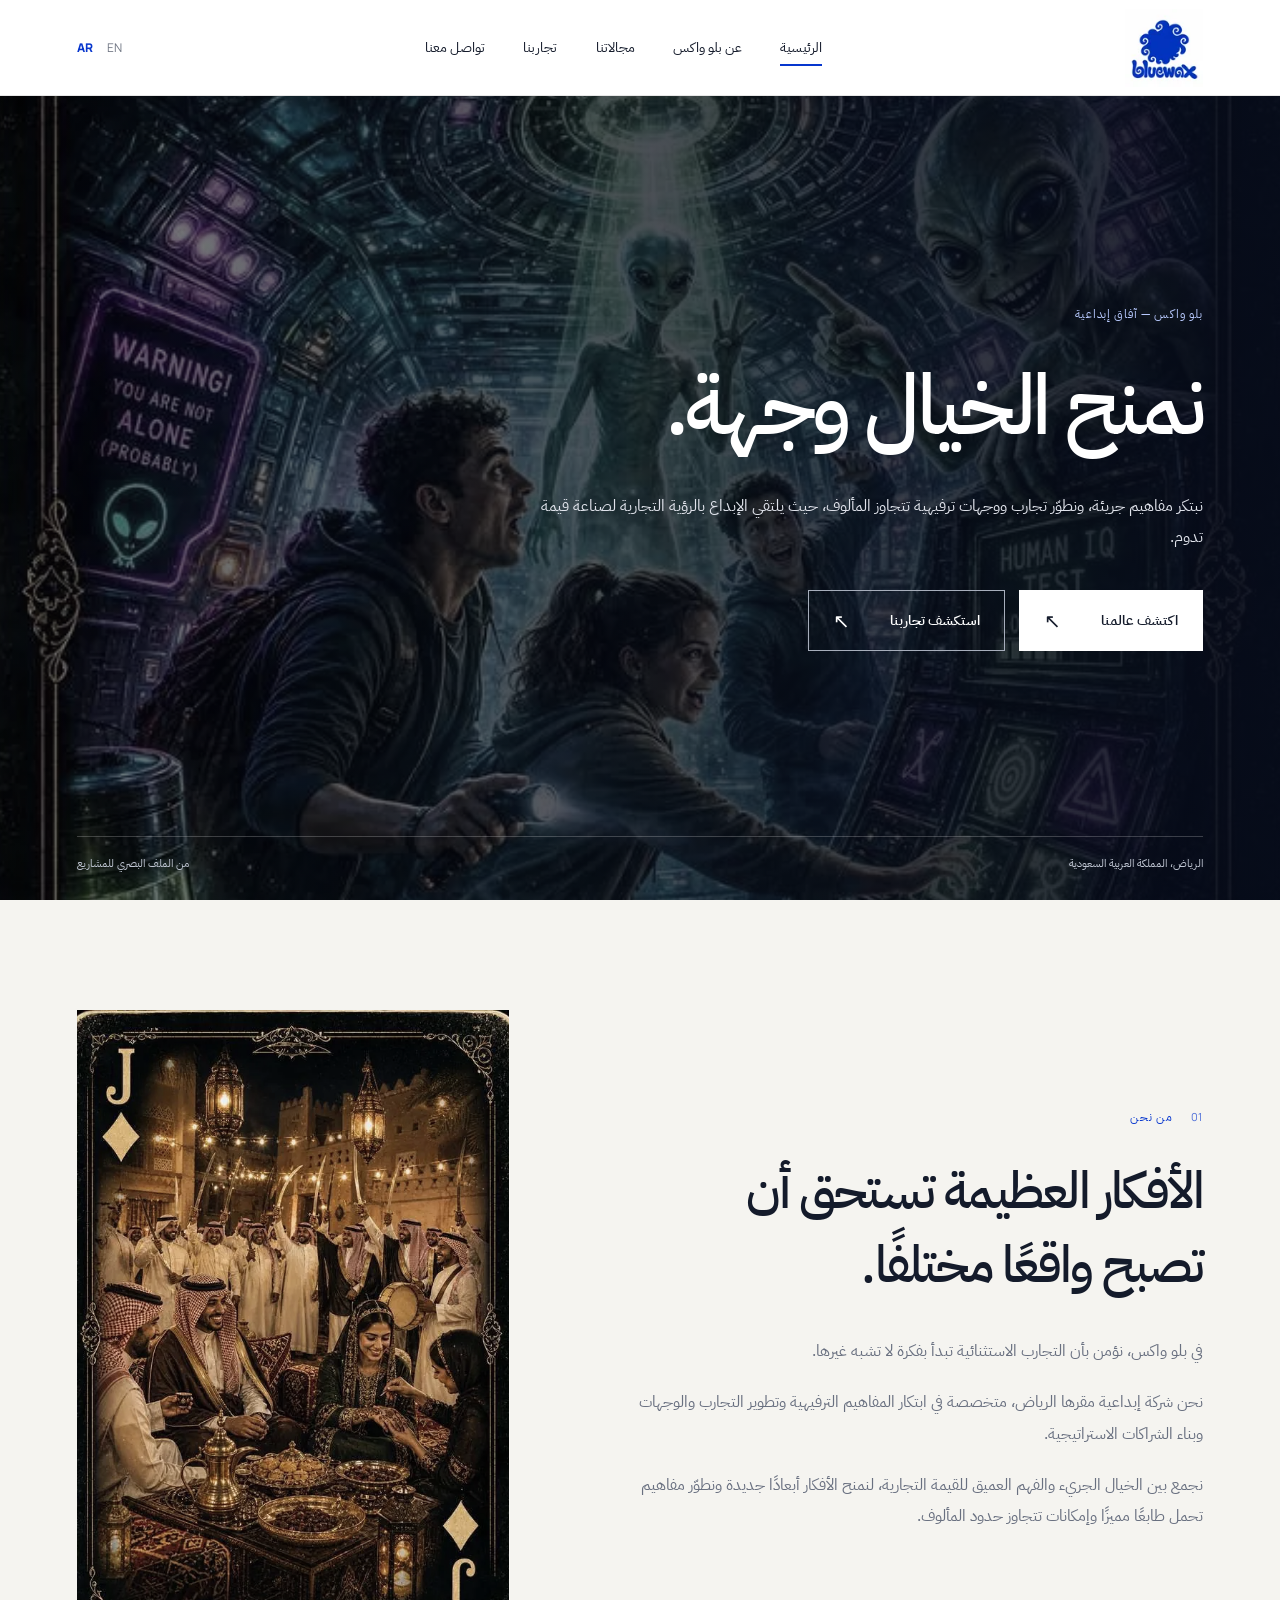
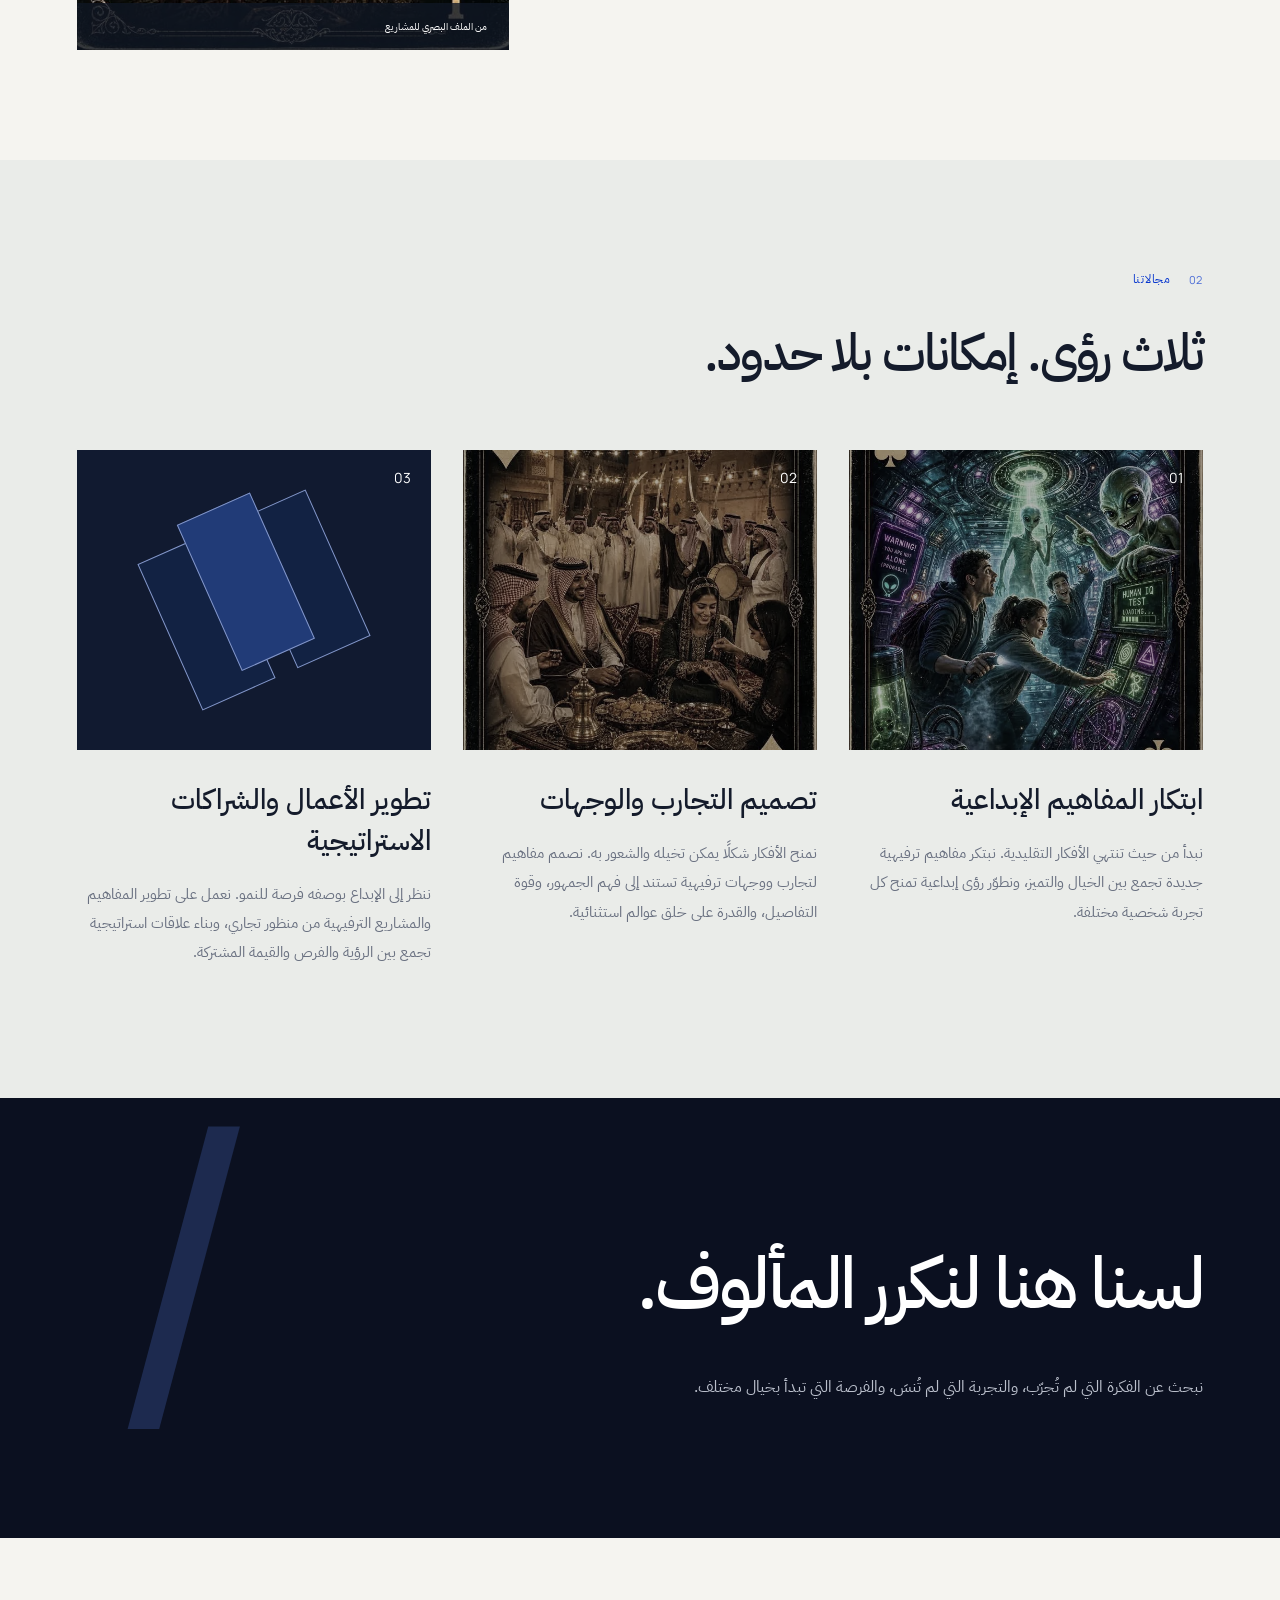
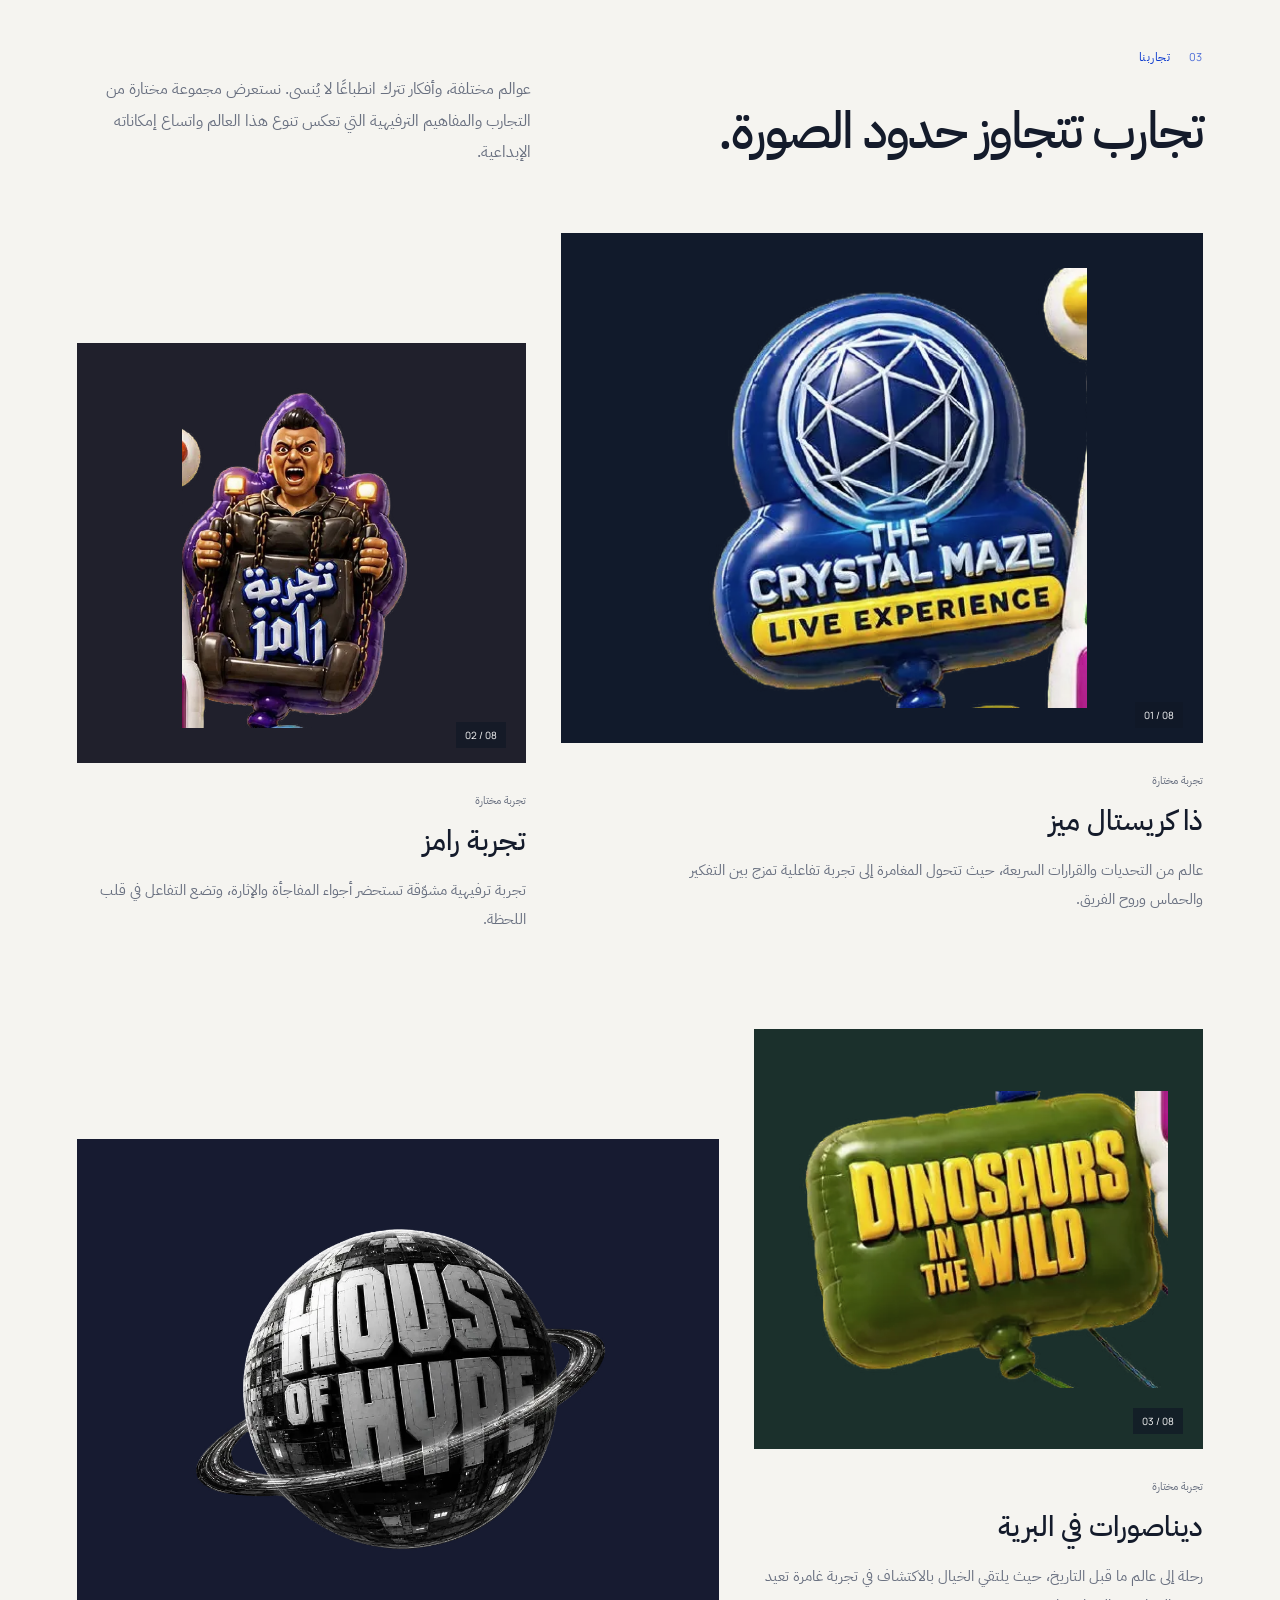
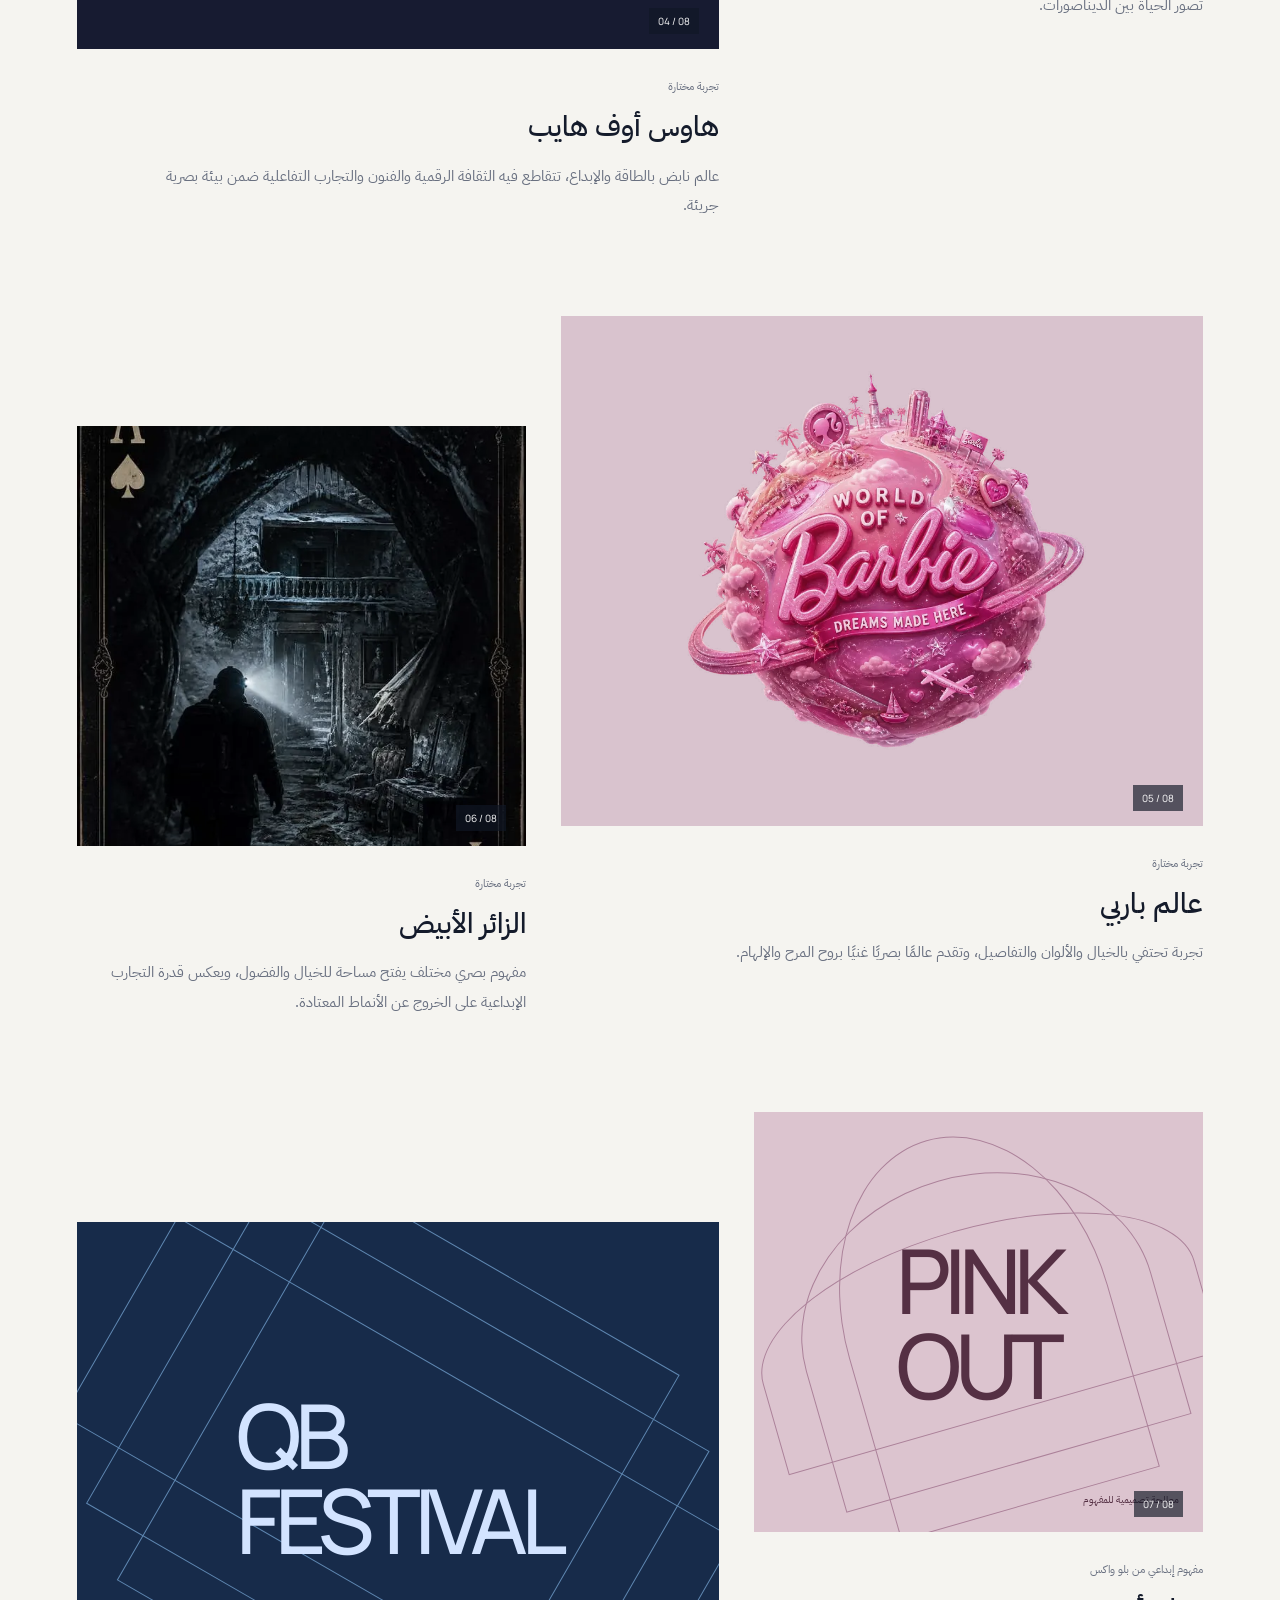
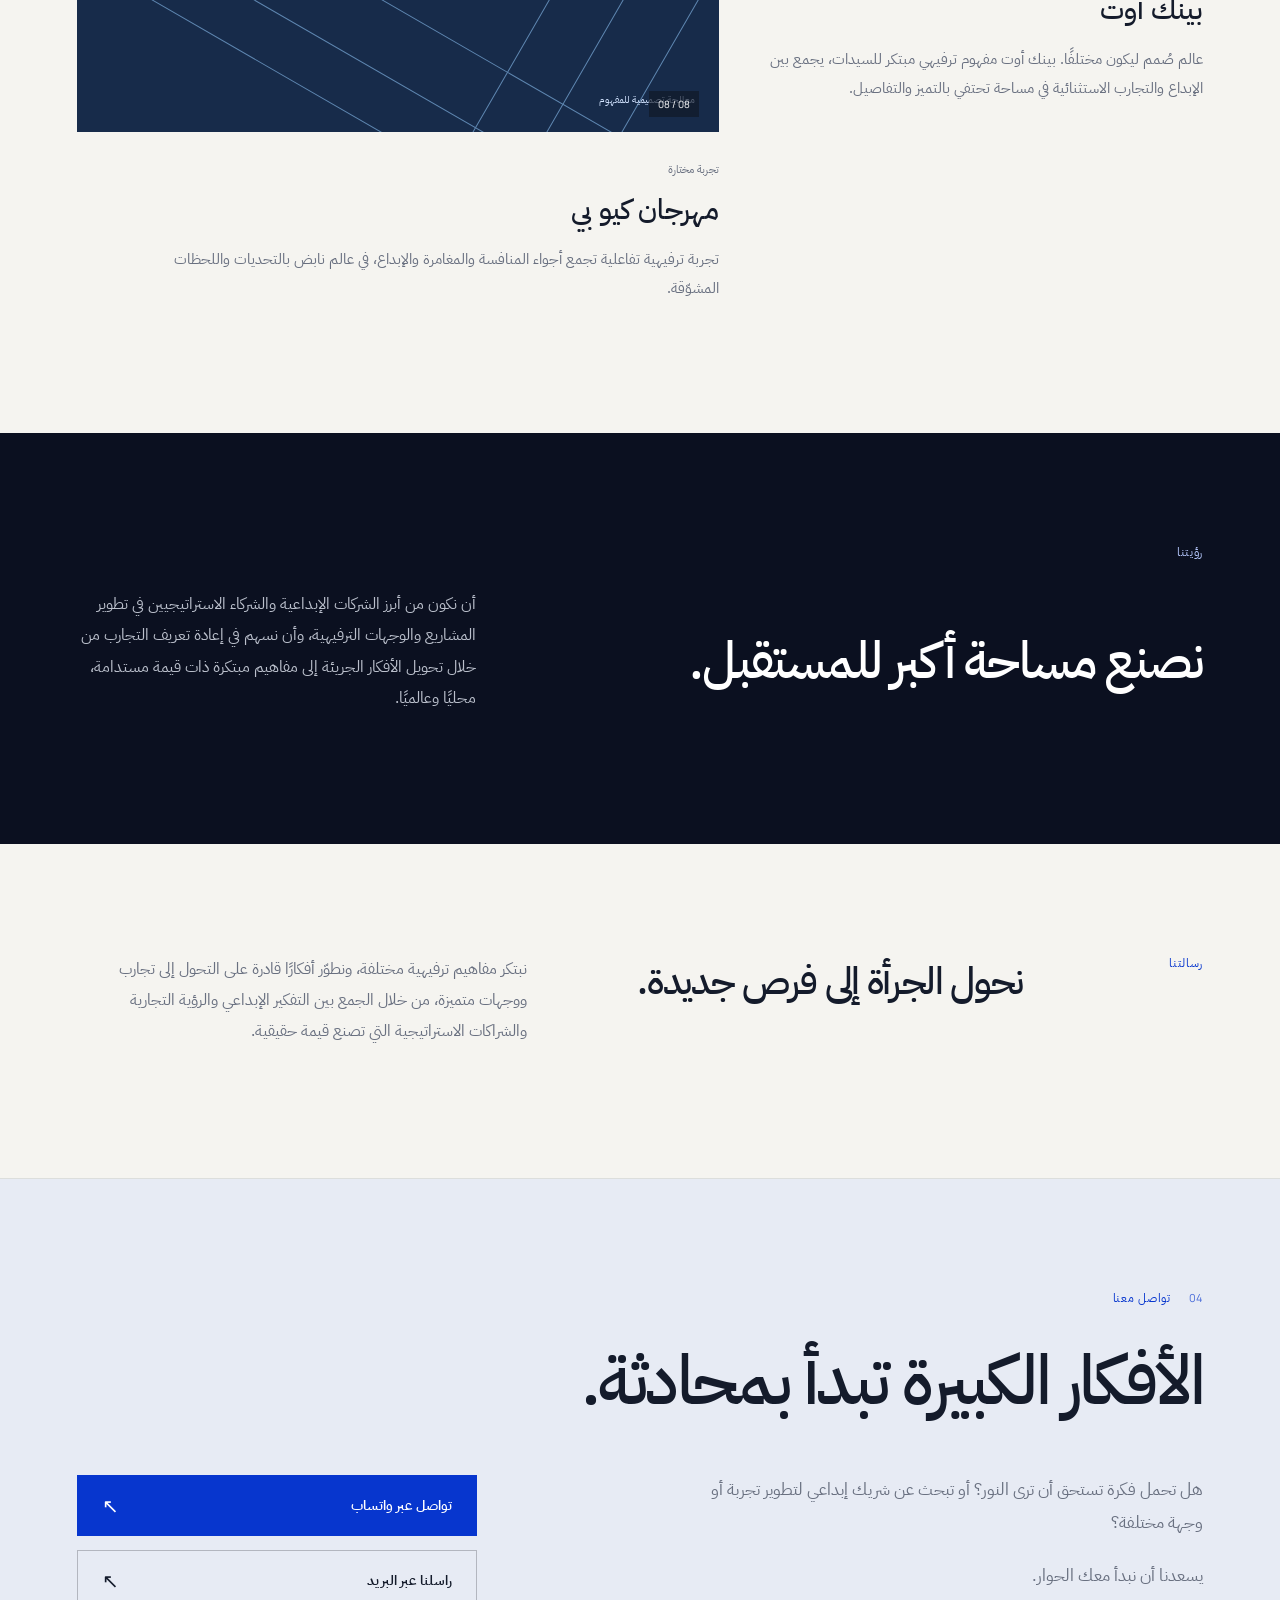
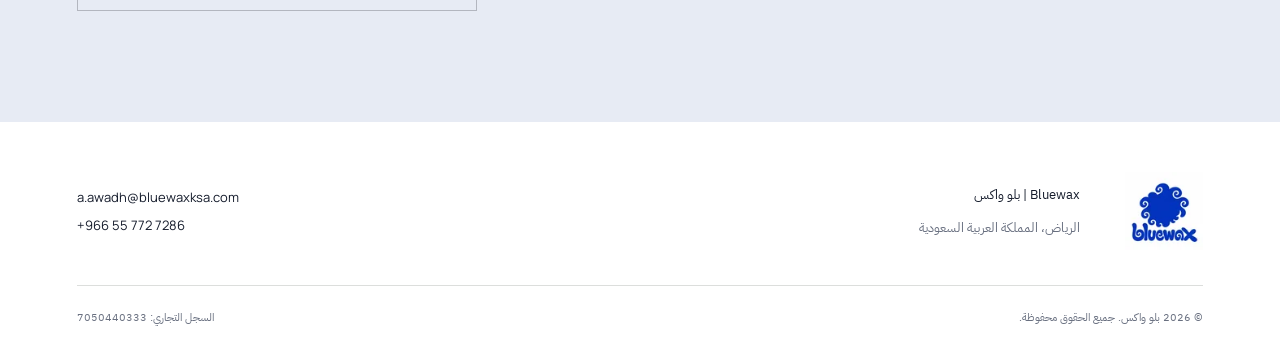
<file: index.html>
<!doctype html><html lang="ar" dir="rtl"><head><meta charset="utf-8"><meta name="viewport" content="width=device-width, initial-scale=1"><title>بلو واكس | ابتكار التجارب والوجهات الترفيهية</title><meta name="description" content="بلو واكس شركة إبداعية في الرياض تبتكر المفاهيم والتجارب الترفيهية وتطوّر الوجهات والشراكات الاستراتيجية. استكشف عالمنا وتواصل معنا لمشروعك القادم."><meta name="theme-color" content="#0b1020"><link rel="canonical" href="https://bluewaxksa.com/"><link rel="alternate" hreflang="ar" href="https://bluewaxksa.com/"><link rel="alternate" hreflang="en" href="https://bluewaxksa.com/en/"><link rel="alternate" hreflang="x-default" href="https://bluewaxksa.com/"><meta property="og:type" content="website"><meta property="og:site_name" content="Bluewax"><meta property="og:title" content="بلو واكس | ابتكار التجارب والوجهات الترفيهية"><meta property="og:description" content="بلو واكس شركة إبداعية في الرياض تبتكر المفاهيم والتجارب الترفيهية وتطوّر الوجهات والشراكات الاستراتيجية. استكشف عالمنا وتواصل معنا لمشروعك القادم."><meta property="og:url" content="https://bluewaxksa.com/"><meta property="og:image" content="https://bluewaxksa.com/assets/logo.png"><meta property="og:image:alt" content="Bluewax | بلو واكس"><meta property="og:locale" content="ar_SA"><meta property="og:locale:alternate" content="en_US"><meta name="twitter:card" content="summary"><meta name="twitter:title" content="بلو واكس | ابتكار التجارب والوجهات الترفيهية"><meta name="twitter:description" content="بلو واكس شركة إبداعية في الرياض تبتكر المفاهيم والتجارب الترفيهية وتطوّر الوجهات والشراكات الاستراتيجية. استكشف عالمنا وتواصل معنا لمشروعك القادم."><meta name="twitter:image" content="https://bluewaxksa.com/assets/logo.png"><link rel="icon" type="image/png" href="/assets/favicon.png"><link rel="stylesheet" href="/assets/static/fonts-ar-62089e9844.css"><link rel="stylesheet" href="/assets/static/site-a84a179111.css"><script src="/assets/static/site-0bbefd2f40.js" defer></script><script type="application/ld+json">{"@context": "https://schema.org", "@graph": [{"@type": "Organization", "@id": "https://bluewaxksa.com/#organization", "name": "Bluewax", "alternateName": "بلو واكس", "url": "https://bluewaxksa.com/", "logo": "https://bluewaxksa.com/assets/logo.png", "email": "a.awadh@bluewaxksa.com", "telephone": "+966557727286", "address": {"@type": "PostalAddress", "addressLocality": "Riyadh", "addressCountry": "SA"}}, {"@type": "WebSite", "@id": "https://bluewaxksa.com/#website", "url": "https://bluewaxksa.com/", "name": "Bluewax", "inLanguage": ["ar", "en"], "publisher": {"@id": "https://bluewaxksa.com/#organization"}}, {"@type": "WebPage", "@id": "https://bluewaxksa.com/#webpage", "url": "https://bluewaxksa.com/", "name": "بلو واكس | ابتكار التجارب والوجهات الترفيهية", "description": "بلو واكس شركة إبداعية في الرياض تبتكر المفاهيم والتجارب الترفيهية وتطوّر الوجهات والشراكات الاستراتيجية. استكشف عالمنا وتواصل معنا لمشروعك القادم.", "inLanguage": "ar", "isPartOf": {"@id": "https://bluewaxksa.com/#website"}}]}</script></head><body class="page-home"><a class="skip" href="#main">انتقل إلى المحتوى</a><header class="site-header"><a class="brand" href="/" aria-label="Bluewax"><img src="/assets/optimized/logo-192-8eaaf62738.webp" srcset="/assets/optimized/logo-96-35b06030b7.webp 96w, /assets/optimized/logo-192-8eaaf62738.webp 192w" sizes="96px" width="192" height="192" alt="Bluewax" class="" loading="eager" decoding="async"></a><nav id="main-nav" aria-label="التنقل الرئيسي"><a href="/" aria-current="page">الرئيسية</a><a href="/about/">عن بلو واكس</a><a href="/services/">مجالاتنا</a><a href="/work/">تجاربنا</a><a href="/contact/">تواصل معنا</a></nav><div class="header-tools"><div class="language"><a lang="ar" hreflang="ar" href="/" aria-current="true">AR</a><a lang="en" hreflang="en" href="/en/">EN</a></div><button class="menu-toggle" aria-expanded="false" aria-controls="main-nav" aria-label="القائمة"><span></span><span></span></button></div></header><main id="main"><section class="hero dark"><div class="hero-media"><img src="/assets/optimized/ufo-678-8fb86d11fd.webp" srcset="/assets/optimized/ufo-400-3b8ba41caa.webp 400w, /assets/optimized/ufo-678-8fb86d11fd.webp 678w" sizes="100vw" width="678" height="960" alt="تصوّر بصري لعالم ترفيهي من ملف المشاريع" class="" loading="eager" decoding="async" fetchpriority="high"></div><div class="hero-overlay"></div><div class="hero-content"><div class="eyebrow"><span></span>بلو واكس — آفاق إبداعية</div><h1>نمنح الخيال وجهة.</h1><p>نبتكر مفاهيم جريئة، ونطوّر تجارب ووجهات ترفيهية تتجاوز المألوف، حيث يلتقي الإبداع بالرؤية التجارية لصناعة قيمة تدوم.</p><div class="hero-actions"><a href="#about" class="button white">اكتشف عالمنا<span aria-hidden="true">↖</span></a><a href="#projects" class="button ghost">استكشف تجاربنا<span aria-hidden="true">↖</span></a></div></div><div class="hero-caption"><span>الرياض، المملكة العربية السعودية</span><span>من الملف البصري للمشاريع</span></div></section><section class="section about" id="about"><div><div class="eyebrow"><span>01</span>من نحن</div><h2>الأفكار العظيمة تستحق أن تصبح واقعًا مختلفًا.</h2><p>في بلو واكس، نؤمن بأن التجارب الاستثنائية تبدأ بفكرة لا تشبه غيرها.</p><p>نحن شركة إبداعية مقرها الرياض، متخصصة في ابتكار المفاهيم الترفيهية وتطوير التجارب والوجهات وبناء الشراكات الاستراتيجية.</p><p>نجمع بين الخيال الجريء والفهم العميق للقيمة التجارية، لنمنح الأفكار أبعادًا جديدة ونطوّر مفاهيم تحمل طابعًا مميزًا وإمكانات تتجاوز حدود المألوف.</p></div><figure class="about-art"><img src="/assets/optimized/qiran-633-f0d0f04a34.webp" srcset="/assets/optimized/qiran-400-b31636b08f.webp 400w, /assets/optimized/qiran-633-f0d0f04a34.webp 633w" sizes="(max-width: 760px) 90vw, (max-width: 1050px) 46vw, 55vw" width="633" height="895" alt="تصوّر بصري لعالم ترفيهي من ملف المشاريع" class="" loading="lazy" decoding="async"><figcaption>من الملف البصري للمشاريع</figcaption></figure></section><section class="section expertise" id="expertise"><div class="eyebrow"><span>02</span>مجالاتنا</div><h2>ثلاث رؤى. إمكانات بلا حدود.</h2><div class="disciplines"><article class="discipline"><div class="discipline-art"><img src="/assets/optimized/ufo-678-8fb86d11fd.webp" srcset="/assets/optimized/ufo-400-3b8ba41caa.webp 400w, /assets/optimized/ufo-678-8fb86d11fd.webp 678w" sizes="(max-width: 760px) 90vw, (max-width: 1050px) 46vw, 55vw" width="678" height="960" alt="تصوّر بصري لعالم ترفيهي من ملف المشاريع" class="" loading="lazy" decoding="async"><span class="discipline-no">01</span></div><h3>ابتكار المفاهيم الإبداعية</h3><p>نبدأ من حيث تنتهي الأفكار التقليدية. نبتكر مفاهيم ترفيهية جديدة تجمع بين الخيال والتميز، ونطوّر رؤى إبداعية تمنح كل تجربة شخصية مختلفة.</p></article><article class="discipline"><div class="discipline-art"><img src="/assets/optimized/qiran-633-f0d0f04a34.webp" srcset="/assets/optimized/qiran-400-b31636b08f.webp 400w, /assets/optimized/qiran-633-f0d0f04a34.webp 633w" sizes="(max-width: 760px) 90vw, (max-width: 1050px) 46vw, 55vw" width="633" height="895" alt="تصوّر بصري لعالم ترفيهي من ملف المشاريع" class="" loading="lazy" decoding="async"><span class="discipline-no">02</span></div><h3>تصميم التجارب والوجهات</h3><p>نمنح الأفكار شكلًا يمكن تخيله والشعور به. نصمم مفاهيم لتجارب ووجهات ترفيهية تستند إلى فهم الجمهور، وقوة التفاصيل، والقدرة على خلق عوالم استثنائية.</p></article><article class="discipline"><div class="discipline-art"><div class="discipline-lines" aria-hidden="true"><i></i><i></i><i></i></div><span class="discipline-no">03</span></div><h3>تطوير الأعمال والشراكات الاستراتيجية</h3><p>ننظر إلى الإبداع بوصفه فرصة للنمو. نعمل على تطوير المفاهيم والمشاريع الترفيهية من منظور تجاري، وبناء علاقات استراتيجية تجمع بين الرؤية والفرص والقيمة المشتركة.</p></article></div></section><section class="section statement dark"><span class="statement-mark" aria-hidden="true">/</span><h2>لسنا هنا لنكرر المألوف.</h2><p>نبحث عن الفكرة التي لم تُجرّب، والتجربة التي لم تُنسَ، والفرصة التي تبدأ بخيال مختلف.</p></section><section class="section works" id="projects"><div class="section-top"><div><div class="eyebrow"><span>03</span>تجاربنا</div><h2>تجارب تتجاوز حدود الصورة.</h2></div><p>عوالم مختلفة، وأفكار تترك انطباعًا لا يُنسى. نستعرض مجموعة مختارة من التجارب والمفاهيم الترفيهية التي تعكس تنوع هذا العالم واتساع إمكاناته الإبداعية.</p></div><div class="project-grid"><article class="project"><div class="project-visual crystal-maze"><img src="/assets/optimized/crystal-maze-400-21b413662b.webp" srcset="/assets/optimized/crystal-maze-400-21b413662b.webp 400w" sizes="(max-width: 760px) 90vw, (max-width: 1050px) 46vw, 55vw" width="400" height="430" alt="ذا كريستال ميز" class="project-image" loading="lazy" decoding="async"><span class="project-index">01 / 08</span></div><div class="project-info"><span class="project-type">تجربة مختارة</span><h3>ذا كريستال ميز</h3><p>عالم من التحديات والقرارات السريعة، حيث تتحول المغامرة إلى تجربة تفاعلية تمزج بين التفكير والحماس وروح الفريق.</p></div></article><article class="project"><div class="project-visual ramez"><img src="/assets/optimized/ramez-370-63bfb93ff7.webp" srcset="/assets/optimized/ramez-370-63bfb93ff7.webp 370w" sizes="(max-width: 760px) 90vw, (max-width: 1050px) 46vw, 55vw" width="370" height="545" alt="تجربة رامز" class="project-image" loading="lazy" decoding="async"><span class="project-index">02 / 08</span></div><div class="project-info"><span class="project-type">تجربة مختارة</span><h3>تجربة رامز</h3><p>تجربة ترفيهية مشوّقة تستحضر أجواء المفاجأة والإثارة، وتضع التفاعل في قلب اللحظة.</p></div></article><article class="project"><div class="project-visual dinosaurs"><img src="/assets/optimized/dinosaurs-402-341b845d27.webp" srcset="/assets/optimized/dinosaurs-399-fc91d9b604.webp 399w, /assets/optimized/dinosaurs-402-341b845d27.webp 402w" sizes="(max-width: 760px) 90vw, (max-width: 1050px) 46vw, 55vw" width="402" height="315" alt="ديناصورات في البرية" class="project-image" loading="lazy" decoding="async"><span class="project-index">03 / 08</span></div><div class="project-info"><span class="project-type">تجربة مختارة</span><h3>ديناصورات في البرية</h3><p>رحلة إلى عالم ما قبل التاريخ، حيث يلتقي الخيال بالاكتشاف في تجربة غامرة تعيد تصور الحياة بين الديناصورات.</p></div></article><article class="project"><div class="project-visual house-of-hype"><img src="/assets/optimized/house-of-hype-944-a5fc1f3b4a.webp" srcset="/assets/optimized/house-of-hype-400-117787aab7.webp 400w, /assets/optimized/house-of-hype-800-7aeb91d2c5.webp 800w, /assets/optimized/house-of-hype-944-a5fc1f3b4a.webp 944w" sizes="(max-width: 760px) 90vw, (max-width: 1050px) 46vw, 55vw" width="944" height="944" alt="هاوس أوف هايب" class="project-image" loading="lazy" decoding="async"><span class="project-index">04 / 08</span></div><div class="project-info"><span class="project-type">تجربة مختارة</span><h3>هاوس أوف هايب</h3><p>عالم نابض بالطاقة والإبداع، تتقاطع فيه الثقافة الرقمية والفنون والتجارب التفاعلية ضمن بيئة بصرية جريئة.</p></div></article><article class="project"><div class="project-visual barbie"><img src="/assets/optimized/barbie-1200-5688af4b80.webp" srcset="/assets/optimized/barbie-400-c804e54d91.webp 400w, /assets/optimized/barbie-800-56c0afb0ef.webp 800w, /assets/optimized/barbie-1200-5688af4b80.webp 1200w" sizes="(max-width: 760px) 90vw, (max-width: 1050px) 46vw, 55vw" width="1200" height="1200" alt="عالم باربي" class="project-image" loading="lazy" decoding="async"><span class="project-index">05 / 08</span></div><div class="project-info"><span class="project-type">تجربة مختارة</span><h3>عالم باربي</h3><p>تجربة تحتفي بالخيال والألوان والتفاصيل، وتقدم عالمًا بصريًا غنيًا بروح المرح والإلهام.</p></div></article><article class="project"><div class="project-visual white-visitor"><img src="/assets/optimized/white-visitor-633-2cfa0e68c7.webp" srcset="/assets/optimized/white-visitor-400-d8e1af3166.webp 400w, /assets/optimized/white-visitor-633-2cfa0e68c7.webp 633w" sizes="(max-width: 760px) 90vw, (max-width: 1050px) 46vw, 55vw" width="633" height="895" alt="الزائر الأبيض" class="project-image" loading="lazy" decoding="async"><span class="project-index">06 / 08</span></div><div class="project-info"><span class="project-type">تجربة مختارة</span><h3>الزائر الأبيض</h3><p>مفهوم بصري مختلف يفتح مساحة للخيال والفضول، ويعكس قدرة التجارب الإبداعية على الخروج عن الأنماط المعتادة.</p></div></article><article class="project"><div class="project-visual pinkout"><div class="concept-art"><div class="concept-geometry" aria-hidden="true"><i></i><i></i><i></i></div><strong dir="ltr">PINK<br>OUT</strong><small>معالجة تصميمية للمفهوم</small></div><span class="project-index">07 / 08</span></div><div class="project-info"><span class="project-type">مفهوم إبداعي من بلو واكس</span><h3>بينك أوت</h3><p>عالم صُمم ليكون مختلفًا. بينك أوت مفهوم ترفيهي مبتكر للسيدات، يجمع بين الإبداع والتجارب الاستثنائية في مساحة تحتفي بالتميز والتفاصيل.</p></div></article><article class="project"><div class="project-visual qbfestival"><div class="concept-art"><div class="concept-geometry" aria-hidden="true"><i></i><i></i><i></i></div><strong dir="ltr">QB<br>FESTIVAL</strong><small>معالجة تصميمية للمفهوم</small></div><span class="project-index">08 / 08</span></div><div class="project-info"><span class="project-type">تجربة مختارة</span><h3>مهرجان كيو بي</h3><p>تجربة ترفيهية تفاعلية تجمع أجواء المنافسة والمغامرة والإبداع، في عالم نابض بالتحديات واللحظات المشوّقة.</p></div></article></div></section><section class="section vision dark"><div class="eyebrow"><span></span>رؤيتنا</div><div class="vision-layout"><h2>نصنع مساحة أكبر للمستقبل.</h2><p>أن نكون من أبرز الشركات الإبداعية والشركاء الاستراتيجيين في تطوير المشاريع والوجهات الترفيهية، وأن نسهم في إعادة تعريف التجارب من خلال تحويل الأفكار الجريئة إلى مفاهيم مبتكرة ذات قيمة مستدامة، محليًا وعالميًا.</p></div></section><section class="section mission"><div class="eyebrow"><span></span>رسالتنا</div><h2>نحول الجرأة إلى فرص جديدة.</h2><p>نبتكر مفاهيم ترفيهية مختلفة، ونطوّر أفكارًا قادرة على التحول إلى تجارب ووجهات متميزة، من خلال الجمع بين التفكير الإبداعي والرؤية التجارية والشراكات الاستراتيجية التي تصنع قيمة حقيقية.</p></section><section class="section contact" id="contact"><div class="eyebrow"><span>04</span>تواصل معنا</div><h2>الأفكار الكبيرة تبدأ بمحادثة.</h2><div class="contact-bottom"><div><p>هل تحمل فكرة تستحق أن ترى النور؟ أو تبحث عن شريك إبداعي لتطوير تجربة أو وجهة مختلفة؟</p><p>يسعدنا أن نبدأ معك الحوار.</p></div><div class="contact-actions"><a href="https://wa.me/966557727286?text=%D9%85%D8%B1%D8%AD%D8%A8%D9%8B%D8%A7%20%D9%81%D8%B1%D9%8A%D9%82%20%D8%A8%D9%84%D9%88%20%D9%88%D8%A7%D9%83%D8%B3%D8%8C%20%D8%A3%D8%B1%D8%BA%D8%A8%20%D9%81%D9%8A%20%D8%A7%D9%84%D8%AA%D9%88%D8%A7%D8%B5%D9%84%20%D9%85%D8%B9%D9%83%D9%85%20%D8%A8%D8%B4%D8%A3%D9%86%20%D9%81%D8%B1%D8%B5%D8%A9%20%D8%AA%D8%B9%D8%A7%D9%88%D9%86%20%D8%A3%D9%88%20%D9%85%D8%B4%D8%B1%D9%88%D8%B9%20%D8%AC%D8%AF%D9%8A%D8%AF." class="button" target="_blank" rel="noopener noreferrer">تواصل عبر واتساب<span aria-hidden="true">↖</span></a><a href="mailto:a.awadh@bluewaxksa.com" class="button secondary">راسلنا عبر البريد<span aria-hidden="true">↖</span></a></div></div></section></main><footer><div class="footer-top"><a href="/" class="brand"><img src="/assets/optimized/logo-192-8eaaf62738.webp" srcset="/assets/optimized/logo-96-35b06030b7.webp 96w, /assets/optimized/logo-192-8eaaf62738.webp 192w" sizes="96px" width="192" height="192" alt="Bluewax" class="" loading="eager" decoding="async"></a><div><p class="company-name">Bluewax | بلو واكس</p><p>الرياض، المملكة العربية السعودية</p></div><div class="footer-contacts"><a href="mailto:a.awadh@bluewaxksa.com">a.awadh@bluewaxksa.com</a><a dir="ltr" href="https://wa.me/966557727286" target="_blank" rel="noopener noreferrer">+966 55 772 7286</a></div></div><div class="footer-bottom"><span>© <span data-year>2026</span> بلو واكس. جميع الحقوق محفوظة.</span><span>السجل التجاري: <bdi>7050440333</bdi></span></div></footer></body></html>
</file>
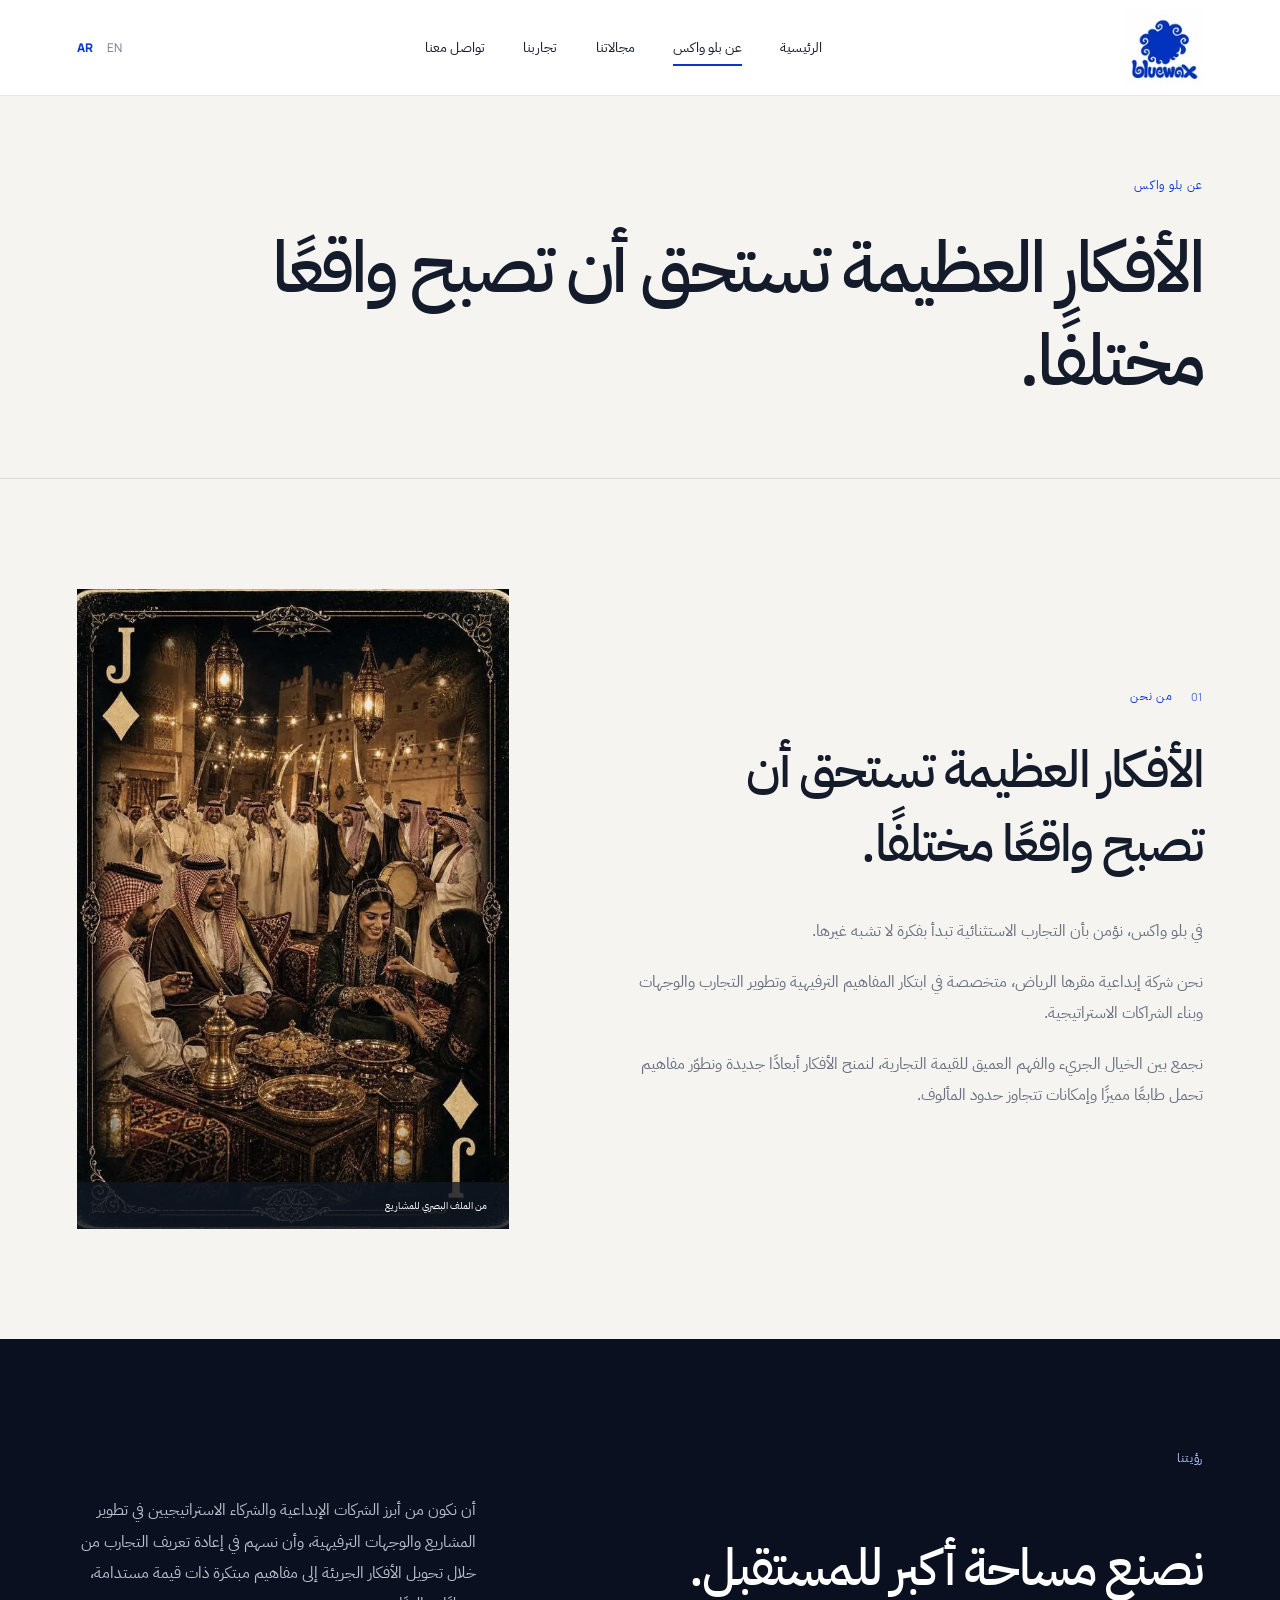
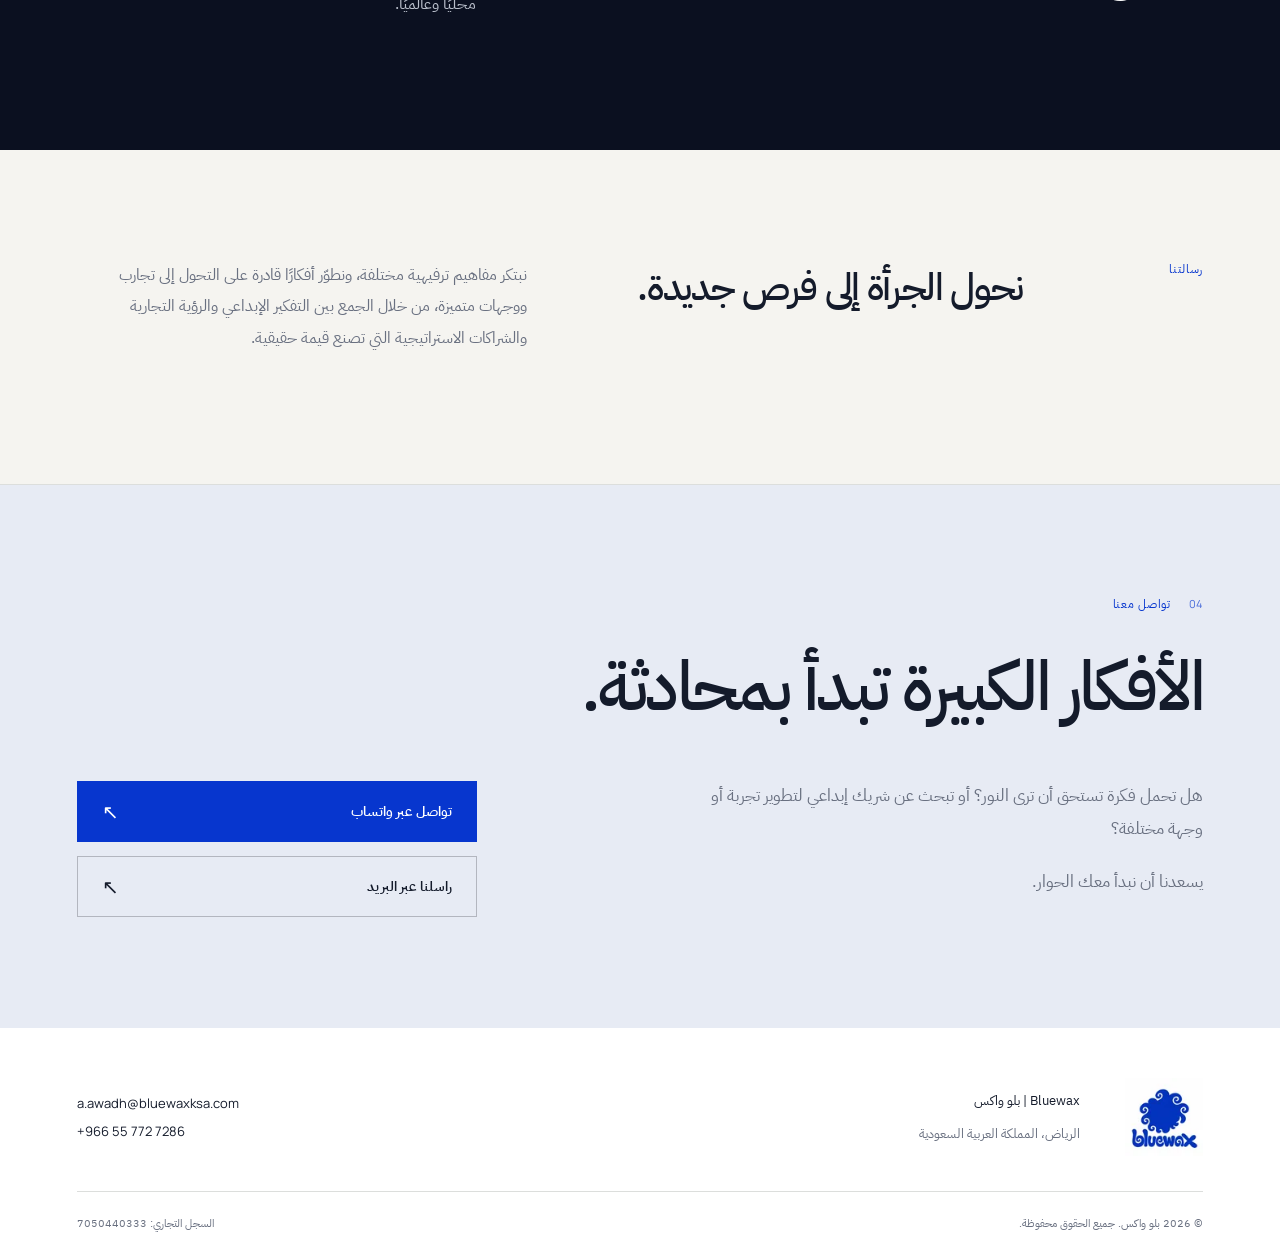
<file: about/index.html>
<!doctype html><html lang="ar" dir="rtl"><head><meta charset="utf-8"><meta name="viewport" content="width=device-width, initial-scale=1"><title>عن بلو واكس | رؤيتنا ورسالتنا</title><meta name="description" content="تعرّف على بلو واكس ورؤيتنا ورسالتنا في ابتكار تجارب ترفيهية مؤثرة وتطوير وجهات تجمع الإبداع والتصميم والشراكات الاستراتيجية."><meta name="theme-color" content="#0b1020"><link rel="canonical" href="https://bluewaxksa.com/about/"><link rel="alternate" hreflang="ar" href="https://bluewaxksa.com/about/"><link rel="alternate" hreflang="en" href="https://bluewaxksa.com/en/about/"><link rel="alternate" hreflang="x-default" href="https://bluewaxksa.com/about/"><meta property="og:type" content="website"><meta property="og:site_name" content="Bluewax"><meta property="og:title" content="عن بلو واكس | رؤيتنا ورسالتنا"><meta property="og:description" content="تعرّف على بلو واكس ورؤيتنا ورسالتنا في ابتكار تجارب ترفيهية مؤثرة وتطوير وجهات تجمع الإبداع والتصميم والشراكات الاستراتيجية."><meta property="og:url" content="https://bluewaxksa.com/about/"><meta property="og:image" content="https://bluewaxksa.com/assets/logo.png"><meta property="og:image:alt" content="Bluewax | بلو واكس"><meta property="og:locale" content="ar_SA"><meta property="og:locale:alternate" content="en_US"><meta name="twitter:card" content="summary"><meta name="twitter:title" content="عن بلو واكس | رؤيتنا ورسالتنا"><meta name="twitter:description" content="تعرّف على بلو واكس ورؤيتنا ورسالتنا في ابتكار تجارب ترفيهية مؤثرة وتطوير وجهات تجمع الإبداع والتصميم والشراكات الاستراتيجية."><meta name="twitter:image" content="https://bluewaxksa.com/assets/logo.png"><link rel="icon" type="image/png" href="/assets/favicon.png"><link rel="stylesheet" href="/assets/static/fonts-ar-62089e9844.css"><link rel="stylesheet" href="/assets/static/site-a84a179111.css"><script src="/assets/static/site-0bbefd2f40.js" defer></script><script type="application/ld+json">{"@context": "https://schema.org", "@graph": [{"@type": "Organization", "@id": "https://bluewaxksa.com/#organization", "name": "Bluewax", "alternateName": "بلو واكس", "url": "https://bluewaxksa.com/", "logo": "https://bluewaxksa.com/assets/logo.png", "email": "a.awadh@bluewaxksa.com", "telephone": "+966557727286", "address": {"@type": "PostalAddress", "addressLocality": "Riyadh", "addressCountry": "SA"}}, {"@type": "WebSite", "@id": "https://bluewaxksa.com/#website", "url": "https://bluewaxksa.com/", "name": "Bluewax", "inLanguage": ["ar", "en"], "publisher": {"@id": "https://bluewaxksa.com/#organization"}}, {"@type": "WebPage", "@id": "https://bluewaxksa.com/about/#webpage", "url": "https://bluewaxksa.com/about/", "name": "عن بلو واكس | رؤيتنا ورسالتنا", "description": "تعرّف على بلو واكس ورؤيتنا ورسالتنا في ابتكار تجارب ترفيهية مؤثرة وتطوير وجهات تجمع الإبداع والتصميم والشراكات الاستراتيجية.", "inLanguage": "ar", "isPartOf": {"@id": "https://bluewaxksa.com/#website"}}, {"@type": "BreadcrumbList", "itemListElement": [{"@type": "ListItem", "position": 1, "name": "الرئيسية", "item": "https://bluewaxksa.com/"}, {"@type": "ListItem", "position": 2, "name": "عن بلو واكس", "item": "https://bluewaxksa.com/about/"}]}]}</script></head><body class="page-about"><a class="skip" href="#main">انتقل إلى المحتوى</a><header class="site-header"><a class="brand" href="/" aria-label="Bluewax"><img src="/assets/optimized/logo-192-8eaaf62738.webp" srcset="/assets/optimized/logo-96-35b06030b7.webp 96w, /assets/optimized/logo-192-8eaaf62738.webp 192w" sizes="96px" width="192" height="192" alt="Bluewax" class="" loading="eager" decoding="async"></a><nav id="main-nav" aria-label="التنقل الرئيسي"><a href="/">الرئيسية</a><a href="/about/" aria-current="page">عن بلو واكس</a><a href="/services/">مجالاتنا</a><a href="/work/">تجاربنا</a><a href="/contact/">تواصل معنا</a></nav><div class="header-tools"><div class="language"><a lang="ar" hreflang="ar" href="/about/" aria-current="true">AR</a><a lang="en" hreflang="en" href="/en/about/">EN</a></div><button class="menu-toggle" aria-expanded="false" aria-controls="main-nav" aria-label="القائمة"><span></span><span></span></button></div></header><main id="main"><section class="section page-title"><div class="eyebrow"><span></span>عن بلو واكس</div><h1>الأفكار العظيمة تستحق أن تصبح واقعًا مختلفًا.</h1></section><section class="section about" id="about"><div><div class="eyebrow"><span>01</span>من نحن</div><h2>الأفكار العظيمة تستحق أن تصبح واقعًا مختلفًا.</h2><p>في بلو واكس، نؤمن بأن التجارب الاستثنائية تبدأ بفكرة لا تشبه غيرها.</p><p>نحن شركة إبداعية مقرها الرياض، متخصصة في ابتكار المفاهيم الترفيهية وتطوير التجارب والوجهات وبناء الشراكات الاستراتيجية.</p><p>نجمع بين الخيال الجريء والفهم العميق للقيمة التجارية، لنمنح الأفكار أبعادًا جديدة ونطوّر مفاهيم تحمل طابعًا مميزًا وإمكانات تتجاوز حدود المألوف.</p></div><figure class="about-art"><img src="/assets/optimized/qiran-633-f0d0f04a34.webp" srcset="/assets/optimized/qiran-400-b31636b08f.webp 400w, /assets/optimized/qiran-633-f0d0f04a34.webp 633w" sizes="(max-width: 760px) 90vw, (max-width: 1050px) 46vw, 55vw" width="633" height="895" alt="تصوّر بصري لعالم ترفيهي من ملف المشاريع" class="" loading="lazy" decoding="async"><figcaption>من الملف البصري للمشاريع</figcaption></figure></section><section class="section vision dark"><div class="eyebrow"><span></span>رؤيتنا</div><div class="vision-layout"><h2>نصنع مساحة أكبر للمستقبل.</h2><p>أن نكون من أبرز الشركات الإبداعية والشركاء الاستراتيجيين في تطوير المشاريع والوجهات الترفيهية، وأن نسهم في إعادة تعريف التجارب من خلال تحويل الأفكار الجريئة إلى مفاهيم مبتكرة ذات قيمة مستدامة، محليًا وعالميًا.</p></div></section><section class="section mission"><div class="eyebrow"><span></span>رسالتنا</div><h2>نحول الجرأة إلى فرص جديدة.</h2><p>نبتكر مفاهيم ترفيهية مختلفة، ونطوّر أفكارًا قادرة على التحول إلى تجارب ووجهات متميزة، من خلال الجمع بين التفكير الإبداعي والرؤية التجارية والشراكات الاستراتيجية التي تصنع قيمة حقيقية.</p></section><section class="section contact" id="contact"><div class="eyebrow"><span>04</span>تواصل معنا</div><h2>الأفكار الكبيرة تبدأ بمحادثة.</h2><div class="contact-bottom"><div><p>هل تحمل فكرة تستحق أن ترى النور؟ أو تبحث عن شريك إبداعي لتطوير تجربة أو وجهة مختلفة؟</p><p>يسعدنا أن نبدأ معك الحوار.</p></div><div class="contact-actions"><a href="https://wa.me/966557727286?text=%D9%85%D8%B1%D8%AD%D8%A8%D9%8B%D8%A7%20%D9%81%D8%B1%D9%8A%D9%82%20%D8%A8%D9%84%D9%88%20%D9%88%D8%A7%D9%83%D8%B3%D8%8C%20%D8%A3%D8%B1%D8%BA%D8%A8%20%D9%81%D9%8A%20%D8%A7%D9%84%D8%AA%D9%88%D8%A7%D8%B5%D9%84%20%D9%85%D8%B9%D9%83%D9%85%20%D8%A8%D8%B4%D8%A3%D9%86%20%D9%81%D8%B1%D8%B5%D8%A9%20%D8%AA%D8%B9%D8%A7%D9%88%D9%86%20%D8%A3%D9%88%20%D9%85%D8%B4%D8%B1%D9%88%D8%B9%20%D8%AC%D8%AF%D9%8A%D8%AF." class="button" target="_blank" rel="noopener noreferrer">تواصل عبر واتساب<span aria-hidden="true">↖</span></a><a href="mailto:a.awadh@bluewaxksa.com" class="button secondary">راسلنا عبر البريد<span aria-hidden="true">↖</span></a></div></div></section></main><footer><div class="footer-top"><a href="/" class="brand"><img src="/assets/optimized/logo-192-8eaaf62738.webp" srcset="/assets/optimized/logo-96-35b06030b7.webp 96w, /assets/optimized/logo-192-8eaaf62738.webp 192w" sizes="96px" width="192" height="192" alt="Bluewax" class="" loading="eager" decoding="async"></a><div><p class="company-name">Bluewax | بلو واكس</p><p>الرياض، المملكة العربية السعودية</p></div><div class="footer-contacts"><a href="mailto:a.awadh@bluewaxksa.com">a.awadh@bluewaxksa.com</a><a dir="ltr" href="https://wa.me/966557727286" target="_blank" rel="noopener noreferrer">+966 55 772 7286</a></div></div><div class="footer-bottom"><span>© <span data-year>2026</span> بلو واكس. جميع الحقوق محفوظة.</span><span>السجل التجاري: <bdi>7050440333</bdi></span></div></footer></body></html>
</file>
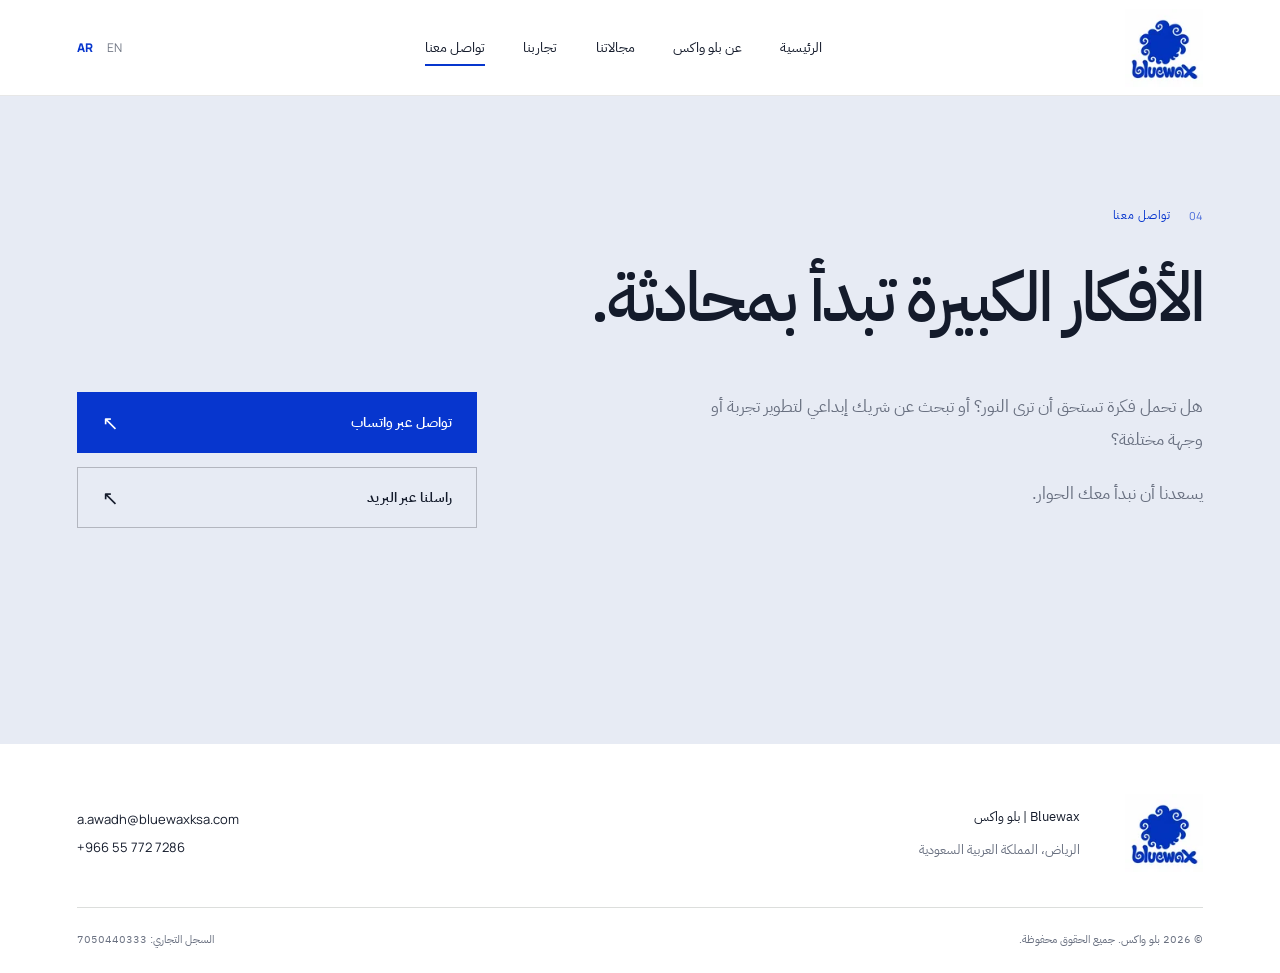
<file: contact/index.html>
<!doctype html><html lang="ar" dir="rtl"><head><meta charset="utf-8"><meta name="viewport" content="width=device-width, initial-scale=1"><title>تواصل مع بلو واكس | لنبتكر تجربتك القادمة</title><meta name="description" content="لديك فكرة أو فرصة تعاون؟ تواصل مع فريق بلو واكس في الرياض عبر واتساب أو البريد الإلكتروني لمناقشة تجربتك أو مشروعك القادم."><meta name="theme-color" content="#0b1020"><link rel="canonical" href="https://bluewaxksa.com/contact/"><link rel="alternate" hreflang="ar" href="https://bluewaxksa.com/contact/"><link rel="alternate" hreflang="en" href="https://bluewaxksa.com/en/contact/"><link rel="alternate" hreflang="x-default" href="https://bluewaxksa.com/contact/"><meta property="og:type" content="website"><meta property="og:site_name" content="Bluewax"><meta property="og:title" content="تواصل مع بلو واكس | لنبتكر تجربتك القادمة"><meta property="og:description" content="لديك فكرة أو فرصة تعاون؟ تواصل مع فريق بلو واكس في الرياض عبر واتساب أو البريد الإلكتروني لمناقشة تجربتك أو مشروعك القادم."><meta property="og:url" content="https://bluewaxksa.com/contact/"><meta property="og:image" content="https://bluewaxksa.com/assets/logo.png"><meta property="og:image:alt" content="Bluewax | بلو واكس"><meta property="og:locale" content="ar_SA"><meta property="og:locale:alternate" content="en_US"><meta name="twitter:card" content="summary"><meta name="twitter:title" content="تواصل مع بلو واكس | لنبتكر تجربتك القادمة"><meta name="twitter:description" content="لديك فكرة أو فرصة تعاون؟ تواصل مع فريق بلو واكس في الرياض عبر واتساب أو البريد الإلكتروني لمناقشة تجربتك أو مشروعك القادم."><meta name="twitter:image" content="https://bluewaxksa.com/assets/logo.png"><link rel="icon" type="image/png" href="/assets/favicon.png"><link rel="stylesheet" href="/assets/static/fonts-ar-62089e9844.css"><link rel="stylesheet" href="/assets/static/site-a84a179111.css"><script src="/assets/static/site-0bbefd2f40.js" defer></script><script type="application/ld+json">{"@context": "https://schema.org", "@graph": [{"@type": "Organization", "@id": "https://bluewaxksa.com/#organization", "name": "Bluewax", "alternateName": "بلو واكس", "url": "https://bluewaxksa.com/", "logo": "https://bluewaxksa.com/assets/logo.png", "email": "a.awadh@bluewaxksa.com", "telephone": "+966557727286", "address": {"@type": "PostalAddress", "addressLocality": "Riyadh", "addressCountry": "SA"}}, {"@type": "WebSite", "@id": "https://bluewaxksa.com/#website", "url": "https://bluewaxksa.com/", "name": "Bluewax", "inLanguage": ["ar", "en"], "publisher": {"@id": "https://bluewaxksa.com/#organization"}}, {"@type": "WebPage", "@id": "https://bluewaxksa.com/contact/#webpage", "url": "https://bluewaxksa.com/contact/", "name": "تواصل مع بلو واكس | لنبتكر تجربتك القادمة", "description": "لديك فكرة أو فرصة تعاون؟ تواصل مع فريق بلو واكس في الرياض عبر واتساب أو البريد الإلكتروني لمناقشة تجربتك أو مشروعك القادم.", "inLanguage": "ar", "isPartOf": {"@id": "https://bluewaxksa.com/#website"}}, {"@type": "BreadcrumbList", "itemListElement": [{"@type": "ListItem", "position": 1, "name": "الرئيسية", "item": "https://bluewaxksa.com/"}, {"@type": "ListItem", "position": 2, "name": "تواصل معنا", "item": "https://bluewaxksa.com/contact/"}]}]}</script></head><body class="page-contact"><a class="skip" href="#main">انتقل إلى المحتوى</a><header class="site-header"><a class="brand" href="/" aria-label="Bluewax"><img src="/assets/optimized/logo-192-8eaaf62738.webp" srcset="/assets/optimized/logo-96-35b06030b7.webp 96w, /assets/optimized/logo-192-8eaaf62738.webp 192w" sizes="96px" width="192" height="192" alt="Bluewax" class="" loading="eager" decoding="async"></a><nav id="main-nav" aria-label="التنقل الرئيسي"><a href="/">الرئيسية</a><a href="/about/">عن بلو واكس</a><a href="/services/">مجالاتنا</a><a href="/work/">تجاربنا</a><a href="/contact/" aria-current="page">تواصل معنا</a></nav><div class="header-tools"><div class="language"><a lang="ar" hreflang="ar" href="/contact/" aria-current="true">AR</a><a lang="en" hreflang="en" href="/en/contact/">EN</a></div><button class="menu-toggle" aria-expanded="false" aria-controls="main-nav" aria-label="القائمة"><span></span><span></span></button></div></header><main id="main"><section class="section contact contact-page" id="contact"><div class="eyebrow"><span>04</span>تواصل معنا</div><h1>الأفكار الكبيرة تبدأ بمحادثة.</h1><div class="contact-bottom"><div><p>هل تحمل فكرة تستحق أن ترى النور؟ أو تبحث عن شريك إبداعي لتطوير تجربة أو وجهة مختلفة؟</p><p>يسعدنا أن نبدأ معك الحوار.</p></div><div class="contact-actions"><a href="https://wa.me/966557727286?text=%D9%85%D8%B1%D8%AD%D8%A8%D9%8B%D8%A7%20%D9%81%D8%B1%D9%8A%D9%82%20%D8%A8%D9%84%D9%88%20%D9%88%D8%A7%D9%83%D8%B3%D8%8C%20%D8%A3%D8%B1%D8%BA%D8%A8%20%D9%81%D9%8A%20%D8%A7%D9%84%D8%AA%D9%88%D8%A7%D8%B5%D9%84%20%D9%85%D8%B9%D9%83%D9%85%20%D8%A8%D8%B4%D8%A3%D9%86%20%D9%81%D8%B1%D8%B5%D8%A9%20%D8%AA%D8%B9%D8%A7%D9%88%D9%86%20%D8%A3%D9%88%20%D9%85%D8%B4%D8%B1%D9%88%D8%B9%20%D8%AC%D8%AF%D9%8A%D8%AF." class="button" target="_blank" rel="noopener noreferrer">تواصل عبر واتساب<span aria-hidden="true">↖</span></a><a href="mailto:a.awadh@bluewaxksa.com" class="button secondary">راسلنا عبر البريد<span aria-hidden="true">↖</span></a></div></div></section></main><footer><div class="footer-top"><a href="/" class="brand"><img src="/assets/optimized/logo-192-8eaaf62738.webp" srcset="/assets/optimized/logo-96-35b06030b7.webp 96w, /assets/optimized/logo-192-8eaaf62738.webp 192w" sizes="96px" width="192" height="192" alt="Bluewax" class="" loading="eager" decoding="async"></a><div><p class="company-name">Bluewax | بلو واكس</p><p>الرياض، المملكة العربية السعودية</p></div><div class="footer-contacts"><a href="mailto:a.awadh@bluewaxksa.com">a.awadh@bluewaxksa.com</a><a dir="ltr" href="https://wa.me/966557727286" target="_blank" rel="noopener noreferrer">+966 55 772 7286</a></div></div><div class="footer-bottom"><span>© <span data-year>2026</span> بلو واكس. جميع الحقوق محفوظة.</span><span>السجل التجاري: <bdi>7050440333</bdi></span></div></footer></body></html>
</file>
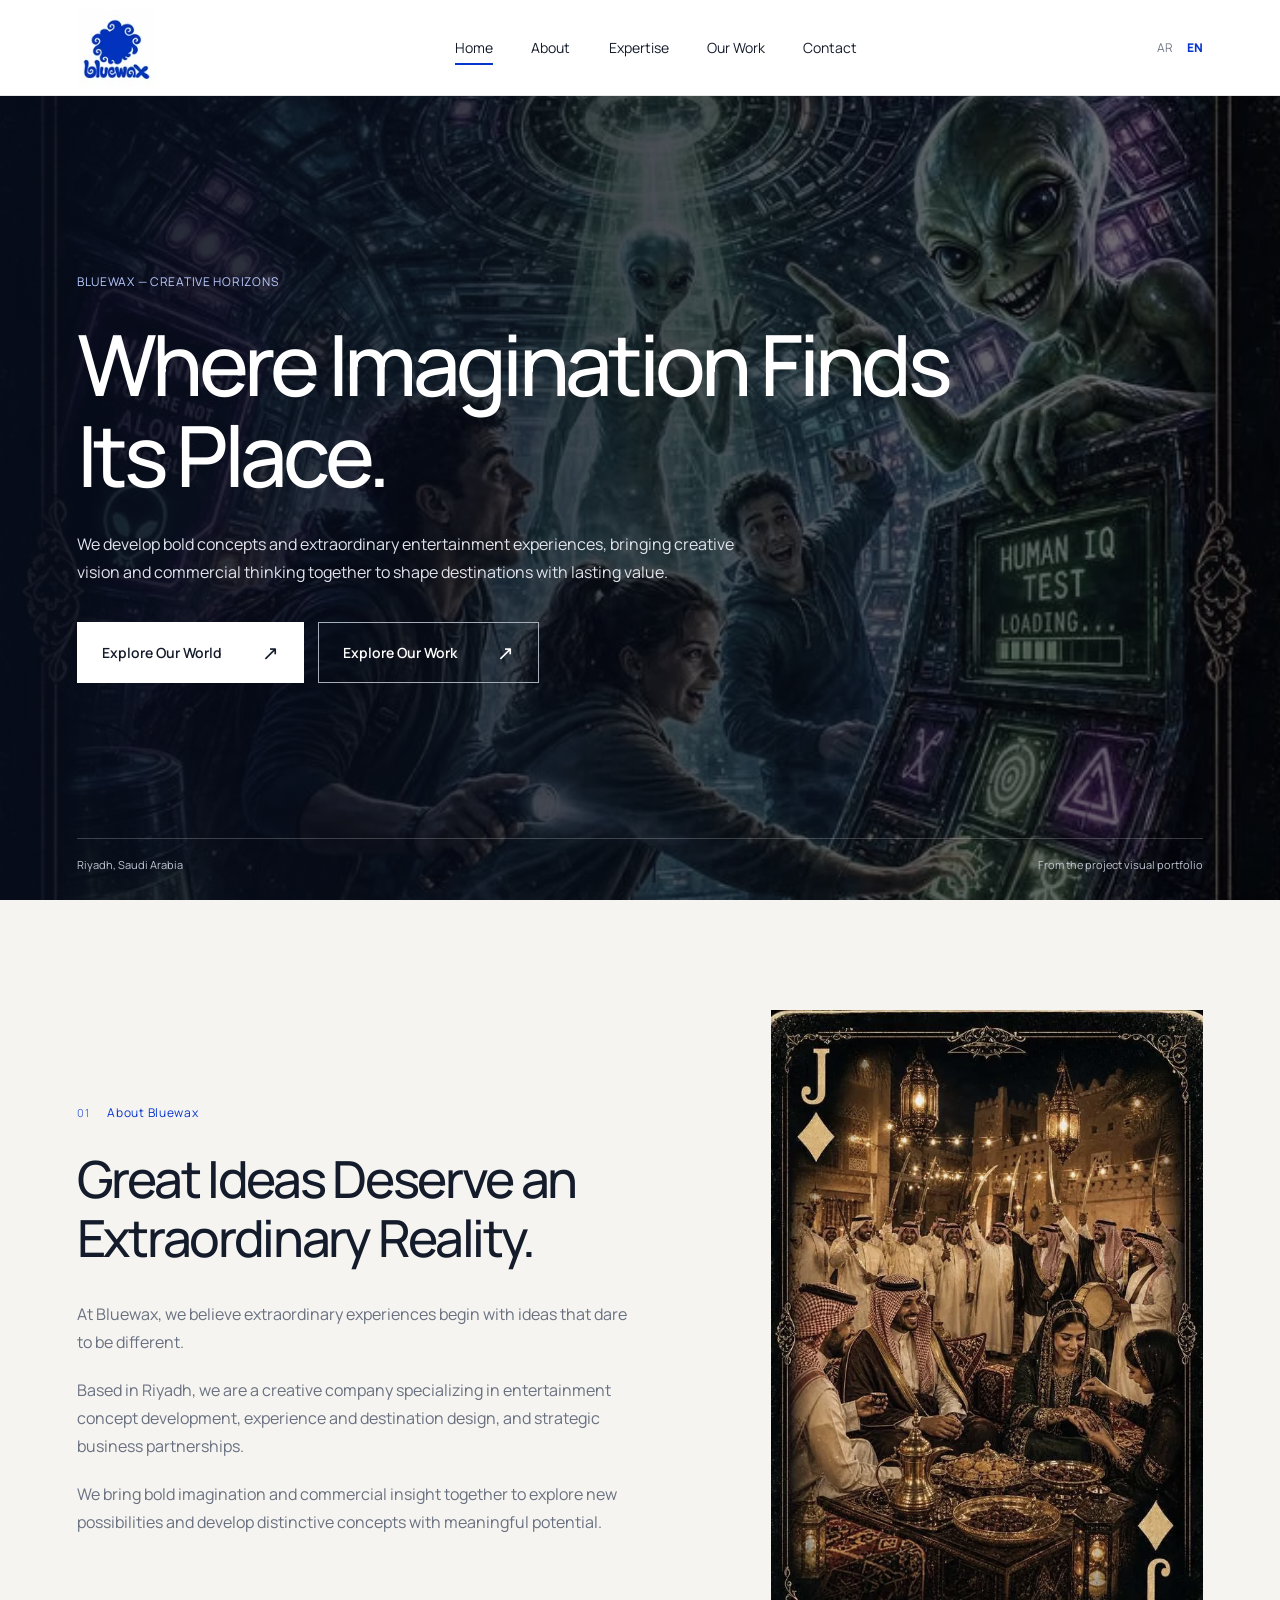
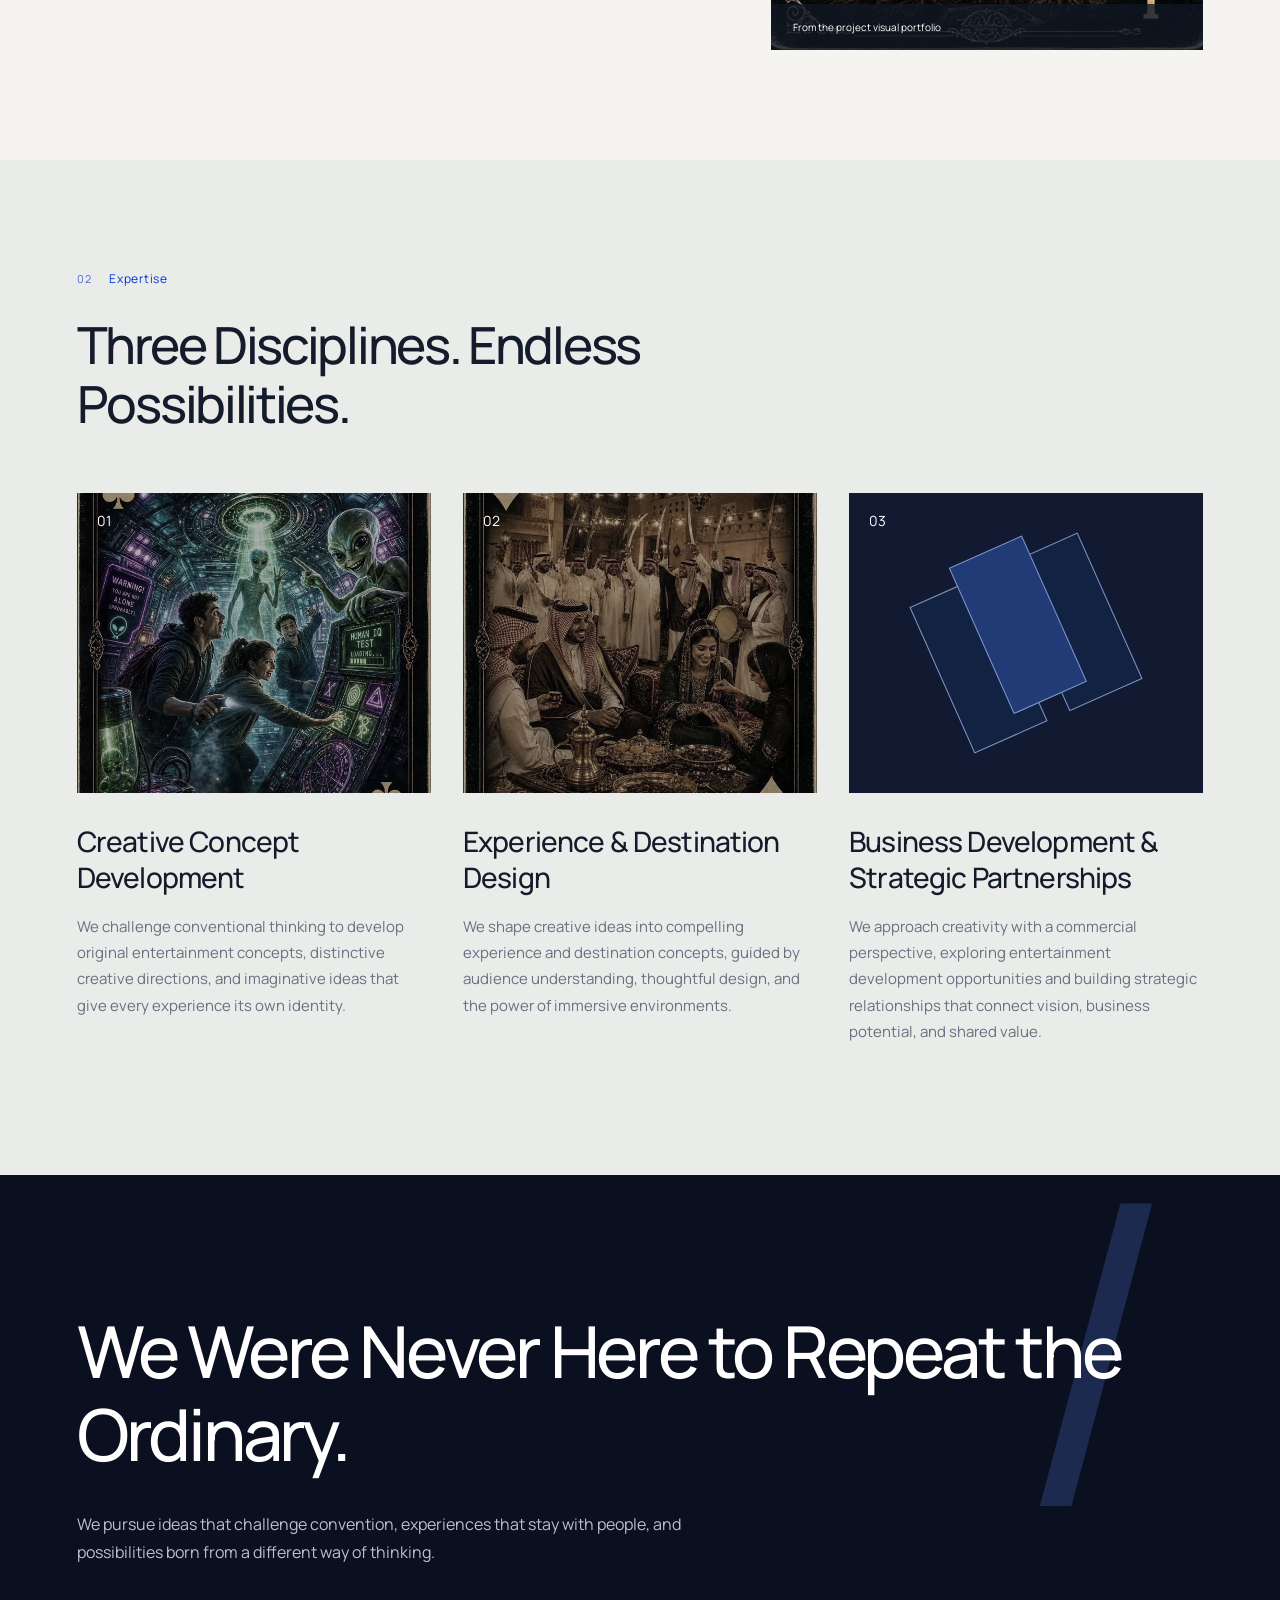
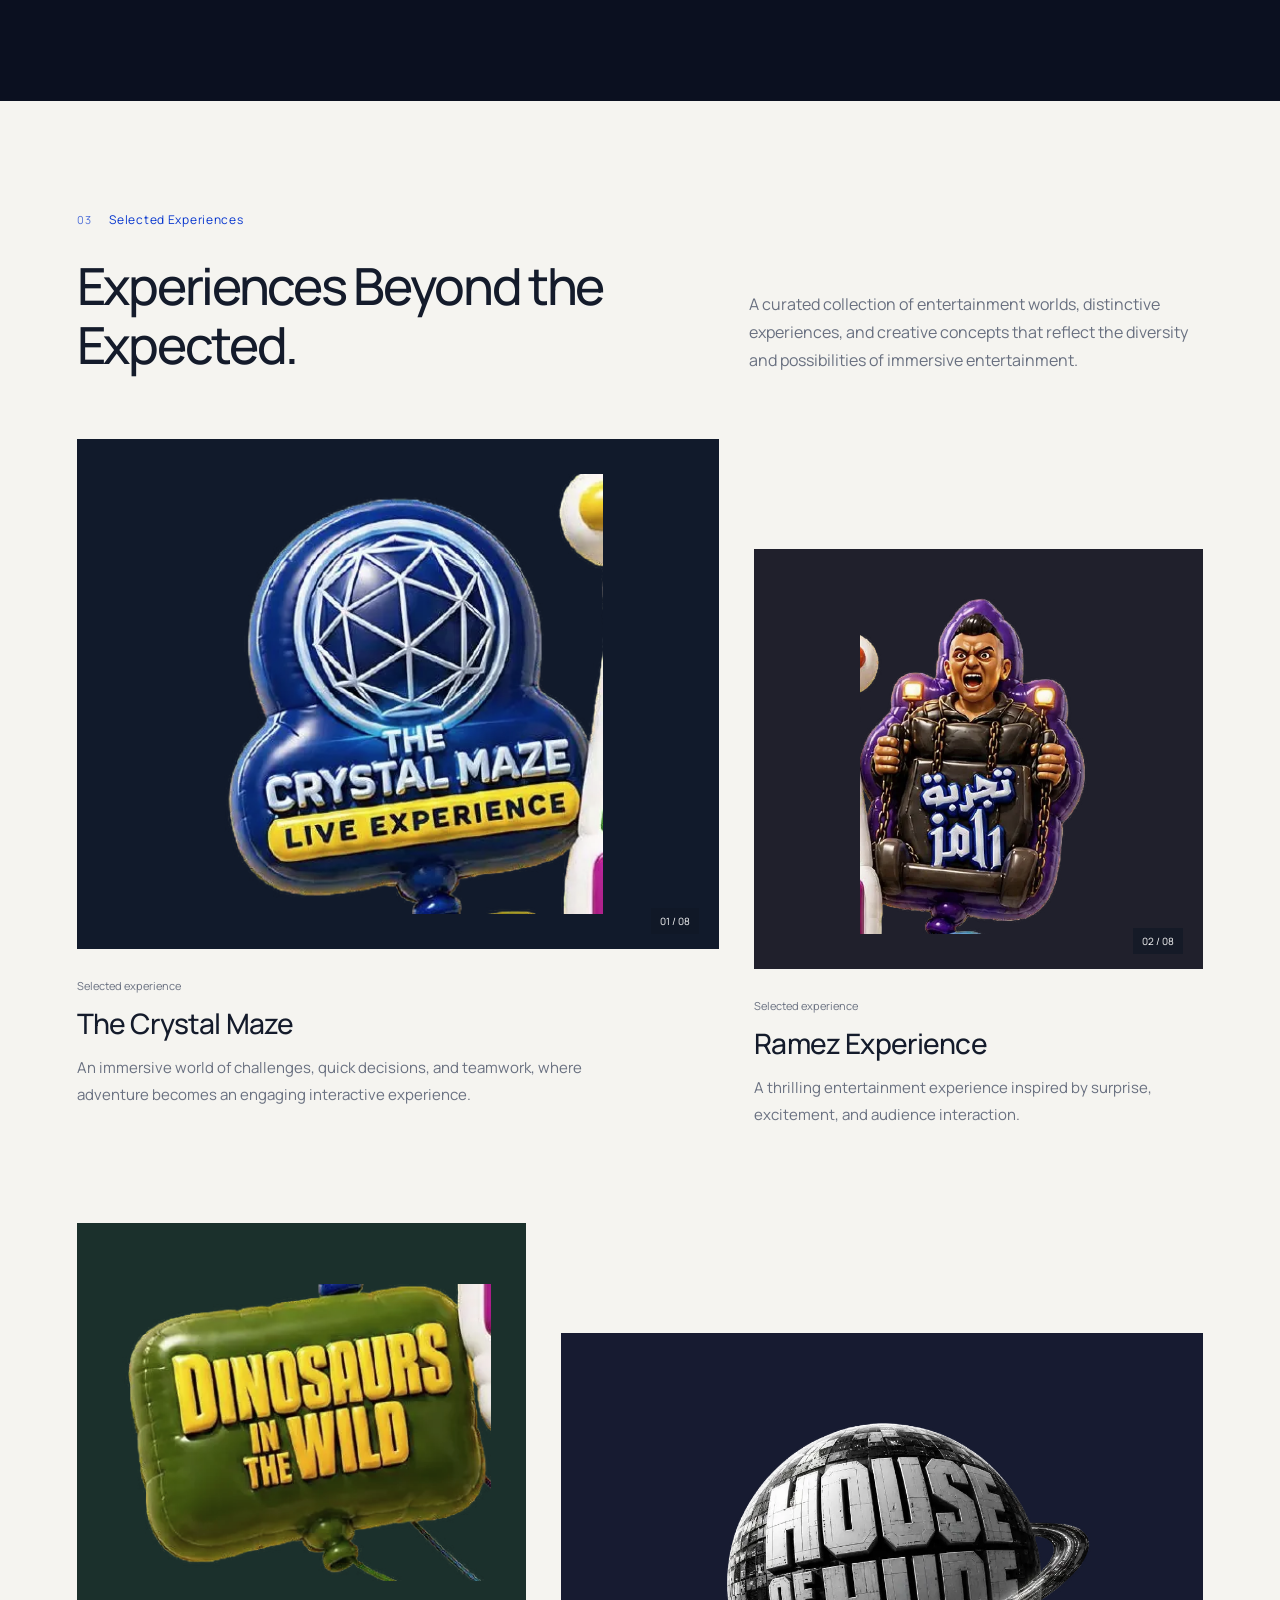
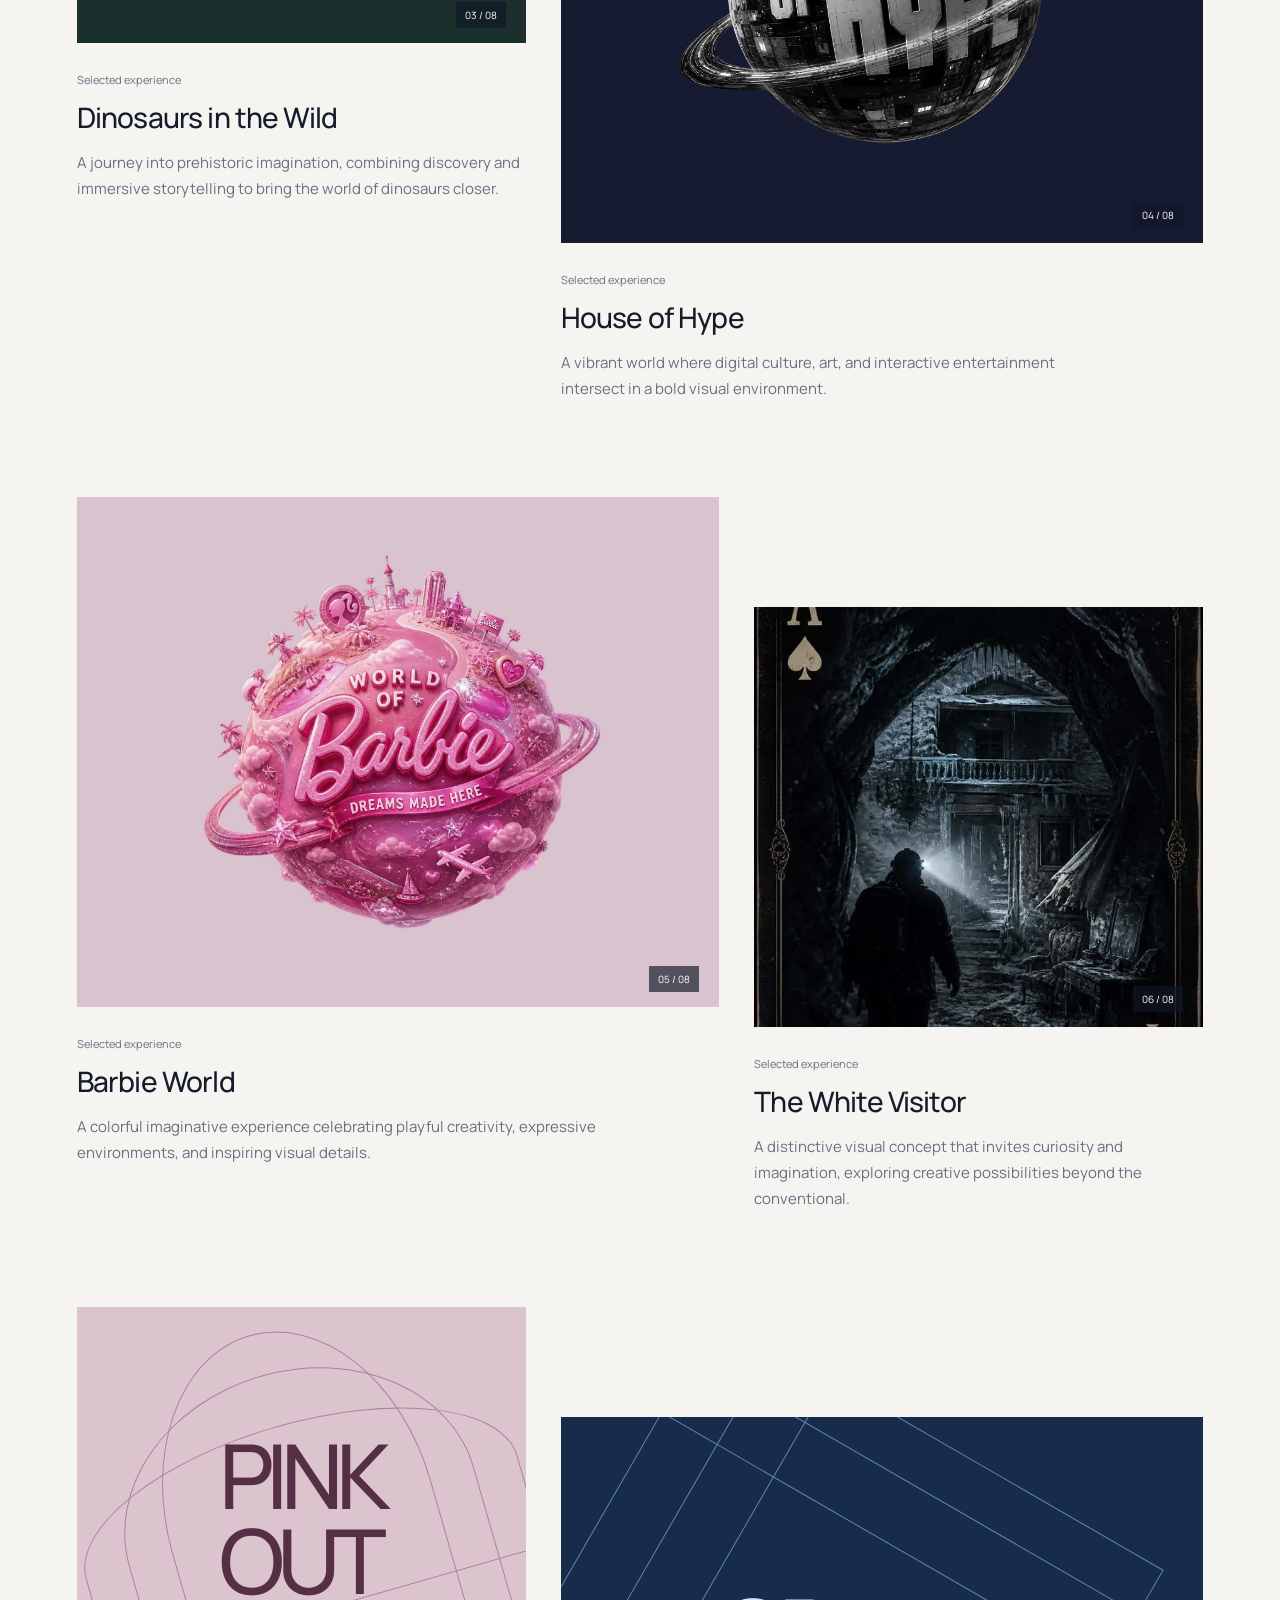
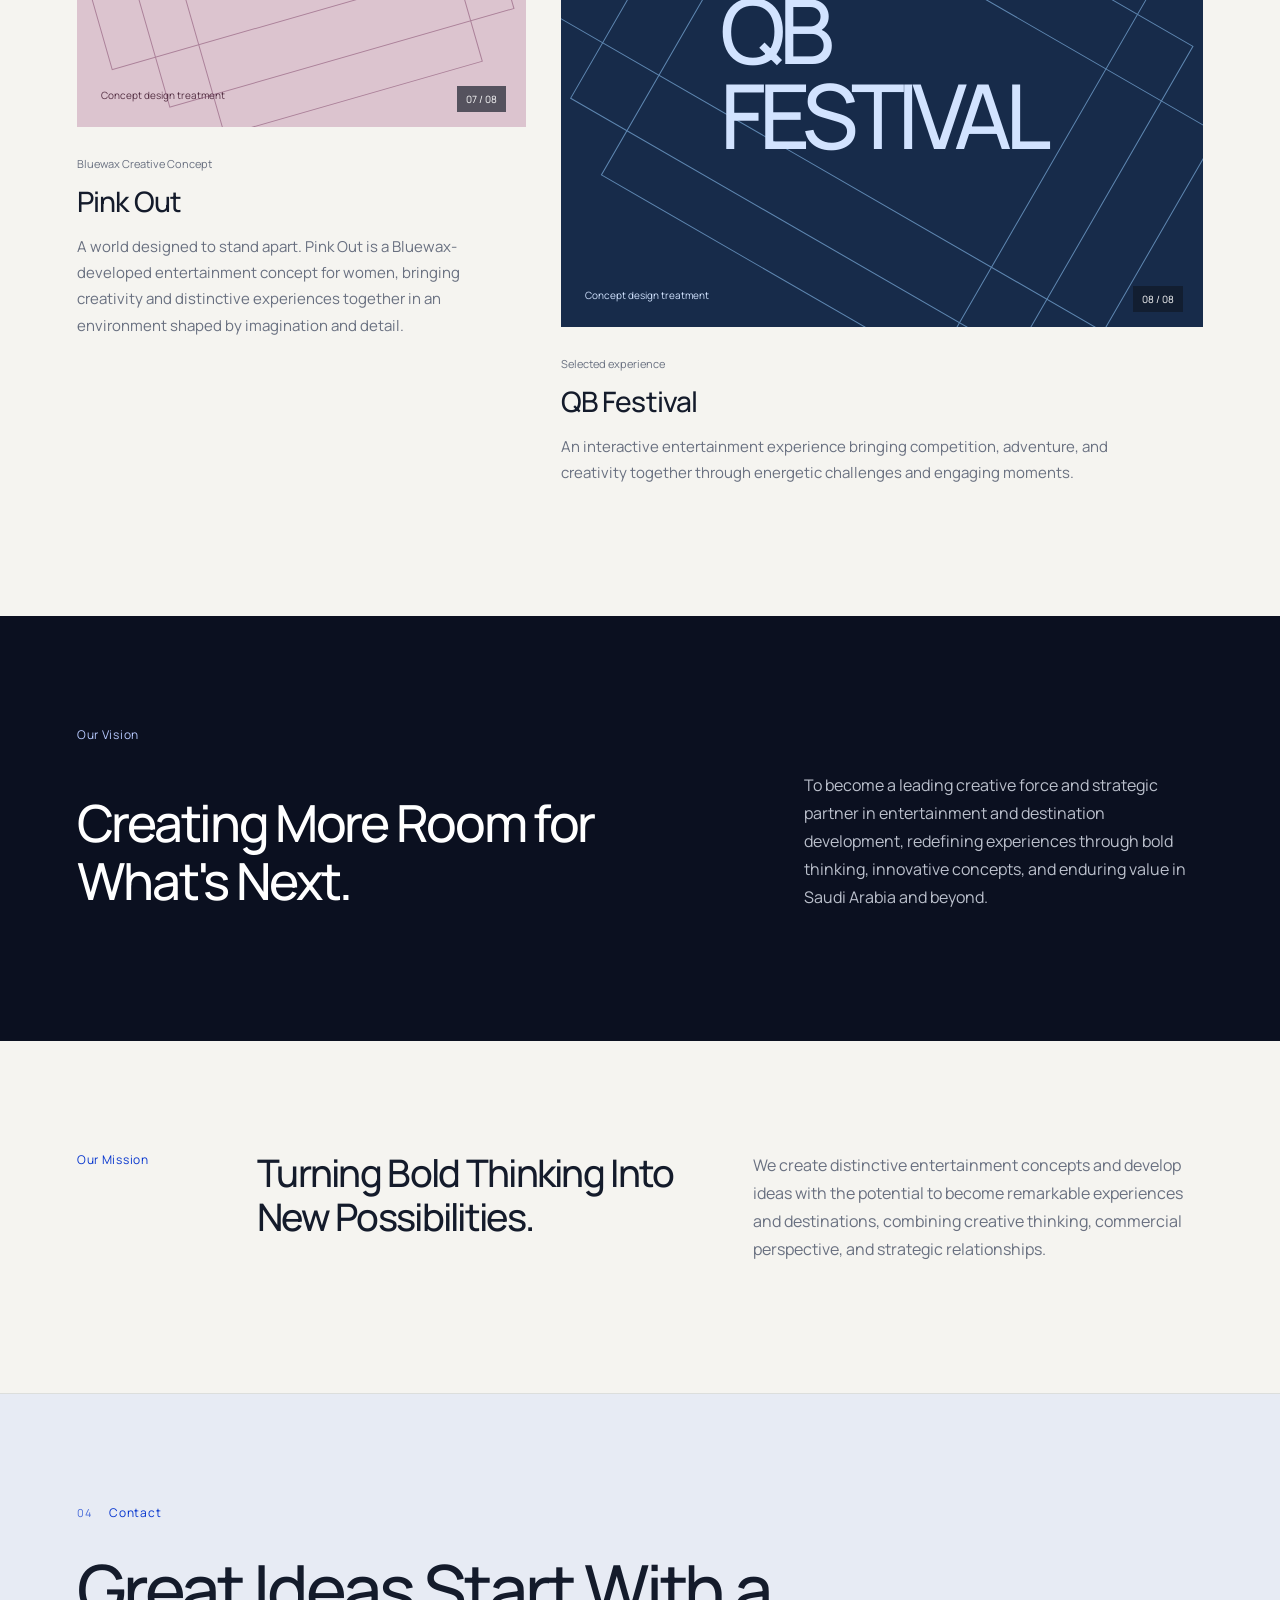
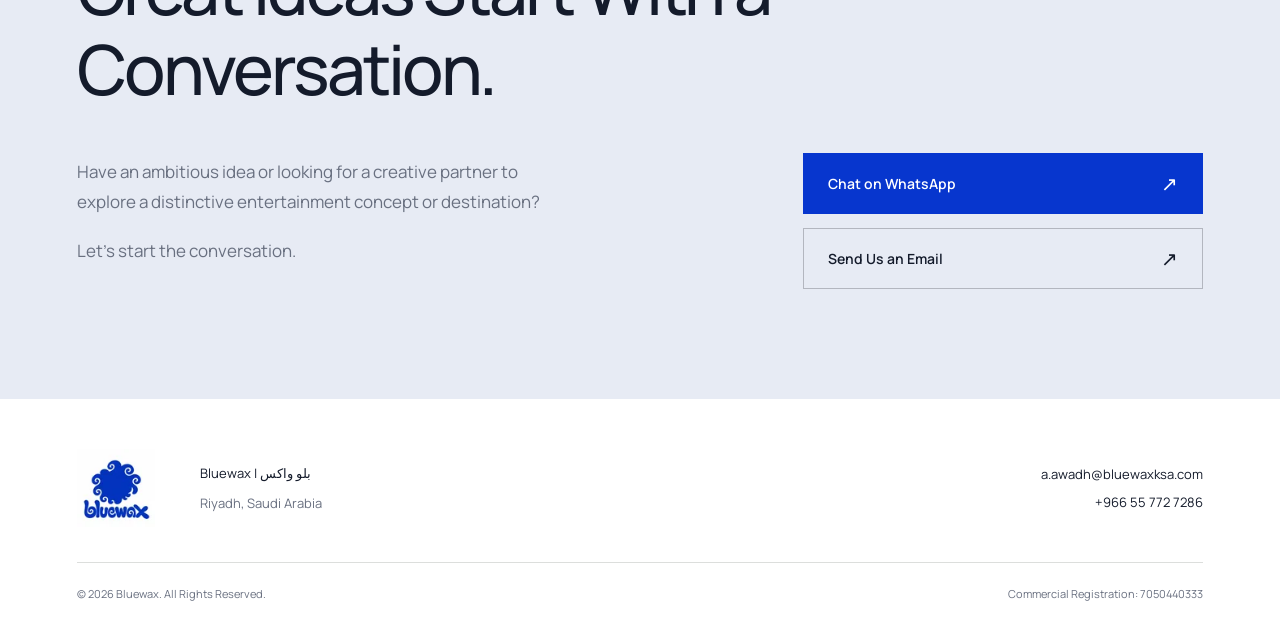
<file: en/index.html>
<!doctype html><html lang="en" dir="ltr"><head><meta charset="utf-8"><meta name="viewport" content="width=device-width, initial-scale=1"><title>Bluewax | Creative Experiences &amp; Entertainment Destinations</title><meta name="description" content="Bluewax is a creative company in Riyadh shaping entertainment concepts, experiences, destinations and strategic partnerships. Explore our work and connect."><meta name="theme-color" content="#0b1020"><link rel="canonical" href="https://bluewaxksa.com/en/"><link rel="alternate" hreflang="ar" href="https://bluewaxksa.com/"><link rel="alternate" hreflang="en" href="https://bluewaxksa.com/en/"><link rel="alternate" hreflang="x-default" href="https://bluewaxksa.com/"><meta property="og:type" content="website"><meta property="og:site_name" content="Bluewax"><meta property="og:title" content="Bluewax | Creative Experiences &amp; Entertainment Destinations"><meta property="og:description" content="Bluewax is a creative company in Riyadh shaping entertainment concepts, experiences, destinations and strategic partnerships. Explore our work and connect."><meta property="og:url" content="https://bluewaxksa.com/en/"><meta property="og:image" content="https://bluewaxksa.com/assets/logo.png"><meta property="og:image:alt" content="Bluewax | بلو واكس"><meta property="og:locale" content="en_US"><meta property="og:locale:alternate" content="ar_SA"><meta name="twitter:card" content="summary"><meta name="twitter:title" content="Bluewax | Creative Experiences &amp; Entertainment Destinations"><meta name="twitter:description" content="Bluewax is a creative company in Riyadh shaping entertainment concepts, experiences, destinations and strategic partnerships. Explore our work and connect."><meta name="twitter:image" content="https://bluewaxksa.com/assets/logo.png"><link rel="icon" type="image/png" href="/assets/favicon.png"><link rel="stylesheet" href="/assets/static/fonts-en-fb7f181bab.css"><link rel="stylesheet" href="/assets/static/site-a84a179111.css"><script src="/assets/static/site-0bbefd2f40.js" defer></script><script type="application/ld+json">{"@context": "https://schema.org", "@graph": [{"@type": "Organization", "@id": "https://bluewaxksa.com/#organization", "name": "Bluewax", "alternateName": "بلو واكس", "url": "https://bluewaxksa.com/", "logo": "https://bluewaxksa.com/assets/logo.png", "email": "a.awadh@bluewaxksa.com", "telephone": "+966557727286", "address": {"@type": "PostalAddress", "addressLocality": "Riyadh", "addressCountry": "SA"}}, {"@type": "WebSite", "@id": "https://bluewaxksa.com/#website", "url": "https://bluewaxksa.com/", "name": "Bluewax", "inLanguage": ["ar", "en"], "publisher": {"@id": "https://bluewaxksa.com/#organization"}}, {"@type": "WebPage", "@id": "https://bluewaxksa.com/en/#webpage", "url": "https://bluewaxksa.com/en/", "name": "Bluewax | Creative Experiences & Entertainment Destinations", "description": "Bluewax is a creative company in Riyadh shaping entertainment concepts, experiences, destinations and strategic partnerships. Explore our work and connect.", "inLanguage": "en", "isPartOf": {"@id": "https://bluewaxksa.com/#website"}}]}</script></head><body class="page-home"><a class="skip" href="#main">Skip to content</a><header class="site-header"><a class="brand" href="/en/" aria-label="Bluewax"><img src="/assets/optimized/logo-192-8eaaf62738.webp" srcset="/assets/optimized/logo-96-35b06030b7.webp 96w, /assets/optimized/logo-192-8eaaf62738.webp 192w" sizes="96px" width="192" height="192" alt="Bluewax" class="" loading="eager" decoding="async"></a><nav id="main-nav" aria-label="Main navigation"><a href="/en/" aria-current="page">Home</a><a href="/en/about/">About</a><a href="/en/services/">Expertise</a><a href="/en/work/">Our Work</a><a href="/en/contact/">Contact</a></nav><div class="header-tools"><div class="language"><a lang="ar" hreflang="ar" href="/">AR</a><a lang="en" hreflang="en" href="/en/" aria-current="true">EN</a></div><button class="menu-toggle" aria-expanded="false" aria-controls="main-nav" aria-label="Menu"><span></span><span></span></button></div></header><main id="main"><section class="hero dark"><div class="hero-media"><img src="/assets/optimized/ufo-678-8fb86d11fd.webp" srcset="/assets/optimized/ufo-400-3b8ba41caa.webp 400w, /assets/optimized/ufo-678-8fb86d11fd.webp 678w" sizes="100vw" width="678" height="960" alt="Entertainment concept artwork from the project portfolio" class="" loading="eager" decoding="async" fetchpriority="high"></div><div class="hero-overlay"></div><div class="hero-content"><div class="eyebrow"><span></span>BLUEWAX — CREATIVE HORIZONS</div><h1>Where Imagination Finds Its Place.</h1><p>We develop bold concepts and extraordinary entertainment experiences, bringing creative vision and commercial thinking together to shape destinations with lasting value.</p><div class="hero-actions"><a href="#about" class="button white">Explore Our World<span aria-hidden="true">↗</span></a><a href="#projects" class="button ghost">Explore Our Work<span aria-hidden="true">↗</span></a></div></div><div class="hero-caption"><span>Riyadh, Saudi Arabia</span><span>From the project visual portfolio</span></div></section><section class="section about" id="about"><div><div class="eyebrow"><span>01</span>About Bluewax</div><h2>Great Ideas Deserve an Extraordinary Reality.</h2><p>At Bluewax, we believe extraordinary experiences begin with ideas that dare to be different.</p><p>Based in Riyadh, we are a creative company specializing in entertainment concept development, experience and destination design, and strategic business partnerships.</p><p>We bring bold imagination and commercial insight together to explore new possibilities and develop distinctive concepts with meaningful potential.</p></div><figure class="about-art"><img src="/assets/optimized/qiran-633-f0d0f04a34.webp" srcset="/assets/optimized/qiran-400-b31636b08f.webp 400w, /assets/optimized/qiran-633-f0d0f04a34.webp 633w" sizes="(max-width: 760px) 90vw, (max-width: 1050px) 46vw, 55vw" width="633" height="895" alt="Entertainment concept artwork from the project portfolio" class="" loading="lazy" decoding="async"><figcaption>From the project visual portfolio</figcaption></figure></section><section class="section expertise" id="expertise"><div class="eyebrow"><span>02</span>Expertise</div><h2>Three Disciplines. Endless Possibilities.</h2><div class="disciplines"><article class="discipline"><div class="discipline-art"><img src="/assets/optimized/ufo-678-8fb86d11fd.webp" srcset="/assets/optimized/ufo-400-3b8ba41caa.webp 400w, /assets/optimized/ufo-678-8fb86d11fd.webp 678w" sizes="(max-width: 760px) 90vw, (max-width: 1050px) 46vw, 55vw" width="678" height="960" alt="Entertainment concept artwork from the project portfolio" class="" loading="lazy" decoding="async"><span class="discipline-no">01</span></div><h3>Creative Concept Development</h3><p>We challenge conventional thinking to develop original entertainment concepts, distinctive creative directions, and imaginative ideas that give every experience its own identity.</p></article><article class="discipline"><div class="discipline-art"><img src="/assets/optimized/qiran-633-f0d0f04a34.webp" srcset="/assets/optimized/qiran-400-b31636b08f.webp 400w, /assets/optimized/qiran-633-f0d0f04a34.webp 633w" sizes="(max-width: 760px) 90vw, (max-width: 1050px) 46vw, 55vw" width="633" height="895" alt="Entertainment concept artwork from the project portfolio" class="" loading="lazy" decoding="async"><span class="discipline-no">02</span></div><h3>Experience & Destination Design</h3><p>We shape creative ideas into compelling experience and destination concepts, guided by audience understanding, thoughtful design, and the power of immersive environments.</p></article><article class="discipline"><div class="discipline-art"><div class="discipline-lines" aria-hidden="true"><i></i><i></i><i></i></div><span class="discipline-no">03</span></div><h3>Business Development & Strategic Partnerships</h3><p>We approach creativity with a commercial perspective, exploring entertainment development opportunities and building strategic relationships that connect vision, business potential, and shared value.</p></article></div></section><section class="section statement dark"><span class="statement-mark" aria-hidden="true">/</span><h2>We Were Never Here to Repeat the Ordinary.</h2><p>We pursue ideas that challenge convention, experiences that stay with people, and possibilities born from a different way of thinking.</p></section><section class="section works" id="projects"><div class="section-top"><div><div class="eyebrow"><span>03</span>Selected Experiences</div><h2>Experiences Beyond the Expected.</h2></div><p>A curated collection of entertainment worlds, distinctive experiences, and creative concepts that reflect the diversity and possibilities of immersive entertainment.</p></div><div class="project-grid"><article class="project"><div class="project-visual crystal-maze"><img src="/assets/optimized/crystal-maze-400-21b413662b.webp" srcset="/assets/optimized/crystal-maze-400-21b413662b.webp 400w" sizes="(max-width: 760px) 90vw, (max-width: 1050px) 46vw, 55vw" width="400" height="430" alt="The Crystal Maze" class="project-image" loading="lazy" decoding="async"><span class="project-index">01 / 08</span></div><div class="project-info"><span class="project-type">Selected experience</span><h3>The Crystal Maze</h3><p>An immersive world of challenges, quick decisions, and teamwork, where adventure becomes an engaging interactive experience.</p></div></article><article class="project"><div class="project-visual ramez"><img src="/assets/optimized/ramez-370-63bfb93ff7.webp" srcset="/assets/optimized/ramez-370-63bfb93ff7.webp 370w" sizes="(max-width: 760px) 90vw, (max-width: 1050px) 46vw, 55vw" width="370" height="545" alt="Ramez Experience" class="project-image" loading="lazy" decoding="async"><span class="project-index">02 / 08</span></div><div class="project-info"><span class="project-type">Selected experience</span><h3>Ramez Experience</h3><p>A thrilling entertainment experience inspired by surprise, excitement, and audience interaction.</p></div></article><article class="project"><div class="project-visual dinosaurs"><img src="/assets/optimized/dinosaurs-402-341b845d27.webp" srcset="/assets/optimized/dinosaurs-399-fc91d9b604.webp 399w, /assets/optimized/dinosaurs-402-341b845d27.webp 402w" sizes="(max-width: 760px) 90vw, (max-width: 1050px) 46vw, 55vw" width="402" height="315" alt="Dinosaurs in the Wild" class="project-image" loading="lazy" decoding="async"><span class="project-index">03 / 08</span></div><div class="project-info"><span class="project-type">Selected experience</span><h3>Dinosaurs in the Wild</h3><p>A journey into prehistoric imagination, combining discovery and immersive storytelling to bring the world of dinosaurs closer.</p></div></article><article class="project"><div class="project-visual house-of-hype"><img src="/assets/optimized/house-of-hype-944-a5fc1f3b4a.webp" srcset="/assets/optimized/house-of-hype-400-117787aab7.webp 400w, /assets/optimized/house-of-hype-800-7aeb91d2c5.webp 800w, /assets/optimized/house-of-hype-944-a5fc1f3b4a.webp 944w" sizes="(max-width: 760px) 90vw, (max-width: 1050px) 46vw, 55vw" width="944" height="944" alt="House of Hype" class="project-image" loading="lazy" decoding="async"><span class="project-index">04 / 08</span></div><div class="project-info"><span class="project-type">Selected experience</span><h3>House of Hype</h3><p>A vibrant world where digital culture, art, and interactive entertainment intersect in a bold visual environment.</p></div></article><article class="project"><div class="project-visual barbie"><img src="/assets/optimized/barbie-1200-5688af4b80.webp" srcset="/assets/optimized/barbie-400-c804e54d91.webp 400w, /assets/optimized/barbie-800-56c0afb0ef.webp 800w, /assets/optimized/barbie-1200-5688af4b80.webp 1200w" sizes="(max-width: 760px) 90vw, (max-width: 1050px) 46vw, 55vw" width="1200" height="1200" alt="Barbie World" class="project-image" loading="lazy" decoding="async"><span class="project-index">05 / 08</span></div><div class="project-info"><span class="project-type">Selected experience</span><h3>Barbie World</h3><p>A colorful imaginative experience celebrating playful creativity, expressive environments, and inspiring visual details.</p></div></article><article class="project"><div class="project-visual white-visitor"><img src="/assets/optimized/white-visitor-633-2cfa0e68c7.webp" srcset="/assets/optimized/white-visitor-400-d8e1af3166.webp 400w, /assets/optimized/white-visitor-633-2cfa0e68c7.webp 633w" sizes="(max-width: 760px) 90vw, (max-width: 1050px) 46vw, 55vw" width="633" height="895" alt="The White Visitor" class="project-image" loading="lazy" decoding="async"><span class="project-index">06 / 08</span></div><div class="project-info"><span class="project-type">Selected experience</span><h3>The White Visitor</h3><p>A distinctive visual concept that invites curiosity and imagination, exploring creative possibilities beyond the conventional.</p></div></article><article class="project"><div class="project-visual pinkout"><div class="concept-art"><div class="concept-geometry" aria-hidden="true"><i></i><i></i><i></i></div><strong dir="ltr">PINK<br>OUT</strong><small>Concept design treatment</small></div><span class="project-index">07 / 08</span></div><div class="project-info"><span class="project-type">Bluewax Creative Concept</span><h3>Pink Out</h3><p>A world designed to stand apart. Pink Out is a Bluewax-developed entertainment concept for women, bringing creativity and distinctive experiences together in an environment shaped by imagination and detail.</p></div></article><article class="project"><div class="project-visual qbfestival"><div class="concept-art"><div class="concept-geometry" aria-hidden="true"><i></i><i></i><i></i></div><strong dir="ltr">QB<br>FESTIVAL</strong><small>Concept design treatment</small></div><span class="project-index">08 / 08</span></div><div class="project-info"><span class="project-type">Selected experience</span><h3>QB Festival</h3><p>An interactive entertainment experience bringing competition, adventure, and creativity together through energetic challenges and engaging moments.</p></div></article></div></section><section class="section vision dark"><div class="eyebrow"><span></span>Our Vision</div><div class="vision-layout"><h2>Creating More Room for What's Next.</h2><p>To become a leading creative force and strategic partner in entertainment and destination development, redefining experiences through bold thinking, innovative concepts, and enduring value in Saudi Arabia and beyond.</p></div></section><section class="section mission"><div class="eyebrow"><span></span>Our Mission</div><h2>Turning Bold Thinking Into New Possibilities.</h2><p>We create distinctive entertainment concepts and develop ideas with the potential to become remarkable experiences and destinations, combining creative thinking, commercial perspective, and strategic relationships.</p></section><section class="section contact" id="contact"><div class="eyebrow"><span>04</span>Contact</div><h2>Great Ideas Start With a Conversation.</h2><div class="contact-bottom"><div><p>Have an ambitious idea or looking for a creative partner to explore a distinctive entertainment concept or destination?</p><p>Let&#x27;s start the conversation.</p></div><div class="contact-actions"><a href="https://wa.me/966557727286?text=Hello%20Bluewax%20team%2C%20I%20would%20like%20to%20discuss%20a%20potential%20collaboration%20or%20new%20project." class="button" target="_blank" rel="noopener noreferrer">Chat on WhatsApp<span aria-hidden="true">↗</span></a><a href="mailto:a.awadh@bluewaxksa.com" class="button secondary">Send Us an Email<span aria-hidden="true">↗</span></a></div></div></section></main><footer><div class="footer-top"><a href="/en/" class="brand"><img src="/assets/optimized/logo-192-8eaaf62738.webp" srcset="/assets/optimized/logo-96-35b06030b7.webp 96w, /assets/optimized/logo-192-8eaaf62738.webp 192w" sizes="96px" width="192" height="192" alt="Bluewax" class="" loading="eager" decoding="async"></a><div><p class="company-name">Bluewax | بلو واكس</p><p>Riyadh, Saudi Arabia</p></div><div class="footer-contacts"><a href="mailto:a.awadh@bluewaxksa.com">a.awadh@bluewaxksa.com</a><a dir="ltr" href="https://wa.me/966557727286" target="_blank" rel="noopener noreferrer">+966 55 772 7286</a></div></div><div class="footer-bottom"><span>© <span data-year>2026</span> Bluewax. All Rights Reserved.</span><span>Commercial Registration: <bdi>7050440333</bdi></span></div></footer></body></html>
</file>
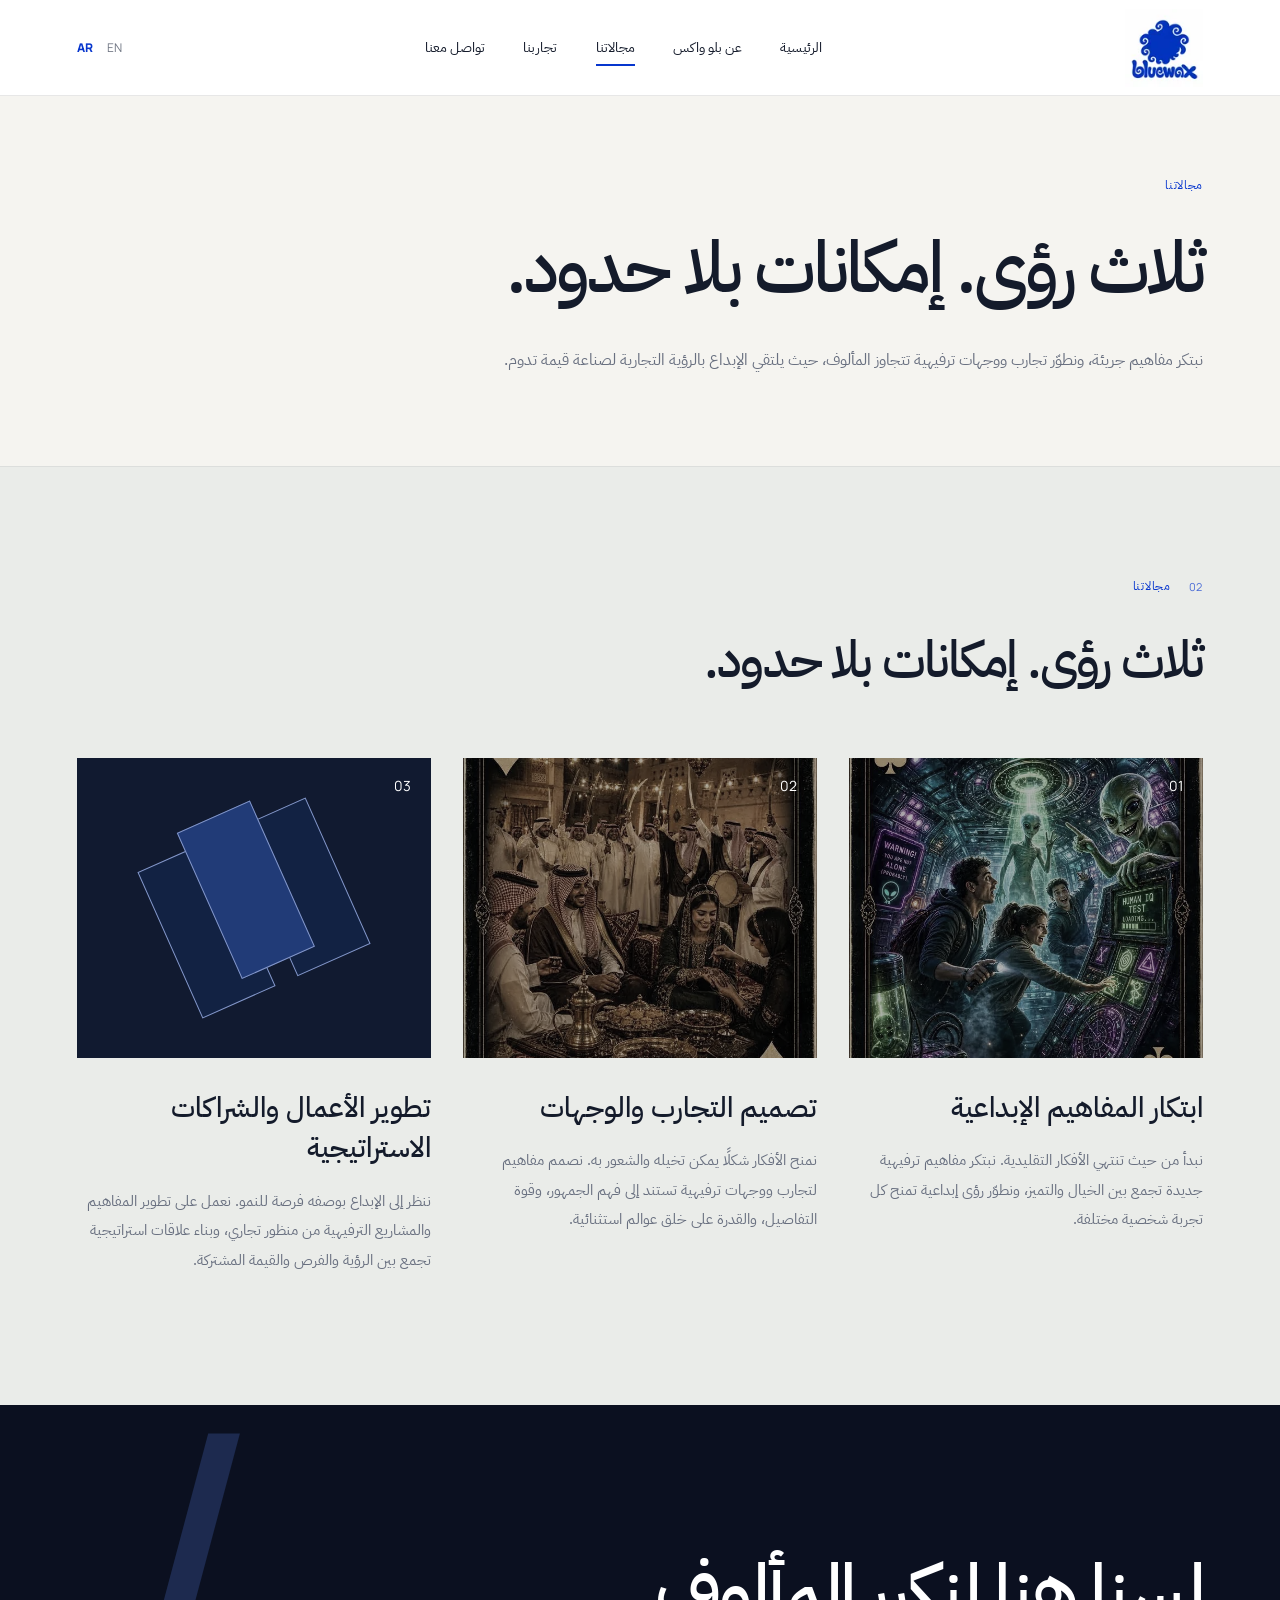
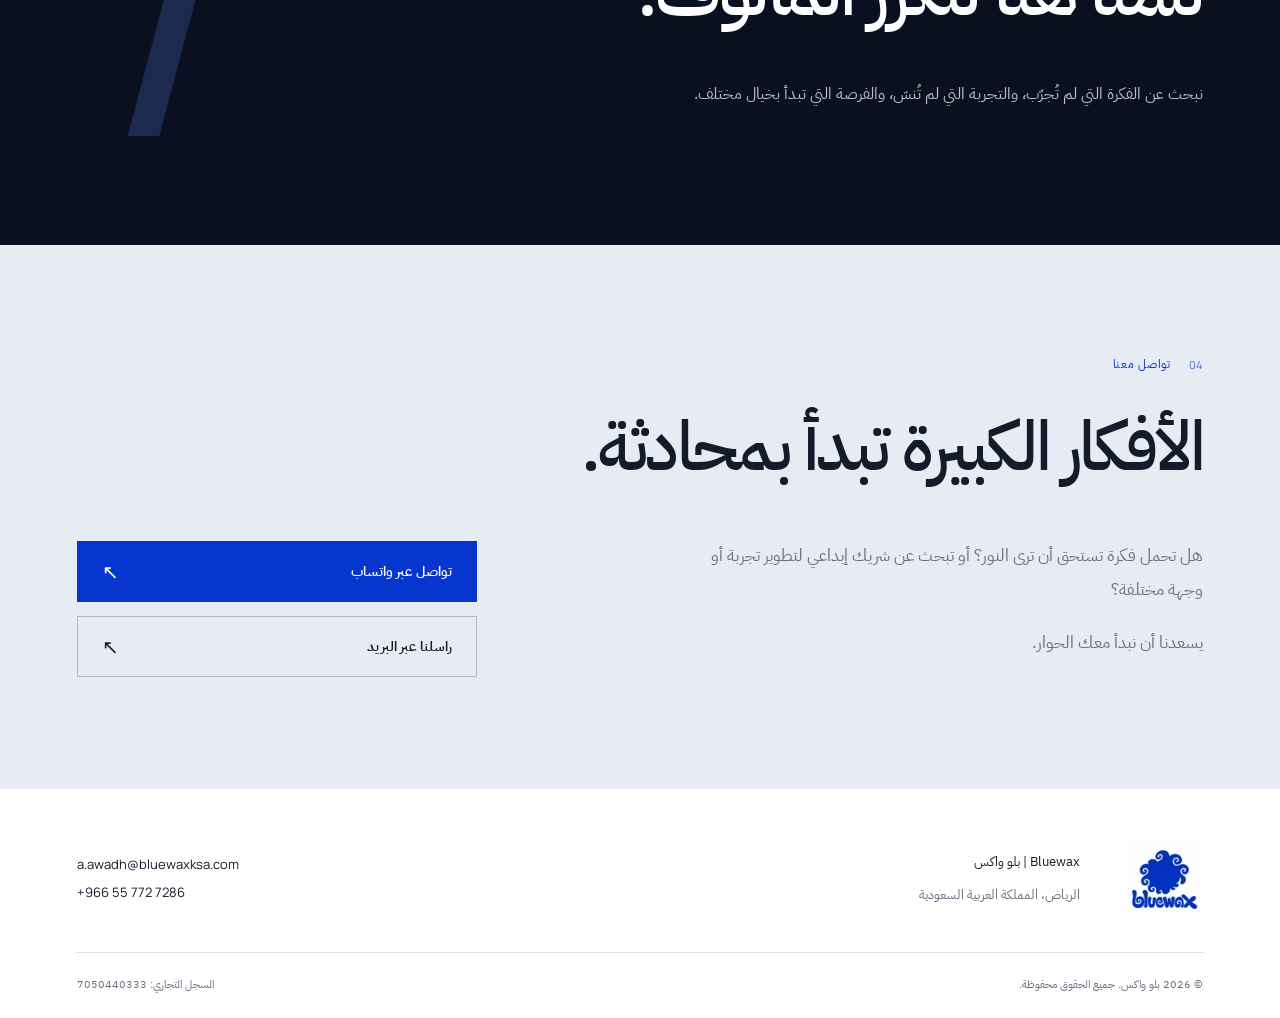
<file: services/index.html>
<!doctype html><html lang="ar" dir="rtl"><head><meta charset="utf-8"><meta name="viewport" content="width=device-width, initial-scale=1"><title>مجالات بلو واكس | المفاهيم والتجارب والشراكات</title><meta name="description" content="استكشف مجالات بلو واكس: ابتكار المفاهيم، تصميم التجارب وتطوير الوجهات الترفيهية، وتطوير الأعمال والشراكات الاستراتيجية."><meta name="theme-color" content="#0b1020"><link rel="canonical" href="https://bluewaxksa.com/services/"><link rel="alternate" hreflang="ar" href="https://bluewaxksa.com/services/"><link rel="alternate" hreflang="en" href="https://bluewaxksa.com/en/services/"><link rel="alternate" hreflang="x-default" href="https://bluewaxksa.com/services/"><meta property="og:type" content="website"><meta property="og:site_name" content="Bluewax"><meta property="og:title" content="مجالات بلو واكس | المفاهيم والتجارب والشراكات"><meta property="og:description" content="استكشف مجالات بلو واكس: ابتكار المفاهيم، تصميم التجارب وتطوير الوجهات الترفيهية، وتطوير الأعمال والشراكات الاستراتيجية."><meta property="og:url" content="https://bluewaxksa.com/services/"><meta property="og:image" content="https://bluewaxksa.com/assets/logo.png"><meta property="og:image:alt" content="Bluewax | بلو واكس"><meta property="og:locale" content="ar_SA"><meta property="og:locale:alternate" content="en_US"><meta name="twitter:card" content="summary"><meta name="twitter:title" content="مجالات بلو واكس | المفاهيم والتجارب والشراكات"><meta name="twitter:description" content="استكشف مجالات بلو واكس: ابتكار المفاهيم، تصميم التجارب وتطوير الوجهات الترفيهية، وتطوير الأعمال والشراكات الاستراتيجية."><meta name="twitter:image" content="https://bluewaxksa.com/assets/logo.png"><link rel="icon" type="image/png" href="/assets/favicon.png"><link rel="stylesheet" href="/assets/static/fonts-ar-62089e9844.css"><link rel="stylesheet" href="/assets/static/site-a84a179111.css"><script src="/assets/static/site-0bbefd2f40.js" defer></script><script type="application/ld+json">{"@context": "https://schema.org", "@graph": [{"@type": "Organization", "@id": "https://bluewaxksa.com/#organization", "name": "Bluewax", "alternateName": "بلو واكس", "url": "https://bluewaxksa.com/", "logo": "https://bluewaxksa.com/assets/logo.png", "email": "a.awadh@bluewaxksa.com", "telephone": "+966557727286", "address": {"@type": "PostalAddress", "addressLocality": "Riyadh", "addressCountry": "SA"}}, {"@type": "WebSite", "@id": "https://bluewaxksa.com/#website", "url": "https://bluewaxksa.com/", "name": "Bluewax", "inLanguage": ["ar", "en"], "publisher": {"@id": "https://bluewaxksa.com/#organization"}}, {"@type": "WebPage", "@id": "https://bluewaxksa.com/services/#webpage", "url": "https://bluewaxksa.com/services/", "name": "مجالات بلو واكس | المفاهيم والتجارب والشراكات", "description": "استكشف مجالات بلو واكس: ابتكار المفاهيم، تصميم التجارب وتطوير الوجهات الترفيهية، وتطوير الأعمال والشراكات الاستراتيجية.", "inLanguage": "ar", "isPartOf": {"@id": "https://bluewaxksa.com/#website"}}, {"@type": "BreadcrumbList", "itemListElement": [{"@type": "ListItem", "position": 1, "name": "الرئيسية", "item": "https://bluewaxksa.com/"}, {"@type": "ListItem", "position": 2, "name": "مجالاتنا", "item": "https://bluewaxksa.com/services/"}]}]}</script></head><body class="page-services"><a class="skip" href="#main">انتقل إلى المحتوى</a><header class="site-header"><a class="brand" href="/" aria-label="Bluewax"><img src="/assets/optimized/logo-192-8eaaf62738.webp" srcset="/assets/optimized/logo-96-35b06030b7.webp 96w, /assets/optimized/logo-192-8eaaf62738.webp 192w" sizes="96px" width="192" height="192" alt="Bluewax" class="" loading="eager" decoding="async"></a><nav id="main-nav" aria-label="التنقل الرئيسي"><a href="/">الرئيسية</a><a href="/about/">عن بلو واكس</a><a href="/services/" aria-current="page">مجالاتنا</a><a href="/work/">تجاربنا</a><a href="/contact/">تواصل معنا</a></nav><div class="header-tools"><div class="language"><a lang="ar" hreflang="ar" href="/services/" aria-current="true">AR</a><a lang="en" hreflang="en" href="/en/services/">EN</a></div><button class="menu-toggle" aria-expanded="false" aria-controls="main-nav" aria-label="القائمة"><span></span><span></span></button></div></header><main id="main"><section class="section page-title"><div class="eyebrow"><span></span>مجالاتنا</div><h1>ثلاث رؤى. إمكانات بلا حدود.</h1><p>نبتكر مفاهيم جريئة، ونطوّر تجارب ووجهات ترفيهية تتجاوز المألوف، حيث يلتقي الإبداع بالرؤية التجارية لصناعة قيمة تدوم.</p></section><section class="section expertise" id="expertise"><div class="eyebrow"><span>02</span>مجالاتنا</div><h2>ثلاث رؤى. إمكانات بلا حدود.</h2><div class="disciplines"><article class="discipline"><div class="discipline-art"><img src="/assets/optimized/ufo-678-8fb86d11fd.webp" srcset="/assets/optimized/ufo-400-3b8ba41caa.webp 400w, /assets/optimized/ufo-678-8fb86d11fd.webp 678w" sizes="(max-width: 760px) 90vw, (max-width: 1050px) 46vw, 55vw" width="678" height="960" alt="تصوّر بصري لعالم ترفيهي من ملف المشاريع" class="" loading="lazy" decoding="async"><span class="discipline-no">01</span></div><h3>ابتكار المفاهيم الإبداعية</h3><p>نبدأ من حيث تنتهي الأفكار التقليدية. نبتكر مفاهيم ترفيهية جديدة تجمع بين الخيال والتميز، ونطوّر رؤى إبداعية تمنح كل تجربة شخصية مختلفة.</p></article><article class="discipline"><div class="discipline-art"><img src="/assets/optimized/qiran-633-f0d0f04a34.webp" srcset="/assets/optimized/qiran-400-b31636b08f.webp 400w, /assets/optimized/qiran-633-f0d0f04a34.webp 633w" sizes="(max-width: 760px) 90vw, (max-width: 1050px) 46vw, 55vw" width="633" height="895" alt="تصوّر بصري لعالم ترفيهي من ملف المشاريع" class="" loading="lazy" decoding="async"><span class="discipline-no">02</span></div><h3>تصميم التجارب والوجهات</h3><p>نمنح الأفكار شكلًا يمكن تخيله والشعور به. نصمم مفاهيم لتجارب ووجهات ترفيهية تستند إلى فهم الجمهور، وقوة التفاصيل، والقدرة على خلق عوالم استثنائية.</p></article><article class="discipline"><div class="discipline-art"><div class="discipline-lines" aria-hidden="true"><i></i><i></i><i></i></div><span class="discipline-no">03</span></div><h3>تطوير الأعمال والشراكات الاستراتيجية</h3><p>ننظر إلى الإبداع بوصفه فرصة للنمو. نعمل على تطوير المفاهيم والمشاريع الترفيهية من منظور تجاري، وبناء علاقات استراتيجية تجمع بين الرؤية والفرص والقيمة المشتركة.</p></article></div></section><section class="section statement dark"><span class="statement-mark" aria-hidden="true">/</span><h2>لسنا هنا لنكرر المألوف.</h2><p>نبحث عن الفكرة التي لم تُجرّب، والتجربة التي لم تُنسَ، والفرصة التي تبدأ بخيال مختلف.</p></section><section class="section contact" id="contact"><div class="eyebrow"><span>04</span>تواصل معنا</div><h2>الأفكار الكبيرة تبدأ بمحادثة.</h2><div class="contact-bottom"><div><p>هل تحمل فكرة تستحق أن ترى النور؟ أو تبحث عن شريك إبداعي لتطوير تجربة أو وجهة مختلفة؟</p><p>يسعدنا أن نبدأ معك الحوار.</p></div><div class="contact-actions"><a href="https://wa.me/966557727286?text=%D9%85%D8%B1%D8%AD%D8%A8%D9%8B%D8%A7%20%D9%81%D8%B1%D9%8A%D9%82%20%D8%A8%D9%84%D9%88%20%D9%88%D8%A7%D9%83%D8%B3%D8%8C%20%D8%A3%D8%B1%D8%BA%D8%A8%20%D9%81%D9%8A%20%D8%A7%D9%84%D8%AA%D9%88%D8%A7%D8%B5%D9%84%20%D9%85%D8%B9%D9%83%D9%85%20%D8%A8%D8%B4%D8%A3%D9%86%20%D9%81%D8%B1%D8%B5%D8%A9%20%D8%AA%D8%B9%D8%A7%D9%88%D9%86%20%D8%A3%D9%88%20%D9%85%D8%B4%D8%B1%D9%88%D8%B9%20%D8%AC%D8%AF%D9%8A%D8%AF." class="button" target="_blank" rel="noopener noreferrer">تواصل عبر واتساب<span aria-hidden="true">↖</span></a><a href="mailto:a.awadh@bluewaxksa.com" class="button secondary">راسلنا عبر البريد<span aria-hidden="true">↖</span></a></div></div></section></main><footer><div class="footer-top"><a href="/" class="brand"><img src="/assets/optimized/logo-192-8eaaf62738.webp" srcset="/assets/optimized/logo-96-35b06030b7.webp 96w, /assets/optimized/logo-192-8eaaf62738.webp 192w" sizes="96px" width="192" height="192" alt="Bluewax" class="" loading="eager" decoding="async"></a><div><p class="company-name">Bluewax | بلو واكس</p><p>الرياض، المملكة العربية السعودية</p></div><div class="footer-contacts"><a href="mailto:a.awadh@bluewaxksa.com">a.awadh@bluewaxksa.com</a><a dir="ltr" href="https://wa.me/966557727286" target="_blank" rel="noopener noreferrer">+966 55 772 7286</a></div></div><div class="footer-bottom"><span>© <span data-year>2026</span> بلو واكس. جميع الحقوق محفوظة.</span><span>السجل التجاري: <bdi>7050440333</bdi></span></div></footer></body></html>
</file>
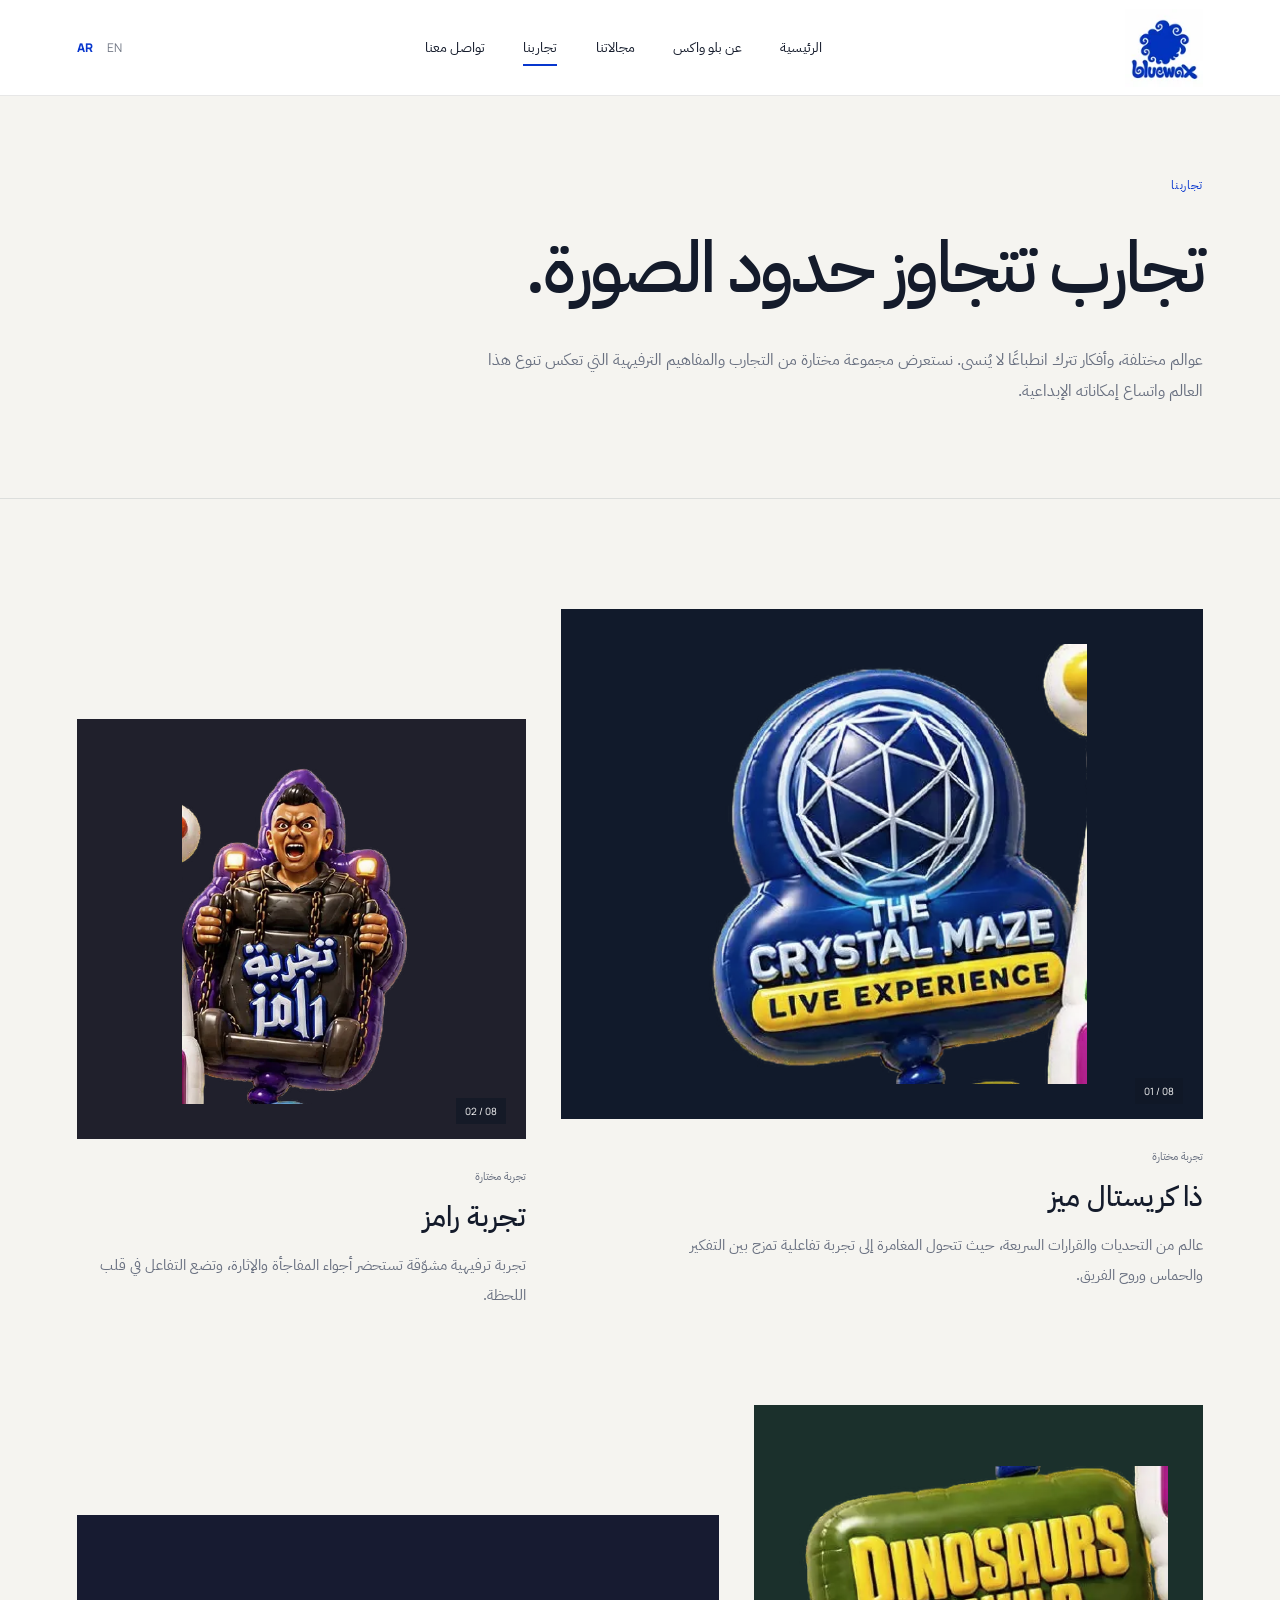
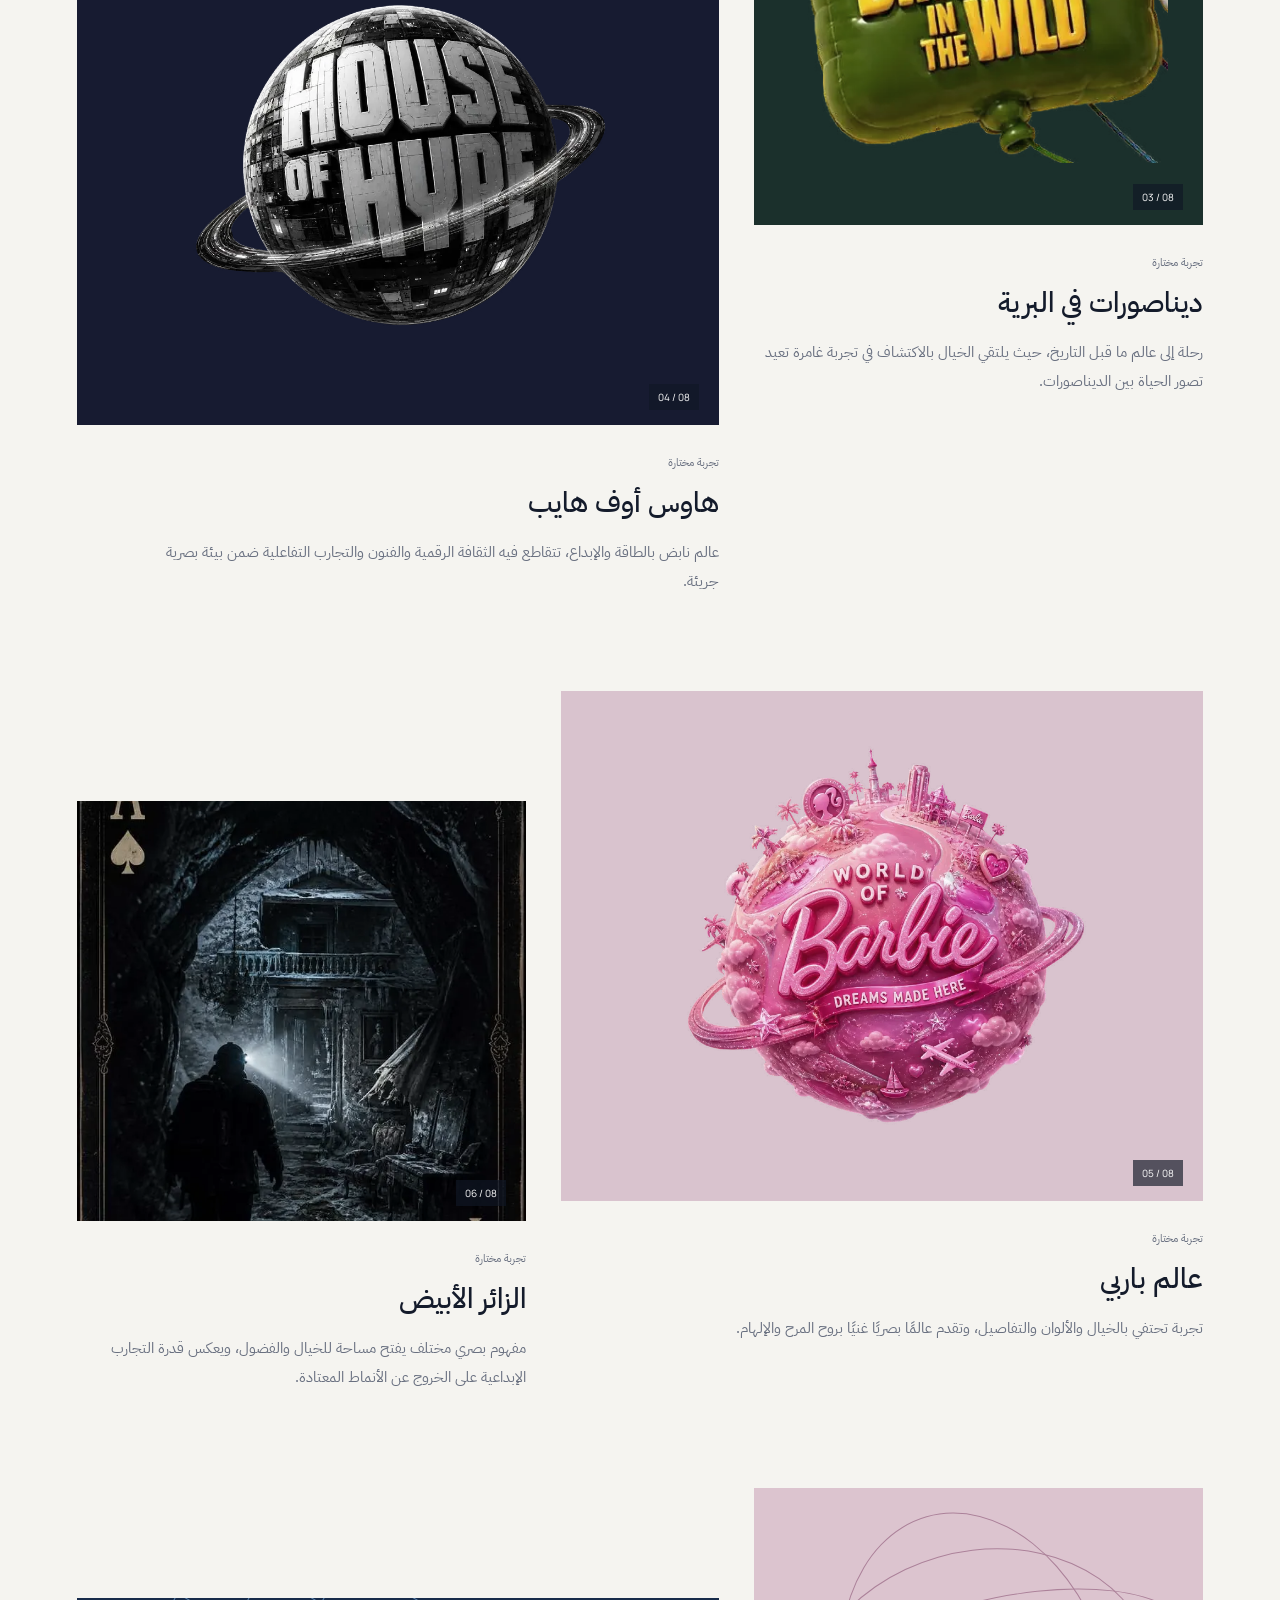
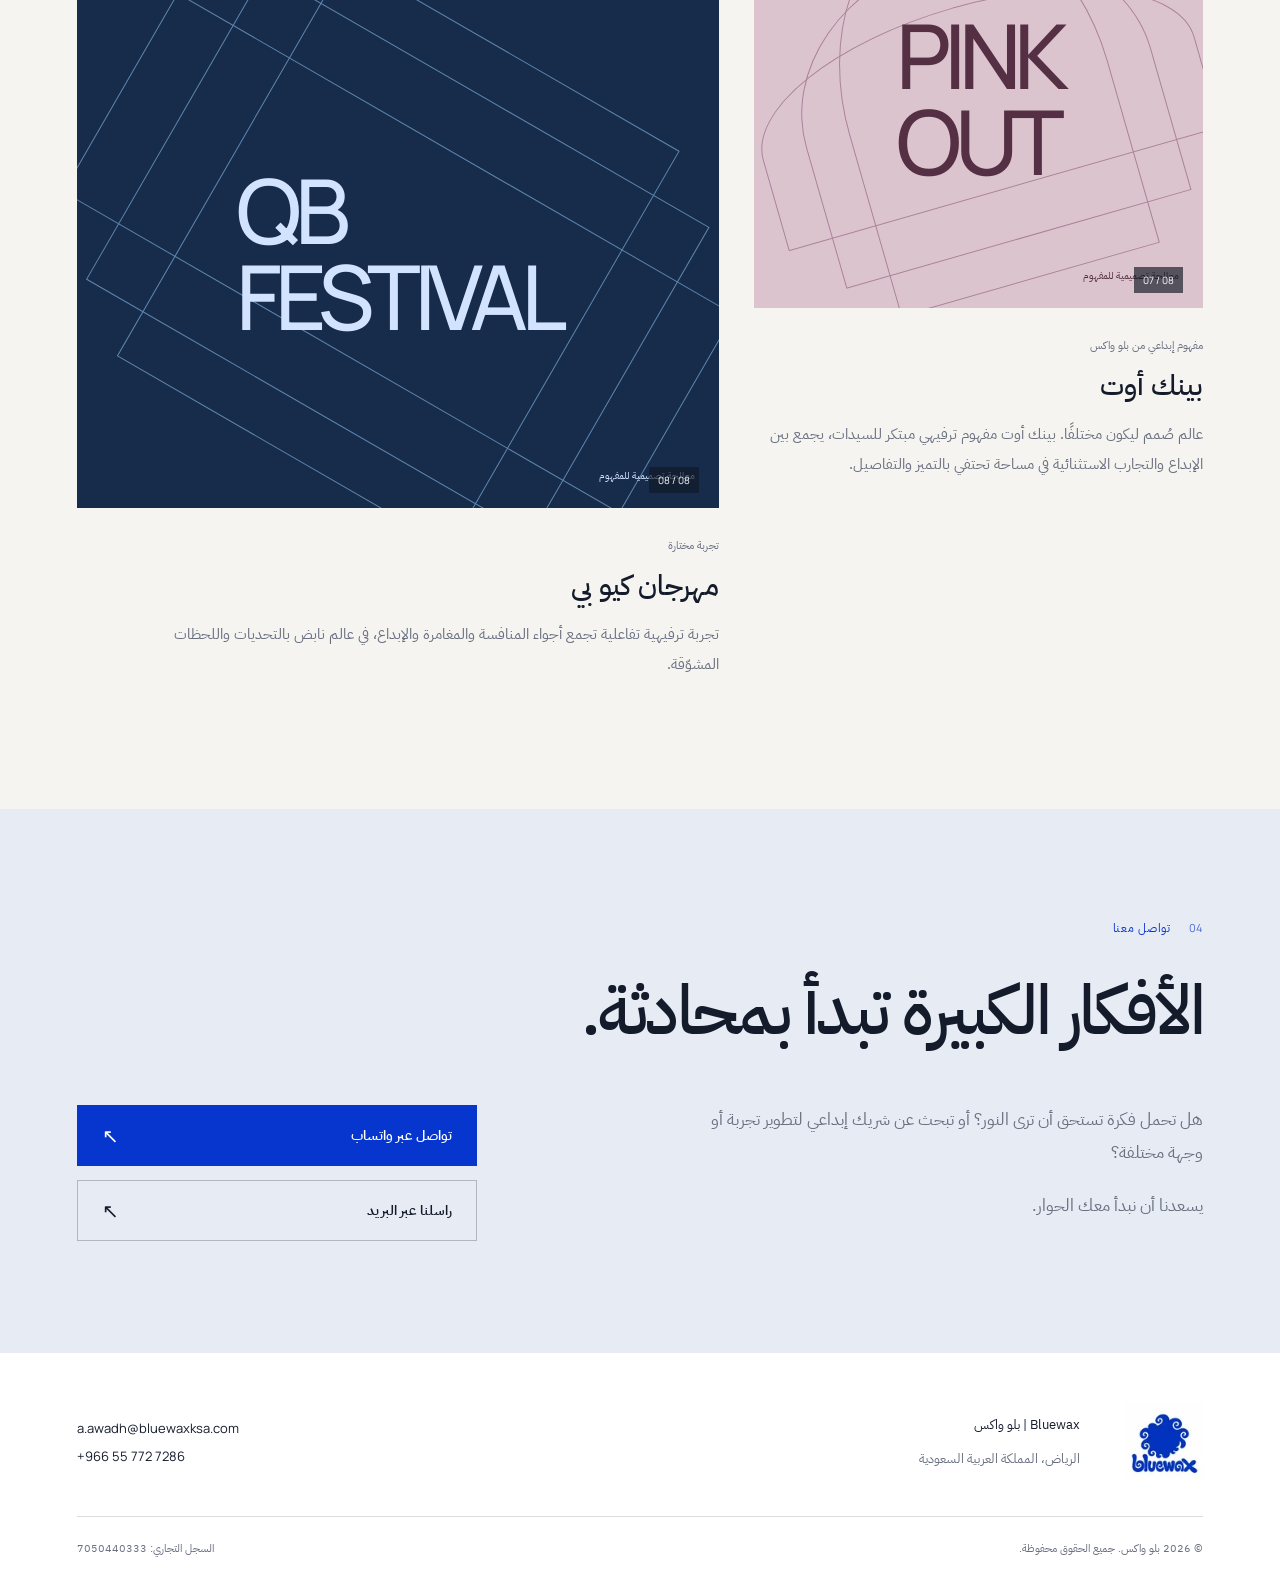
<file: work/index.html>
<!doctype html><html lang="ar" dir="rtl"><head><meta charset="utf-8"><meta name="viewport" content="width=device-width, initial-scale=1"><title>تجارب بلو واكس | أعمال ومفاهيم ترفيهية مختارة</title><meta name="description" content="استكشف مجموعة مختارة من التجارب الترفيهية في ملف بلو واكس، من كريستال ميز وهاوس أوف هايب إلى مفهوم بينك آوت الإبداعي."><meta name="theme-color" content="#0b1020"><link rel="canonical" href="https://bluewaxksa.com/work/"><link rel="alternate" hreflang="ar" href="https://bluewaxksa.com/work/"><link rel="alternate" hreflang="en" href="https://bluewaxksa.com/en/work/"><link rel="alternate" hreflang="x-default" href="https://bluewaxksa.com/work/"><meta property="og:type" content="website"><meta property="og:site_name" content="Bluewax"><meta property="og:title" content="تجارب بلو واكس | أعمال ومفاهيم ترفيهية مختارة"><meta property="og:description" content="استكشف مجموعة مختارة من التجارب الترفيهية في ملف بلو واكس، من كريستال ميز وهاوس أوف هايب إلى مفهوم بينك آوت الإبداعي."><meta property="og:url" content="https://bluewaxksa.com/work/"><meta property="og:image" content="https://bluewaxksa.com/assets/logo.png"><meta property="og:image:alt" content="Bluewax | بلو واكس"><meta property="og:locale" content="ar_SA"><meta property="og:locale:alternate" content="en_US"><meta name="twitter:card" content="summary"><meta name="twitter:title" content="تجارب بلو واكس | أعمال ومفاهيم ترفيهية مختارة"><meta name="twitter:description" content="استكشف مجموعة مختارة من التجارب الترفيهية في ملف بلو واكس، من كريستال ميز وهاوس أوف هايب إلى مفهوم بينك آوت الإبداعي."><meta name="twitter:image" content="https://bluewaxksa.com/assets/logo.png"><link rel="icon" type="image/png" href="/assets/favicon.png"><link rel="stylesheet" href="/assets/static/fonts-ar-62089e9844.css"><link rel="stylesheet" href="/assets/static/site-a84a179111.css"><script src="/assets/static/site-0bbefd2f40.js" defer></script><script type="application/ld+json">{"@context": "https://schema.org", "@graph": [{"@type": "Organization", "@id": "https://bluewaxksa.com/#organization", "name": "Bluewax", "alternateName": "بلو واكس", "url": "https://bluewaxksa.com/", "logo": "https://bluewaxksa.com/assets/logo.png", "email": "a.awadh@bluewaxksa.com", "telephone": "+966557727286", "address": {"@type": "PostalAddress", "addressLocality": "Riyadh", "addressCountry": "SA"}}, {"@type": "WebSite", "@id": "https://bluewaxksa.com/#website", "url": "https://bluewaxksa.com/", "name": "Bluewax", "inLanguage": ["ar", "en"], "publisher": {"@id": "https://bluewaxksa.com/#organization"}}, {"@type": "WebPage", "@id": "https://bluewaxksa.com/work/#webpage", "url": "https://bluewaxksa.com/work/", "name": "تجارب بلو واكس | أعمال ومفاهيم ترفيهية مختارة", "description": "استكشف مجموعة مختارة من التجارب الترفيهية في ملف بلو واكس، من كريستال ميز وهاوس أوف هايب إلى مفهوم بينك آوت الإبداعي.", "inLanguage": "ar", "isPartOf": {"@id": "https://bluewaxksa.com/#website"}}, {"@type": "BreadcrumbList", "itemListElement": [{"@type": "ListItem", "position": 1, "name": "الرئيسية", "item": "https://bluewaxksa.com/"}, {"@type": "ListItem", "position": 2, "name": "تجاربنا", "item": "https://bluewaxksa.com/work/"}]}]}</script></head><body class="page-work"><a class="skip" href="#main">انتقل إلى المحتوى</a><header class="site-header"><a class="brand" href="/" aria-label="Bluewax"><img src="/assets/optimized/logo-192-8eaaf62738.webp" srcset="/assets/optimized/logo-96-35b06030b7.webp 96w, /assets/optimized/logo-192-8eaaf62738.webp 192w" sizes="96px" width="192" height="192" alt="Bluewax" class="" loading="eager" decoding="async"></a><nav id="main-nav" aria-label="التنقل الرئيسي"><a href="/">الرئيسية</a><a href="/about/">عن بلو واكس</a><a href="/services/">مجالاتنا</a><a href="/work/" aria-current="page">تجاربنا</a><a href="/contact/">تواصل معنا</a></nav><div class="header-tools"><div class="language"><a lang="ar" hreflang="ar" href="/work/" aria-current="true">AR</a><a lang="en" hreflang="en" href="/en/work/">EN</a></div><button class="menu-toggle" aria-expanded="false" aria-controls="main-nav" aria-label="القائمة"><span></span><span></span></button></div></header><main id="main"><section class="section page-title"><div class="eyebrow"><span></span>تجاربنا</div><h1>تجارب تتجاوز حدود الصورة.</h1><p>عوالم مختلفة، وأفكار تترك انطباعًا لا يُنسى. نستعرض مجموعة مختارة من التجارب والمفاهيم الترفيهية التي تعكس تنوع هذا العالم واتساع إمكاناته الإبداعية.</p></section><section class="section works" id="projects"><div class="section-top"><div><div class="eyebrow"><span>03</span>تجاربنا</div><h2>تجارب تتجاوز حدود الصورة.</h2></div><p>عوالم مختلفة، وأفكار تترك انطباعًا لا يُنسى. نستعرض مجموعة مختارة من التجارب والمفاهيم الترفيهية التي تعكس تنوع هذا العالم واتساع إمكاناته الإبداعية.</p></div><div class="project-grid"><article class="project"><div class="project-visual crystal-maze"><img src="/assets/optimized/crystal-maze-400-21b413662b.webp" srcset="/assets/optimized/crystal-maze-400-21b413662b.webp 400w" sizes="(max-width: 760px) 90vw, (max-width: 1050px) 46vw, 55vw" width="400" height="430" alt="ذا كريستال ميز" class="project-image" loading="lazy" decoding="async"><span class="project-index">01 / 08</span></div><div class="project-info"><span class="project-type">تجربة مختارة</span><h3>ذا كريستال ميز</h3><p>عالم من التحديات والقرارات السريعة، حيث تتحول المغامرة إلى تجربة تفاعلية تمزج بين التفكير والحماس وروح الفريق.</p></div></article><article class="project"><div class="project-visual ramez"><img src="/assets/optimized/ramez-370-63bfb93ff7.webp" srcset="/assets/optimized/ramez-370-63bfb93ff7.webp 370w" sizes="(max-width: 760px) 90vw, (max-width: 1050px) 46vw, 55vw" width="370" height="545" alt="تجربة رامز" class="project-image" loading="lazy" decoding="async"><span class="project-index">02 / 08</span></div><div class="project-info"><span class="project-type">تجربة مختارة</span><h3>تجربة رامز</h3><p>تجربة ترفيهية مشوّقة تستحضر أجواء المفاجأة والإثارة، وتضع التفاعل في قلب اللحظة.</p></div></article><article class="project"><div class="project-visual dinosaurs"><img src="/assets/optimized/dinosaurs-402-341b845d27.webp" srcset="/assets/optimized/dinosaurs-399-fc91d9b604.webp 399w, /assets/optimized/dinosaurs-402-341b845d27.webp 402w" sizes="(max-width: 760px) 90vw, (max-width: 1050px) 46vw, 55vw" width="402" height="315" alt="ديناصورات في البرية" class="project-image" loading="lazy" decoding="async"><span class="project-index">03 / 08</span></div><div class="project-info"><span class="project-type">تجربة مختارة</span><h3>ديناصورات في البرية</h3><p>رحلة إلى عالم ما قبل التاريخ، حيث يلتقي الخيال بالاكتشاف في تجربة غامرة تعيد تصور الحياة بين الديناصورات.</p></div></article><article class="project"><div class="project-visual house-of-hype"><img src="/assets/optimized/house-of-hype-944-a5fc1f3b4a.webp" srcset="/assets/optimized/house-of-hype-400-117787aab7.webp 400w, /assets/optimized/house-of-hype-800-7aeb91d2c5.webp 800w, /assets/optimized/house-of-hype-944-a5fc1f3b4a.webp 944w" sizes="(max-width: 760px) 90vw, (max-width: 1050px) 46vw, 55vw" width="944" height="944" alt="هاوس أوف هايب" class="project-image" loading="lazy" decoding="async"><span class="project-index">04 / 08</span></div><div class="project-info"><span class="project-type">تجربة مختارة</span><h3>هاوس أوف هايب</h3><p>عالم نابض بالطاقة والإبداع، تتقاطع فيه الثقافة الرقمية والفنون والتجارب التفاعلية ضمن بيئة بصرية جريئة.</p></div></article><article class="project"><div class="project-visual barbie"><img src="/assets/optimized/barbie-1200-5688af4b80.webp" srcset="/assets/optimized/barbie-400-c804e54d91.webp 400w, /assets/optimized/barbie-800-56c0afb0ef.webp 800w, /assets/optimized/barbie-1200-5688af4b80.webp 1200w" sizes="(max-width: 760px) 90vw, (max-width: 1050px) 46vw, 55vw" width="1200" height="1200" alt="عالم باربي" class="project-image" loading="lazy" decoding="async"><span class="project-index">05 / 08</span></div><div class="project-info"><span class="project-type">تجربة مختارة</span><h3>عالم باربي</h3><p>تجربة تحتفي بالخيال والألوان والتفاصيل، وتقدم عالمًا بصريًا غنيًا بروح المرح والإلهام.</p></div></article><article class="project"><div class="project-visual white-visitor"><img src="/assets/optimized/white-visitor-633-2cfa0e68c7.webp" srcset="/assets/optimized/white-visitor-400-d8e1af3166.webp 400w, /assets/optimized/white-visitor-633-2cfa0e68c7.webp 633w" sizes="(max-width: 760px) 90vw, (max-width: 1050px) 46vw, 55vw" width="633" height="895" alt="الزائر الأبيض" class="project-image" loading="lazy" decoding="async"><span class="project-index">06 / 08</span></div><div class="project-info"><span class="project-type">تجربة مختارة</span><h3>الزائر الأبيض</h3><p>مفهوم بصري مختلف يفتح مساحة للخيال والفضول، ويعكس قدرة التجارب الإبداعية على الخروج عن الأنماط المعتادة.</p></div></article><article class="project"><div class="project-visual pinkout"><div class="concept-art"><div class="concept-geometry" aria-hidden="true"><i></i><i></i><i></i></div><strong dir="ltr">PINK<br>OUT</strong><small>معالجة تصميمية للمفهوم</small></div><span class="project-index">07 / 08</span></div><div class="project-info"><span class="project-type">مفهوم إبداعي من بلو واكس</span><h3>بينك أوت</h3><p>عالم صُمم ليكون مختلفًا. بينك أوت مفهوم ترفيهي مبتكر للسيدات، يجمع بين الإبداع والتجارب الاستثنائية في مساحة تحتفي بالتميز والتفاصيل.</p></div></article><article class="project"><div class="project-visual qbfestival"><div class="concept-art"><div class="concept-geometry" aria-hidden="true"><i></i><i></i><i></i></div><strong dir="ltr">QB<br>FESTIVAL</strong><small>معالجة تصميمية للمفهوم</small></div><span class="project-index">08 / 08</span></div><div class="project-info"><span class="project-type">تجربة مختارة</span><h3>مهرجان كيو بي</h3><p>تجربة ترفيهية تفاعلية تجمع أجواء المنافسة والمغامرة والإبداع، في عالم نابض بالتحديات واللحظات المشوّقة.</p></div></article></div></section><section class="section contact" id="contact"><div class="eyebrow"><span>04</span>تواصل معنا</div><h2>الأفكار الكبيرة تبدأ بمحادثة.</h2><div class="contact-bottom"><div><p>هل تحمل فكرة تستحق أن ترى النور؟ أو تبحث عن شريك إبداعي لتطوير تجربة أو وجهة مختلفة؟</p><p>يسعدنا أن نبدأ معك الحوار.</p></div><div class="contact-actions"><a href="https://wa.me/966557727286?text=%D9%85%D8%B1%D8%AD%D8%A8%D9%8B%D8%A7%20%D9%81%D8%B1%D9%8A%D9%82%20%D8%A8%D9%84%D9%88%20%D9%88%D8%A7%D9%83%D8%B3%D8%8C%20%D8%A3%D8%B1%D8%BA%D8%A8%20%D9%81%D9%8A%20%D8%A7%D9%84%D8%AA%D9%88%D8%A7%D8%B5%D9%84%20%D9%85%D8%B9%D9%83%D9%85%20%D8%A8%D8%B4%D8%A3%D9%86%20%D9%81%D8%B1%D8%B5%D8%A9%20%D8%AA%D8%B9%D8%A7%D9%88%D9%86%20%D8%A3%D9%88%20%D9%85%D8%B4%D8%B1%D9%88%D8%B9%20%D8%AC%D8%AF%D9%8A%D8%AF." class="button" target="_blank" rel="noopener noreferrer">تواصل عبر واتساب<span aria-hidden="true">↖</span></a><a href="mailto:a.awadh@bluewaxksa.com" class="button secondary">راسلنا عبر البريد<span aria-hidden="true">↖</span></a></div></div></section></main><footer><div class="footer-top"><a href="/" class="brand"><img src="/assets/optimized/logo-192-8eaaf62738.webp" srcset="/assets/optimized/logo-96-35b06030b7.webp 96w, /assets/optimized/logo-192-8eaaf62738.webp 192w" sizes="96px" width="192" height="192" alt="Bluewax" class="" loading="eager" decoding="async"></a><div><p class="company-name">Bluewax | بلو واكس</p><p>الرياض، المملكة العربية السعودية</p></div><div class="footer-contacts"><a href="mailto:a.awadh@bluewaxksa.com">a.awadh@bluewaxksa.com</a><a dir="ltr" href="https://wa.me/966557727286" target="_blank" rel="noopener noreferrer">+966 55 772 7286</a></div></div><div class="footer-bottom"><span>© <span data-year>2026</span> بلو واكس. جميع الحقوق محفوظة.</span><span>السجل التجاري: <bdi>7050440333</bdi></span></div></footer></body></html>
</file>
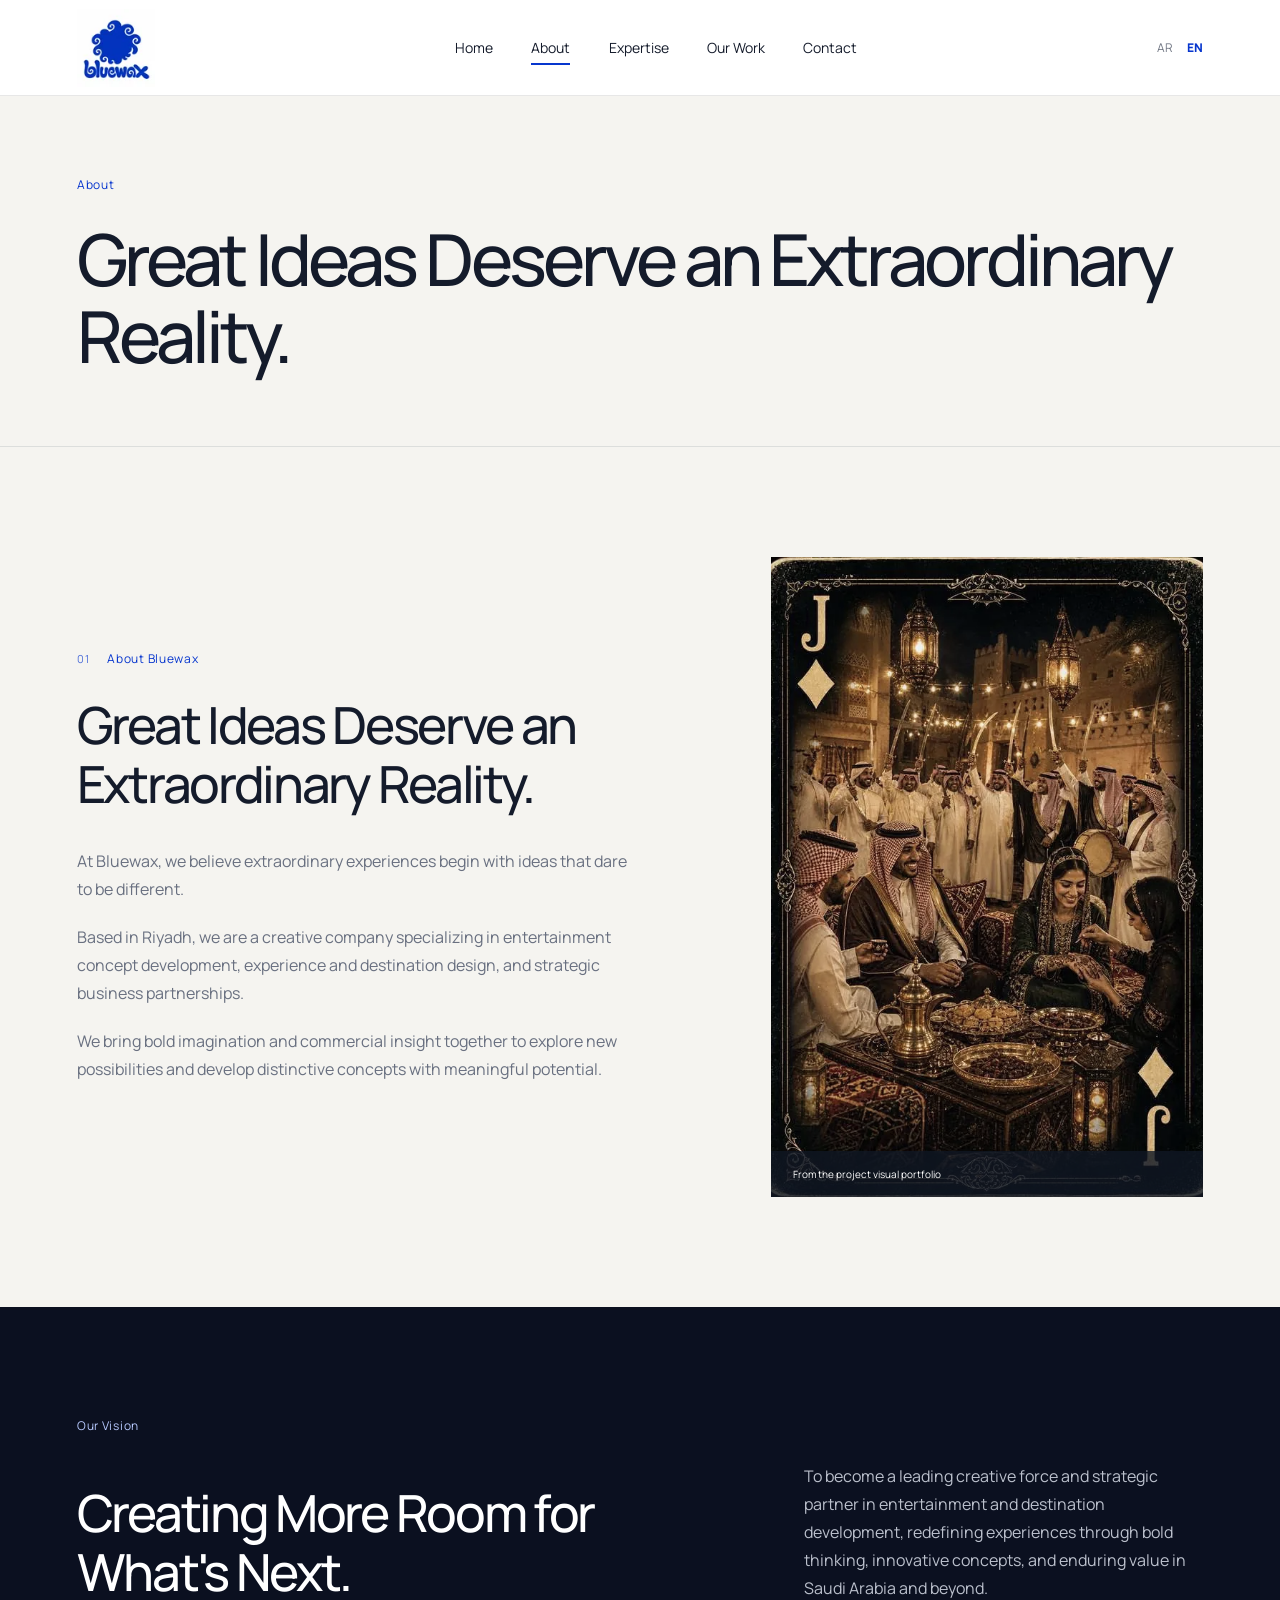
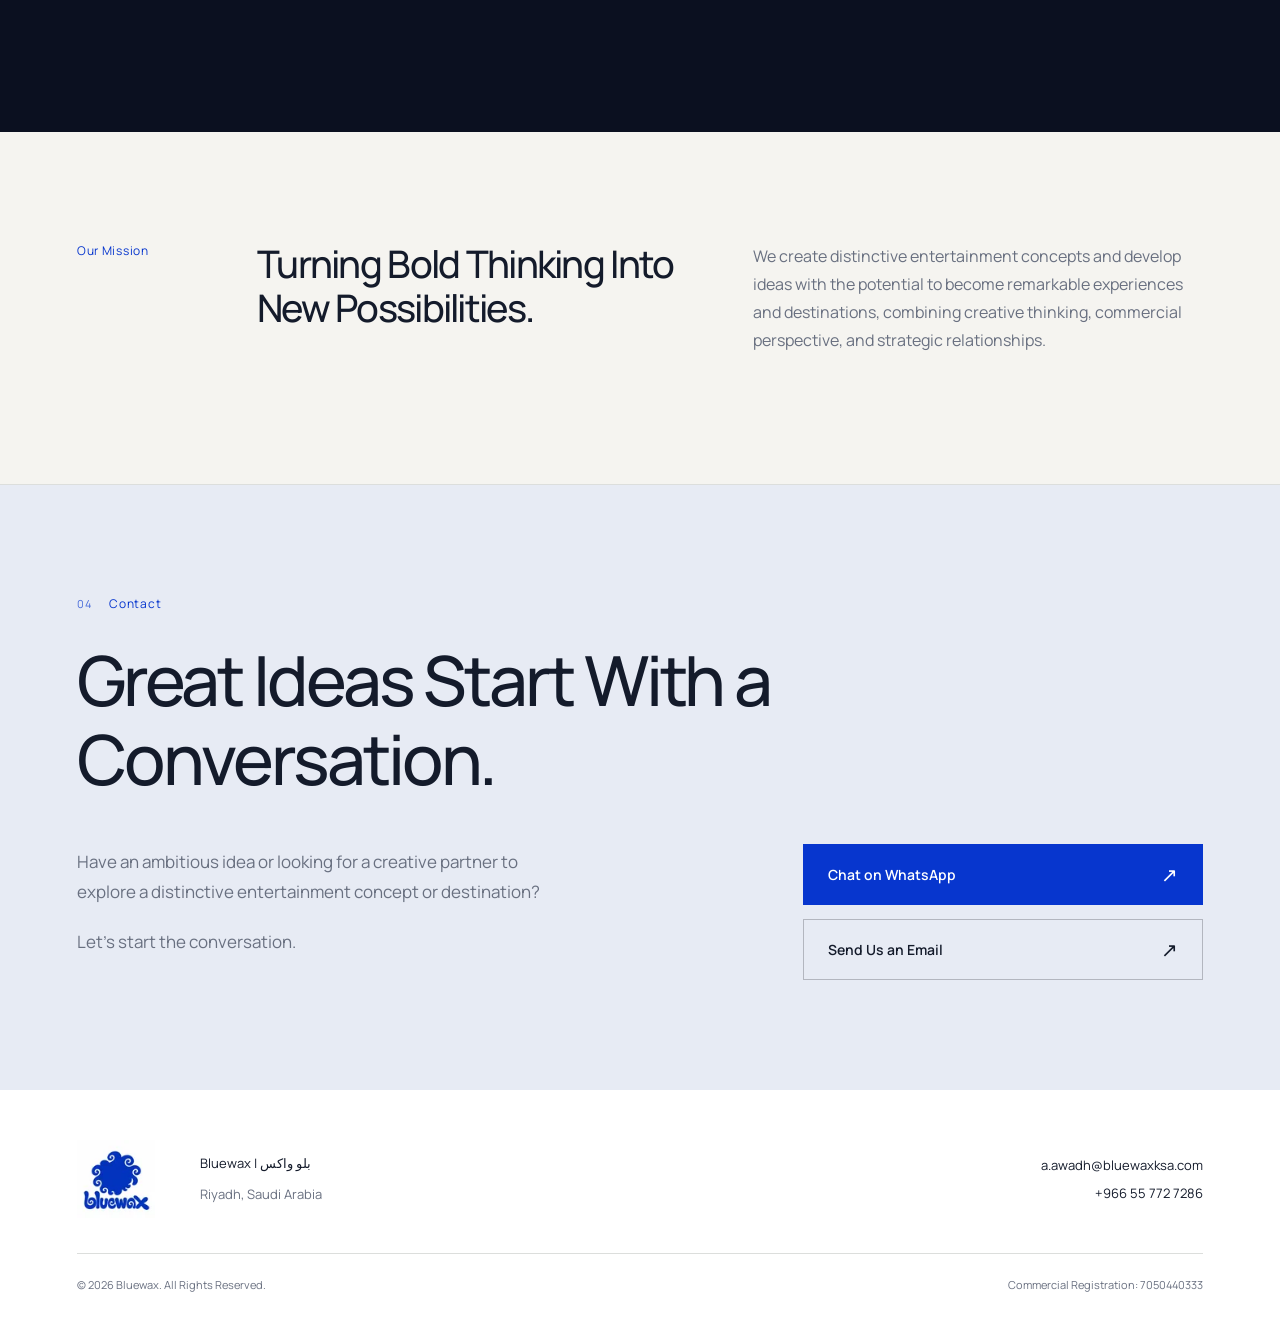
<file: en/about/index.html>
<!doctype html><html lang="en" dir="ltr"><head><meta charset="utf-8"><meta name="viewport" content="width=device-width, initial-scale=1"><title>About Bluewax | Our Vision &amp; Mission</title><meta name="description" content="Discover Bluewax, our vision and our mission to shape meaningful entertainment experiences and destinations through creativity, design and partnerships."><meta name="theme-color" content="#0b1020"><link rel="canonical" href="https://bluewaxksa.com/en/about/"><link rel="alternate" hreflang="ar" href="https://bluewaxksa.com/about/"><link rel="alternate" hreflang="en" href="https://bluewaxksa.com/en/about/"><link rel="alternate" hreflang="x-default" href="https://bluewaxksa.com/about/"><meta property="og:type" content="website"><meta property="og:site_name" content="Bluewax"><meta property="og:title" content="About Bluewax | Our Vision &amp; Mission"><meta property="og:description" content="Discover Bluewax, our vision and our mission to shape meaningful entertainment experiences and destinations through creativity, design and partnerships."><meta property="og:url" content="https://bluewaxksa.com/en/about/"><meta property="og:image" content="https://bluewaxksa.com/assets/logo.png"><meta property="og:image:alt" content="Bluewax | بلو واكس"><meta property="og:locale" content="en_US"><meta property="og:locale:alternate" content="ar_SA"><meta name="twitter:card" content="summary"><meta name="twitter:title" content="About Bluewax | Our Vision &amp; Mission"><meta name="twitter:description" content="Discover Bluewax, our vision and our mission to shape meaningful entertainment experiences and destinations through creativity, design and partnerships."><meta name="twitter:image" content="https://bluewaxksa.com/assets/logo.png"><link rel="icon" type="image/png" href="/assets/favicon.png"><link rel="stylesheet" href="/assets/static/fonts-en-fb7f181bab.css"><link rel="stylesheet" href="/assets/static/site-a84a179111.css"><script src="/assets/static/site-0bbefd2f40.js" defer></script><script type="application/ld+json">{"@context": "https://schema.org", "@graph": [{"@type": "Organization", "@id": "https://bluewaxksa.com/#organization", "name": "Bluewax", "alternateName": "بلو واكس", "url": "https://bluewaxksa.com/", "logo": "https://bluewaxksa.com/assets/logo.png", "email": "a.awadh@bluewaxksa.com", "telephone": "+966557727286", "address": {"@type": "PostalAddress", "addressLocality": "Riyadh", "addressCountry": "SA"}}, {"@type": "WebSite", "@id": "https://bluewaxksa.com/#website", "url": "https://bluewaxksa.com/", "name": "Bluewax", "inLanguage": ["ar", "en"], "publisher": {"@id": "https://bluewaxksa.com/#organization"}}, {"@type": "WebPage", "@id": "https://bluewaxksa.com/en/about/#webpage", "url": "https://bluewaxksa.com/en/about/", "name": "About Bluewax | Our Vision & Mission", "description": "Discover Bluewax, our vision and our mission to shape meaningful entertainment experiences and destinations through creativity, design and partnerships.", "inLanguage": "en", "isPartOf": {"@id": "https://bluewaxksa.com/#website"}}, {"@type": "BreadcrumbList", "itemListElement": [{"@type": "ListItem", "position": 1, "name": "Home", "item": "https://bluewaxksa.com/en/"}, {"@type": "ListItem", "position": 2, "name": "About", "item": "https://bluewaxksa.com/en/about/"}]}]}</script></head><body class="page-about"><a class="skip" href="#main">Skip to content</a><header class="site-header"><a class="brand" href="/en/" aria-label="Bluewax"><img src="/assets/optimized/logo-192-8eaaf62738.webp" srcset="/assets/optimized/logo-96-35b06030b7.webp 96w, /assets/optimized/logo-192-8eaaf62738.webp 192w" sizes="96px" width="192" height="192" alt="Bluewax" class="" loading="eager" decoding="async"></a><nav id="main-nav" aria-label="Main navigation"><a href="/en/">Home</a><a href="/en/about/" aria-current="page">About</a><a href="/en/services/">Expertise</a><a href="/en/work/">Our Work</a><a href="/en/contact/">Contact</a></nav><div class="header-tools"><div class="language"><a lang="ar" hreflang="ar" href="/about/">AR</a><a lang="en" hreflang="en" href="/en/about/" aria-current="true">EN</a></div><button class="menu-toggle" aria-expanded="false" aria-controls="main-nav" aria-label="Menu"><span></span><span></span></button></div></header><main id="main"><section class="section page-title"><div class="eyebrow"><span></span>About</div><h1>Great Ideas Deserve an Extraordinary Reality.</h1></section><section class="section about" id="about"><div><div class="eyebrow"><span>01</span>About Bluewax</div><h2>Great Ideas Deserve an Extraordinary Reality.</h2><p>At Bluewax, we believe extraordinary experiences begin with ideas that dare to be different.</p><p>Based in Riyadh, we are a creative company specializing in entertainment concept development, experience and destination design, and strategic business partnerships.</p><p>We bring bold imagination and commercial insight together to explore new possibilities and develop distinctive concepts with meaningful potential.</p></div><figure class="about-art"><img src="/assets/optimized/qiran-633-f0d0f04a34.webp" srcset="/assets/optimized/qiran-400-b31636b08f.webp 400w, /assets/optimized/qiran-633-f0d0f04a34.webp 633w" sizes="(max-width: 760px) 90vw, (max-width: 1050px) 46vw, 55vw" width="633" height="895" alt="Entertainment concept artwork from the project portfolio" class="" loading="lazy" decoding="async"><figcaption>From the project visual portfolio</figcaption></figure></section><section class="section vision dark"><div class="eyebrow"><span></span>Our Vision</div><div class="vision-layout"><h2>Creating More Room for What's Next.</h2><p>To become a leading creative force and strategic partner in entertainment and destination development, redefining experiences through bold thinking, innovative concepts, and enduring value in Saudi Arabia and beyond.</p></div></section><section class="section mission"><div class="eyebrow"><span></span>Our Mission</div><h2>Turning Bold Thinking Into New Possibilities.</h2><p>We create distinctive entertainment concepts and develop ideas with the potential to become remarkable experiences and destinations, combining creative thinking, commercial perspective, and strategic relationships.</p></section><section class="section contact" id="contact"><div class="eyebrow"><span>04</span>Contact</div><h2>Great Ideas Start With a Conversation.</h2><div class="contact-bottom"><div><p>Have an ambitious idea or looking for a creative partner to explore a distinctive entertainment concept or destination?</p><p>Let&#x27;s start the conversation.</p></div><div class="contact-actions"><a href="https://wa.me/966557727286?text=Hello%20Bluewax%20team%2C%20I%20would%20like%20to%20discuss%20a%20potential%20collaboration%20or%20new%20project." class="button" target="_blank" rel="noopener noreferrer">Chat on WhatsApp<span aria-hidden="true">↗</span></a><a href="mailto:a.awadh@bluewaxksa.com" class="button secondary">Send Us an Email<span aria-hidden="true">↗</span></a></div></div></section></main><footer><div class="footer-top"><a href="/en/" class="brand"><img src="/assets/optimized/logo-192-8eaaf62738.webp" srcset="/assets/optimized/logo-96-35b06030b7.webp 96w, /assets/optimized/logo-192-8eaaf62738.webp 192w" sizes="96px" width="192" height="192" alt="Bluewax" class="" loading="eager" decoding="async"></a><div><p class="company-name">Bluewax | بلو واكس</p><p>Riyadh, Saudi Arabia</p></div><div class="footer-contacts"><a href="mailto:a.awadh@bluewaxksa.com">a.awadh@bluewaxksa.com</a><a dir="ltr" href="https://wa.me/966557727286" target="_blank" rel="noopener noreferrer">+966 55 772 7286</a></div></div><div class="footer-bottom"><span>© <span data-year>2026</span> Bluewax. All Rights Reserved.</span><span>Commercial Registration: <bdi>7050440333</bdi></span></div></footer></body></html>
</file>
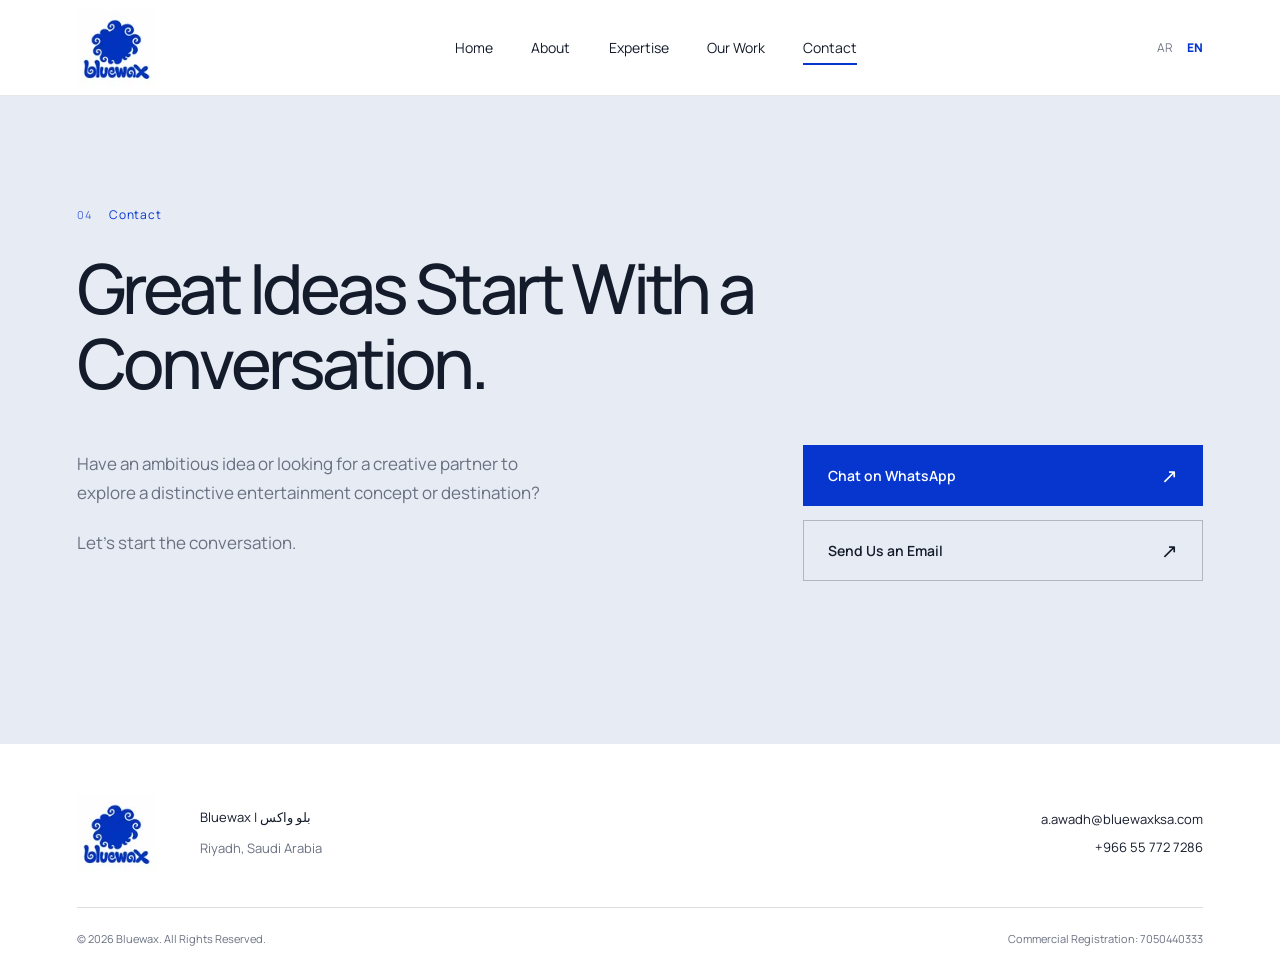
<file: en/contact/index.html>
<!doctype html><html lang="en" dir="ltr"><head><meta charset="utf-8"><meta name="viewport" content="width=device-width, initial-scale=1"><title>Contact Bluewax | Create Your Next Experience</title><meta name="description" content="Have an idea or a collaboration in mind? Contact the Bluewax team in Riyadh by WhatsApp or email to discuss your next experience or destination."><meta name="theme-color" content="#0b1020"><link rel="canonical" href="https://bluewaxksa.com/en/contact/"><link rel="alternate" hreflang="ar" href="https://bluewaxksa.com/contact/"><link rel="alternate" hreflang="en" href="https://bluewaxksa.com/en/contact/"><link rel="alternate" hreflang="x-default" href="https://bluewaxksa.com/contact/"><meta property="og:type" content="website"><meta property="og:site_name" content="Bluewax"><meta property="og:title" content="Contact Bluewax | Create Your Next Experience"><meta property="og:description" content="Have an idea or a collaboration in mind? Contact the Bluewax team in Riyadh by WhatsApp or email to discuss your next experience or destination."><meta property="og:url" content="https://bluewaxksa.com/en/contact/"><meta property="og:image" content="https://bluewaxksa.com/assets/logo.png"><meta property="og:image:alt" content="Bluewax | بلو واكس"><meta property="og:locale" content="en_US"><meta property="og:locale:alternate" content="ar_SA"><meta name="twitter:card" content="summary"><meta name="twitter:title" content="Contact Bluewax | Create Your Next Experience"><meta name="twitter:description" content="Have an idea or a collaboration in mind? Contact the Bluewax team in Riyadh by WhatsApp or email to discuss your next experience or destination."><meta name="twitter:image" content="https://bluewaxksa.com/assets/logo.png"><link rel="icon" type="image/png" href="/assets/favicon.png"><link rel="stylesheet" href="/assets/static/fonts-en-fb7f181bab.css"><link rel="stylesheet" href="/assets/static/site-a84a179111.css"><script src="/assets/static/site-0bbefd2f40.js" defer></script><script type="application/ld+json">{"@context": "https://schema.org", "@graph": [{"@type": "Organization", "@id": "https://bluewaxksa.com/#organization", "name": "Bluewax", "alternateName": "بلو واكس", "url": "https://bluewaxksa.com/", "logo": "https://bluewaxksa.com/assets/logo.png", "email": "a.awadh@bluewaxksa.com", "telephone": "+966557727286", "address": {"@type": "PostalAddress", "addressLocality": "Riyadh", "addressCountry": "SA"}}, {"@type": "WebSite", "@id": "https://bluewaxksa.com/#website", "url": "https://bluewaxksa.com/", "name": "Bluewax", "inLanguage": ["ar", "en"], "publisher": {"@id": "https://bluewaxksa.com/#organization"}}, {"@type": "WebPage", "@id": "https://bluewaxksa.com/en/contact/#webpage", "url": "https://bluewaxksa.com/en/contact/", "name": "Contact Bluewax | Create Your Next Experience", "description": "Have an idea or a collaboration in mind? Contact the Bluewax team in Riyadh by WhatsApp or email to discuss your next experience or destination.", "inLanguage": "en", "isPartOf": {"@id": "https://bluewaxksa.com/#website"}}, {"@type": "BreadcrumbList", "itemListElement": [{"@type": "ListItem", "position": 1, "name": "Home", "item": "https://bluewaxksa.com/en/"}, {"@type": "ListItem", "position": 2, "name": "Contact", "item": "https://bluewaxksa.com/en/contact/"}]}]}</script></head><body class="page-contact"><a class="skip" href="#main">Skip to content</a><header class="site-header"><a class="brand" href="/en/" aria-label="Bluewax"><img src="/assets/optimized/logo-192-8eaaf62738.webp" srcset="/assets/optimized/logo-96-35b06030b7.webp 96w, /assets/optimized/logo-192-8eaaf62738.webp 192w" sizes="96px" width="192" height="192" alt="Bluewax" class="" loading="eager" decoding="async"></a><nav id="main-nav" aria-label="Main navigation"><a href="/en/">Home</a><a href="/en/about/">About</a><a href="/en/services/">Expertise</a><a href="/en/work/">Our Work</a><a href="/en/contact/" aria-current="page">Contact</a></nav><div class="header-tools"><div class="language"><a lang="ar" hreflang="ar" href="/contact/">AR</a><a lang="en" hreflang="en" href="/en/contact/" aria-current="true">EN</a></div><button class="menu-toggle" aria-expanded="false" aria-controls="main-nav" aria-label="Menu"><span></span><span></span></button></div></header><main id="main"><section class="section contact contact-page" id="contact"><div class="eyebrow"><span>04</span>Contact</div><h1>Great Ideas Start With a Conversation.</h1><div class="contact-bottom"><div><p>Have an ambitious idea or looking for a creative partner to explore a distinctive entertainment concept or destination?</p><p>Let&#x27;s start the conversation.</p></div><div class="contact-actions"><a href="https://wa.me/966557727286?text=Hello%20Bluewax%20team%2C%20I%20would%20like%20to%20discuss%20a%20potential%20collaboration%20or%20new%20project." class="button" target="_blank" rel="noopener noreferrer">Chat on WhatsApp<span aria-hidden="true">↗</span></a><a href="mailto:a.awadh@bluewaxksa.com" class="button secondary">Send Us an Email<span aria-hidden="true">↗</span></a></div></div></section></main><footer><div class="footer-top"><a href="/en/" class="brand"><img src="/assets/optimized/logo-192-8eaaf62738.webp" srcset="/assets/optimized/logo-96-35b06030b7.webp 96w, /assets/optimized/logo-192-8eaaf62738.webp 192w" sizes="96px" width="192" height="192" alt="Bluewax" class="" loading="eager" decoding="async"></a><div><p class="company-name">Bluewax | بلو واكس</p><p>Riyadh, Saudi Arabia</p></div><div class="footer-contacts"><a href="mailto:a.awadh@bluewaxksa.com">a.awadh@bluewaxksa.com</a><a dir="ltr" href="https://wa.me/966557727286" target="_blank" rel="noopener noreferrer">+966 55 772 7286</a></div></div><div class="footer-bottom"><span>© <span data-year>2026</span> Bluewax. All Rights Reserved.</span><span>Commercial Registration: <bdi>7050440333</bdi></span></div></footer></body></html>
</file>
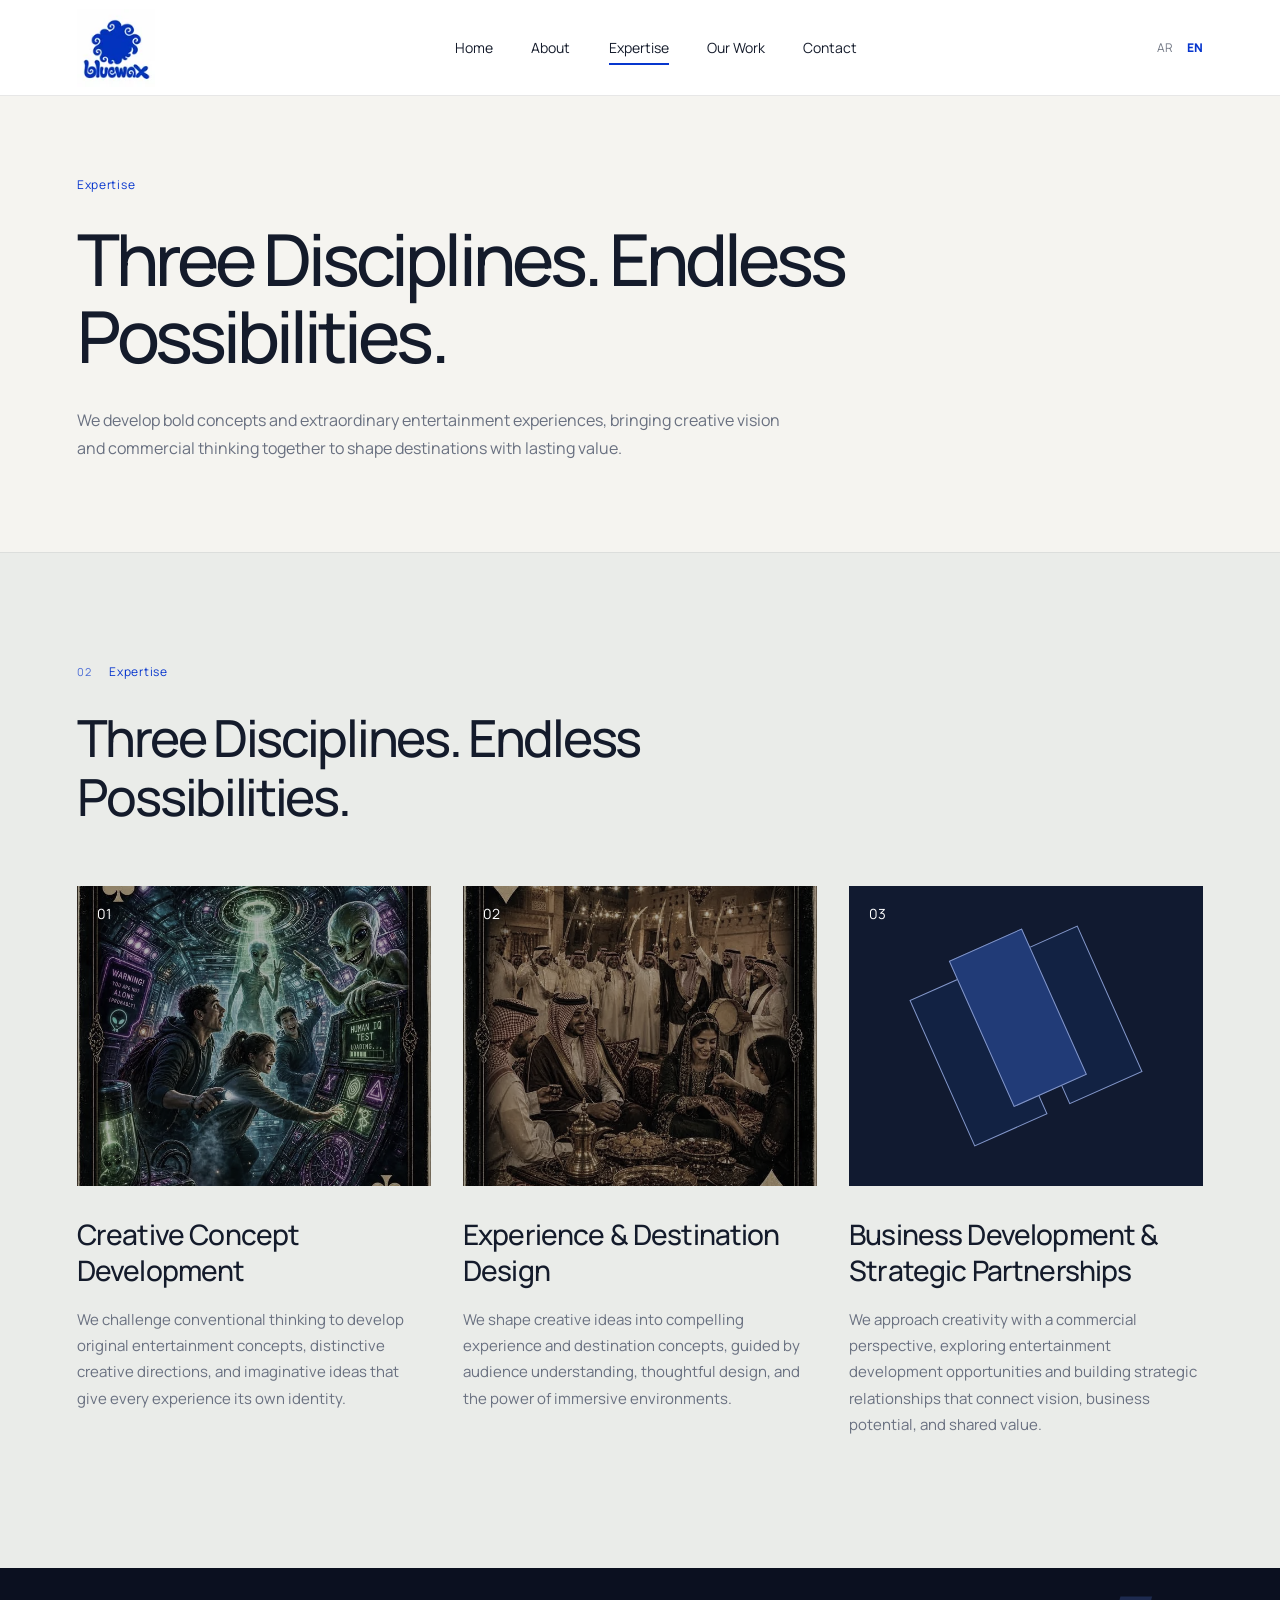
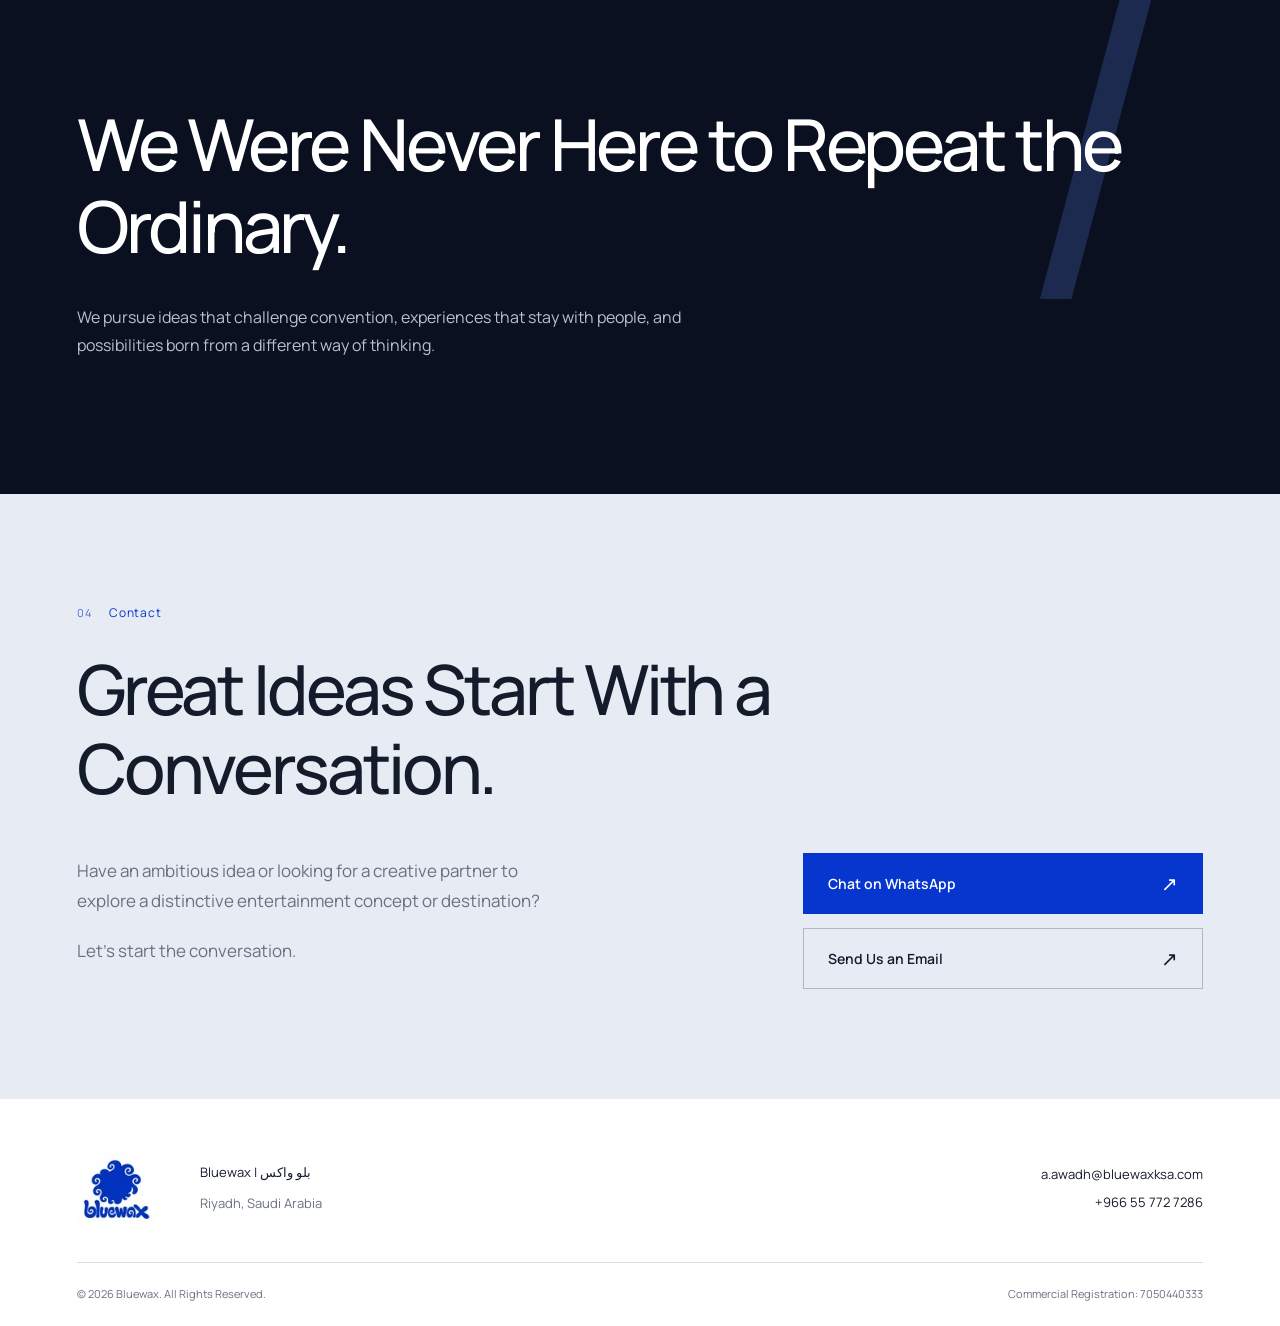
<file: en/services/index.html>
<!doctype html><html lang="en" dir="ltr"><head><meta charset="utf-8"><meta name="viewport" content="width=device-width, initial-scale=1"><title>Bluewax Expertise | Concepts, Experiences &amp; Partnerships</title><meta name="description" content="Explore Bluewax expertise in creative concepts, experience and destination design, business development and strategic partnerships."><meta name="theme-color" content="#0b1020"><link rel="canonical" href="https://bluewaxksa.com/en/services/"><link rel="alternate" hreflang="ar" href="https://bluewaxksa.com/services/"><link rel="alternate" hreflang="en" href="https://bluewaxksa.com/en/services/"><link rel="alternate" hreflang="x-default" href="https://bluewaxksa.com/services/"><meta property="og:type" content="website"><meta property="og:site_name" content="Bluewax"><meta property="og:title" content="Bluewax Expertise | Concepts, Experiences &amp; Partnerships"><meta property="og:description" content="Explore Bluewax expertise in creative concepts, experience and destination design, business development and strategic partnerships."><meta property="og:url" content="https://bluewaxksa.com/en/services/"><meta property="og:image" content="https://bluewaxksa.com/assets/logo.png"><meta property="og:image:alt" content="Bluewax | بلو واكس"><meta property="og:locale" content="en_US"><meta property="og:locale:alternate" content="ar_SA"><meta name="twitter:card" content="summary"><meta name="twitter:title" content="Bluewax Expertise | Concepts, Experiences &amp; Partnerships"><meta name="twitter:description" content="Explore Bluewax expertise in creative concepts, experience and destination design, business development and strategic partnerships."><meta name="twitter:image" content="https://bluewaxksa.com/assets/logo.png"><link rel="icon" type="image/png" href="/assets/favicon.png"><link rel="stylesheet" href="/assets/static/fonts-en-fb7f181bab.css"><link rel="stylesheet" href="/assets/static/site-a84a179111.css"><script src="/assets/static/site-0bbefd2f40.js" defer></script><script type="application/ld+json">{"@context": "https://schema.org", "@graph": [{"@type": "Organization", "@id": "https://bluewaxksa.com/#organization", "name": "Bluewax", "alternateName": "بلو واكس", "url": "https://bluewaxksa.com/", "logo": "https://bluewaxksa.com/assets/logo.png", "email": "a.awadh@bluewaxksa.com", "telephone": "+966557727286", "address": {"@type": "PostalAddress", "addressLocality": "Riyadh", "addressCountry": "SA"}}, {"@type": "WebSite", "@id": "https://bluewaxksa.com/#website", "url": "https://bluewaxksa.com/", "name": "Bluewax", "inLanguage": ["ar", "en"], "publisher": {"@id": "https://bluewaxksa.com/#organization"}}, {"@type": "WebPage", "@id": "https://bluewaxksa.com/en/services/#webpage", "url": "https://bluewaxksa.com/en/services/", "name": "Bluewax Expertise | Concepts, Experiences & Partnerships", "description": "Explore Bluewax expertise in creative concepts, experience and destination design, business development and strategic partnerships.", "inLanguage": "en", "isPartOf": {"@id": "https://bluewaxksa.com/#website"}}, {"@type": "BreadcrumbList", "itemListElement": [{"@type": "ListItem", "position": 1, "name": "Home", "item": "https://bluewaxksa.com/en/"}, {"@type": "ListItem", "position": 2, "name": "Expertise", "item": "https://bluewaxksa.com/en/services/"}]}]}</script></head><body class="page-services"><a class="skip" href="#main">Skip to content</a><header class="site-header"><a class="brand" href="/en/" aria-label="Bluewax"><img src="/assets/optimized/logo-192-8eaaf62738.webp" srcset="/assets/optimized/logo-96-35b06030b7.webp 96w, /assets/optimized/logo-192-8eaaf62738.webp 192w" sizes="96px" width="192" height="192" alt="Bluewax" class="" loading="eager" decoding="async"></a><nav id="main-nav" aria-label="Main navigation"><a href="/en/">Home</a><a href="/en/about/">About</a><a href="/en/services/" aria-current="page">Expertise</a><a href="/en/work/">Our Work</a><a href="/en/contact/">Contact</a></nav><div class="header-tools"><div class="language"><a lang="ar" hreflang="ar" href="/services/">AR</a><a lang="en" hreflang="en" href="/en/services/" aria-current="true">EN</a></div><button class="menu-toggle" aria-expanded="false" aria-controls="main-nav" aria-label="Menu"><span></span><span></span></button></div></header><main id="main"><section class="section page-title"><div class="eyebrow"><span></span>Expertise</div><h1>Three Disciplines. Endless Possibilities.</h1><p>We develop bold concepts and extraordinary entertainment experiences, bringing creative vision and commercial thinking together to shape destinations with lasting value.</p></section><section class="section expertise" id="expertise"><div class="eyebrow"><span>02</span>Expertise</div><h2>Three Disciplines. Endless Possibilities.</h2><div class="disciplines"><article class="discipline"><div class="discipline-art"><img src="/assets/optimized/ufo-678-8fb86d11fd.webp" srcset="/assets/optimized/ufo-400-3b8ba41caa.webp 400w, /assets/optimized/ufo-678-8fb86d11fd.webp 678w" sizes="(max-width: 760px) 90vw, (max-width: 1050px) 46vw, 55vw" width="678" height="960" alt="Entertainment concept artwork from the project portfolio" class="" loading="lazy" decoding="async"><span class="discipline-no">01</span></div><h3>Creative Concept Development</h3><p>We challenge conventional thinking to develop original entertainment concepts, distinctive creative directions, and imaginative ideas that give every experience its own identity.</p></article><article class="discipline"><div class="discipline-art"><img src="/assets/optimized/qiran-633-f0d0f04a34.webp" srcset="/assets/optimized/qiran-400-b31636b08f.webp 400w, /assets/optimized/qiran-633-f0d0f04a34.webp 633w" sizes="(max-width: 760px) 90vw, (max-width: 1050px) 46vw, 55vw" width="633" height="895" alt="Entertainment concept artwork from the project portfolio" class="" loading="lazy" decoding="async"><span class="discipline-no">02</span></div><h3>Experience & Destination Design</h3><p>We shape creative ideas into compelling experience and destination concepts, guided by audience understanding, thoughtful design, and the power of immersive environments.</p></article><article class="discipline"><div class="discipline-art"><div class="discipline-lines" aria-hidden="true"><i></i><i></i><i></i></div><span class="discipline-no">03</span></div><h3>Business Development & Strategic Partnerships</h3><p>We approach creativity with a commercial perspective, exploring entertainment development opportunities and building strategic relationships that connect vision, business potential, and shared value.</p></article></div></section><section class="section statement dark"><span class="statement-mark" aria-hidden="true">/</span><h2>We Were Never Here to Repeat the Ordinary.</h2><p>We pursue ideas that challenge convention, experiences that stay with people, and possibilities born from a different way of thinking.</p></section><section class="section contact" id="contact"><div class="eyebrow"><span>04</span>Contact</div><h2>Great Ideas Start With a Conversation.</h2><div class="contact-bottom"><div><p>Have an ambitious idea or looking for a creative partner to explore a distinctive entertainment concept or destination?</p><p>Let&#x27;s start the conversation.</p></div><div class="contact-actions"><a href="https://wa.me/966557727286?text=Hello%20Bluewax%20team%2C%20I%20would%20like%20to%20discuss%20a%20potential%20collaboration%20or%20new%20project." class="button" target="_blank" rel="noopener noreferrer">Chat on WhatsApp<span aria-hidden="true">↗</span></a><a href="mailto:a.awadh@bluewaxksa.com" class="button secondary">Send Us an Email<span aria-hidden="true">↗</span></a></div></div></section></main><footer><div class="footer-top"><a href="/en/" class="brand"><img src="/assets/optimized/logo-192-8eaaf62738.webp" srcset="/assets/optimized/logo-96-35b06030b7.webp 96w, /assets/optimized/logo-192-8eaaf62738.webp 192w" sizes="96px" width="192" height="192" alt="Bluewax" class="" loading="eager" decoding="async"></a><div><p class="company-name">Bluewax | بلو واكس</p><p>Riyadh, Saudi Arabia</p></div><div class="footer-contacts"><a href="mailto:a.awadh@bluewaxksa.com">a.awadh@bluewaxksa.com</a><a dir="ltr" href="https://wa.me/966557727286" target="_blank" rel="noopener noreferrer">+966 55 772 7286</a></div></div><div class="footer-bottom"><span>© <span data-year>2026</span> Bluewax. All Rights Reserved.</span><span>Commercial Registration: <bdi>7050440333</bdi></span></div></footer></body></html>
</file>
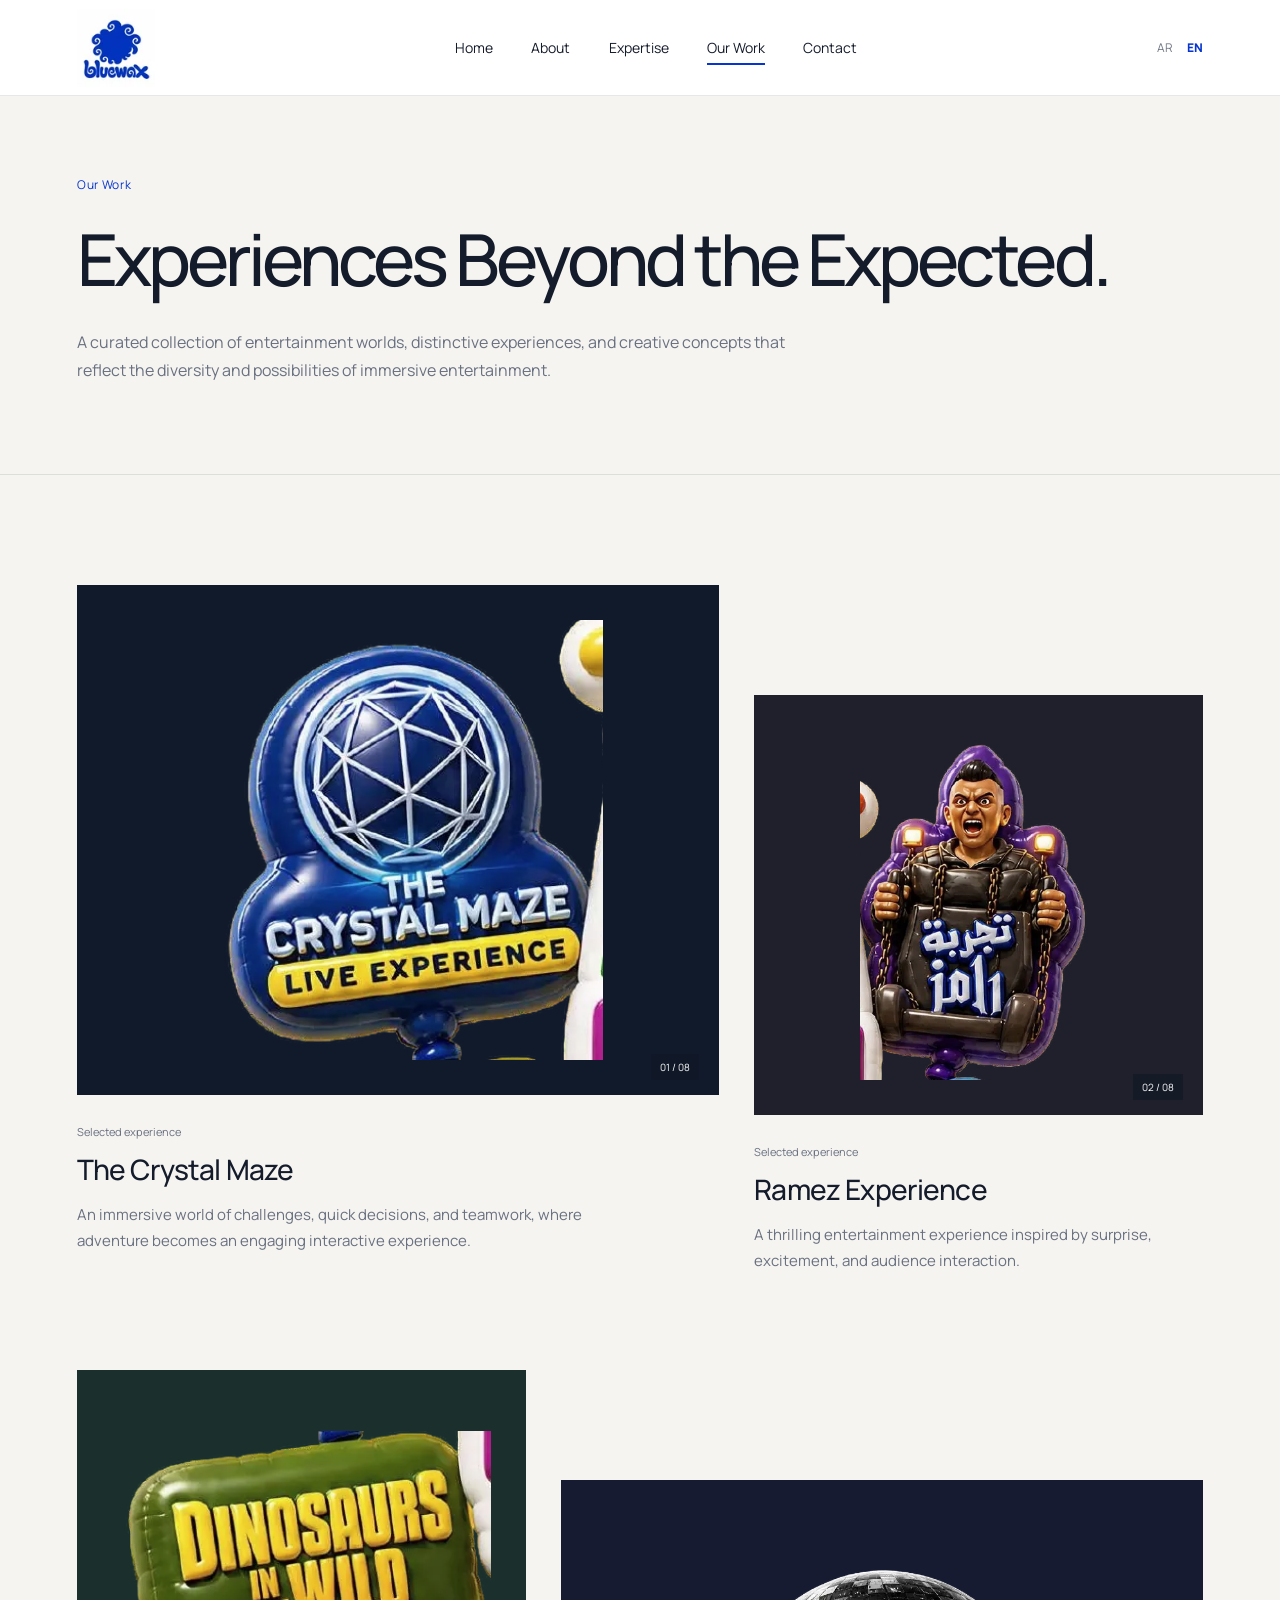
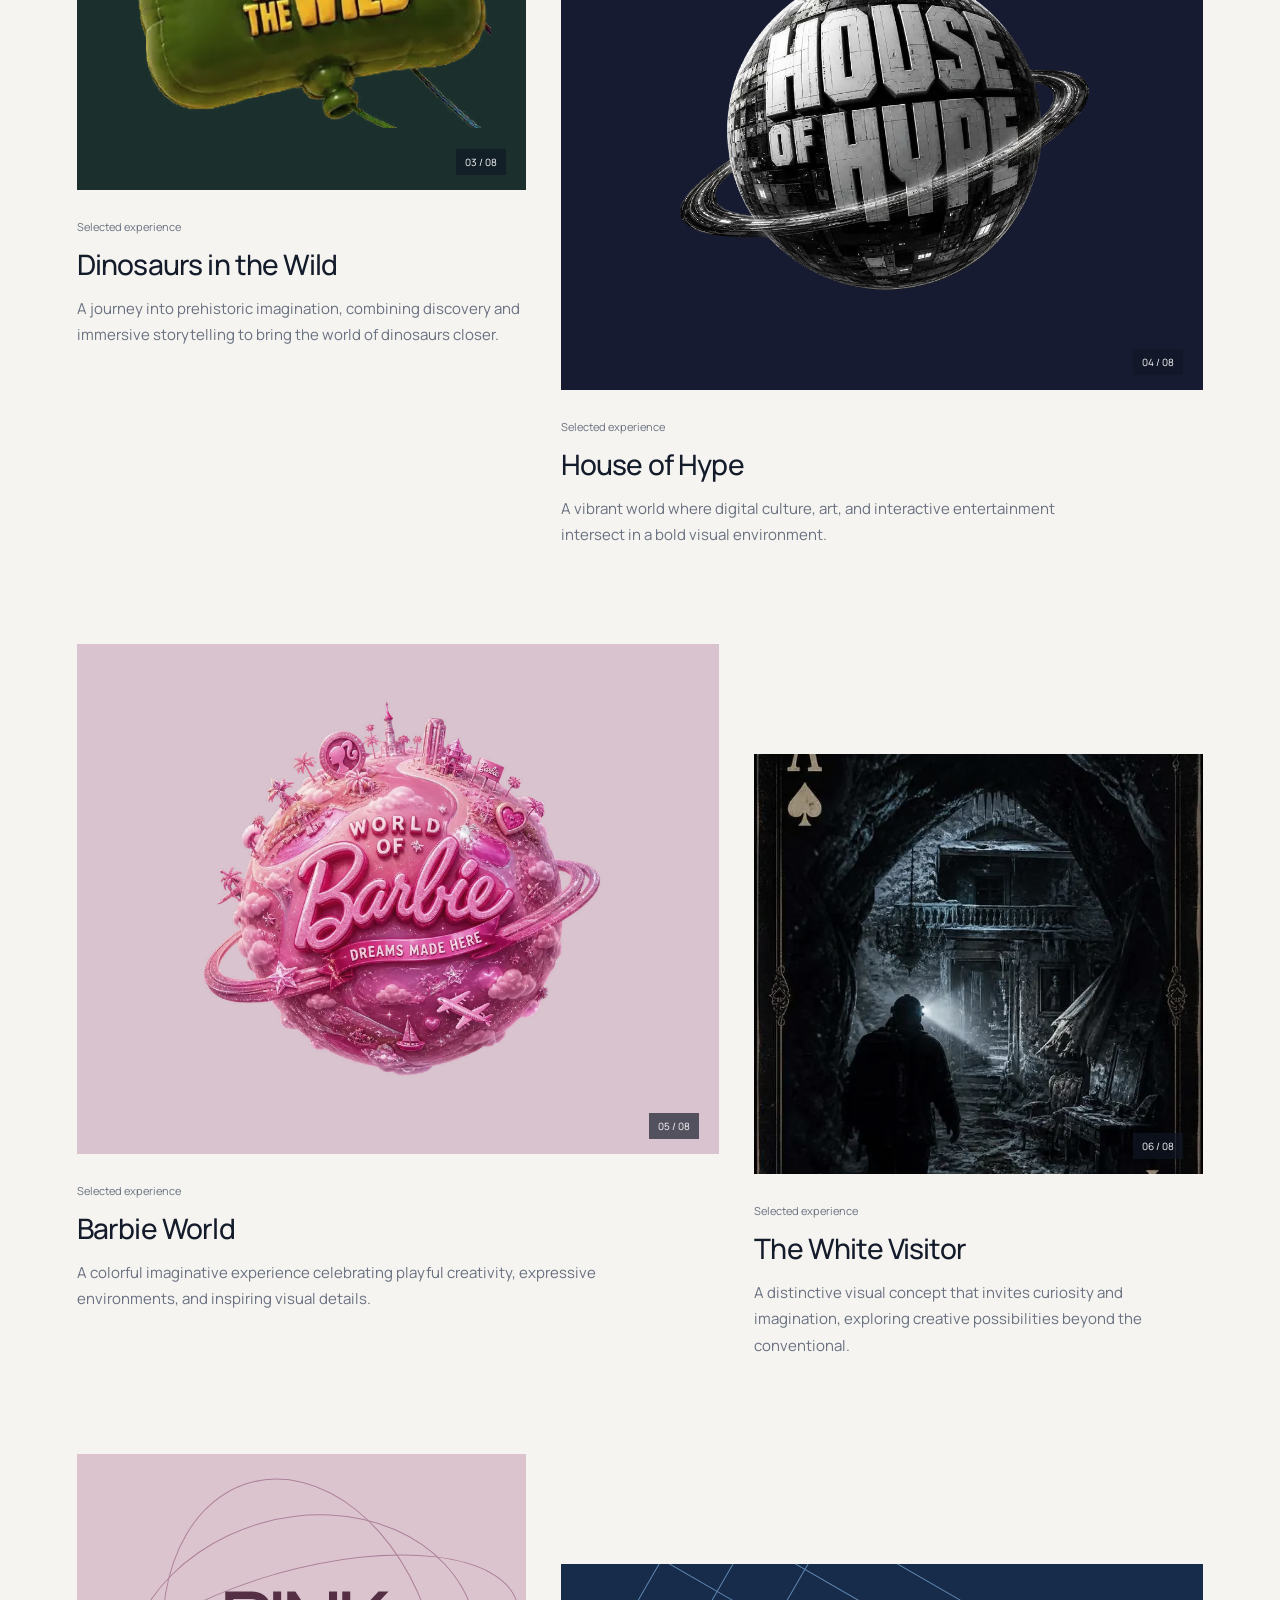
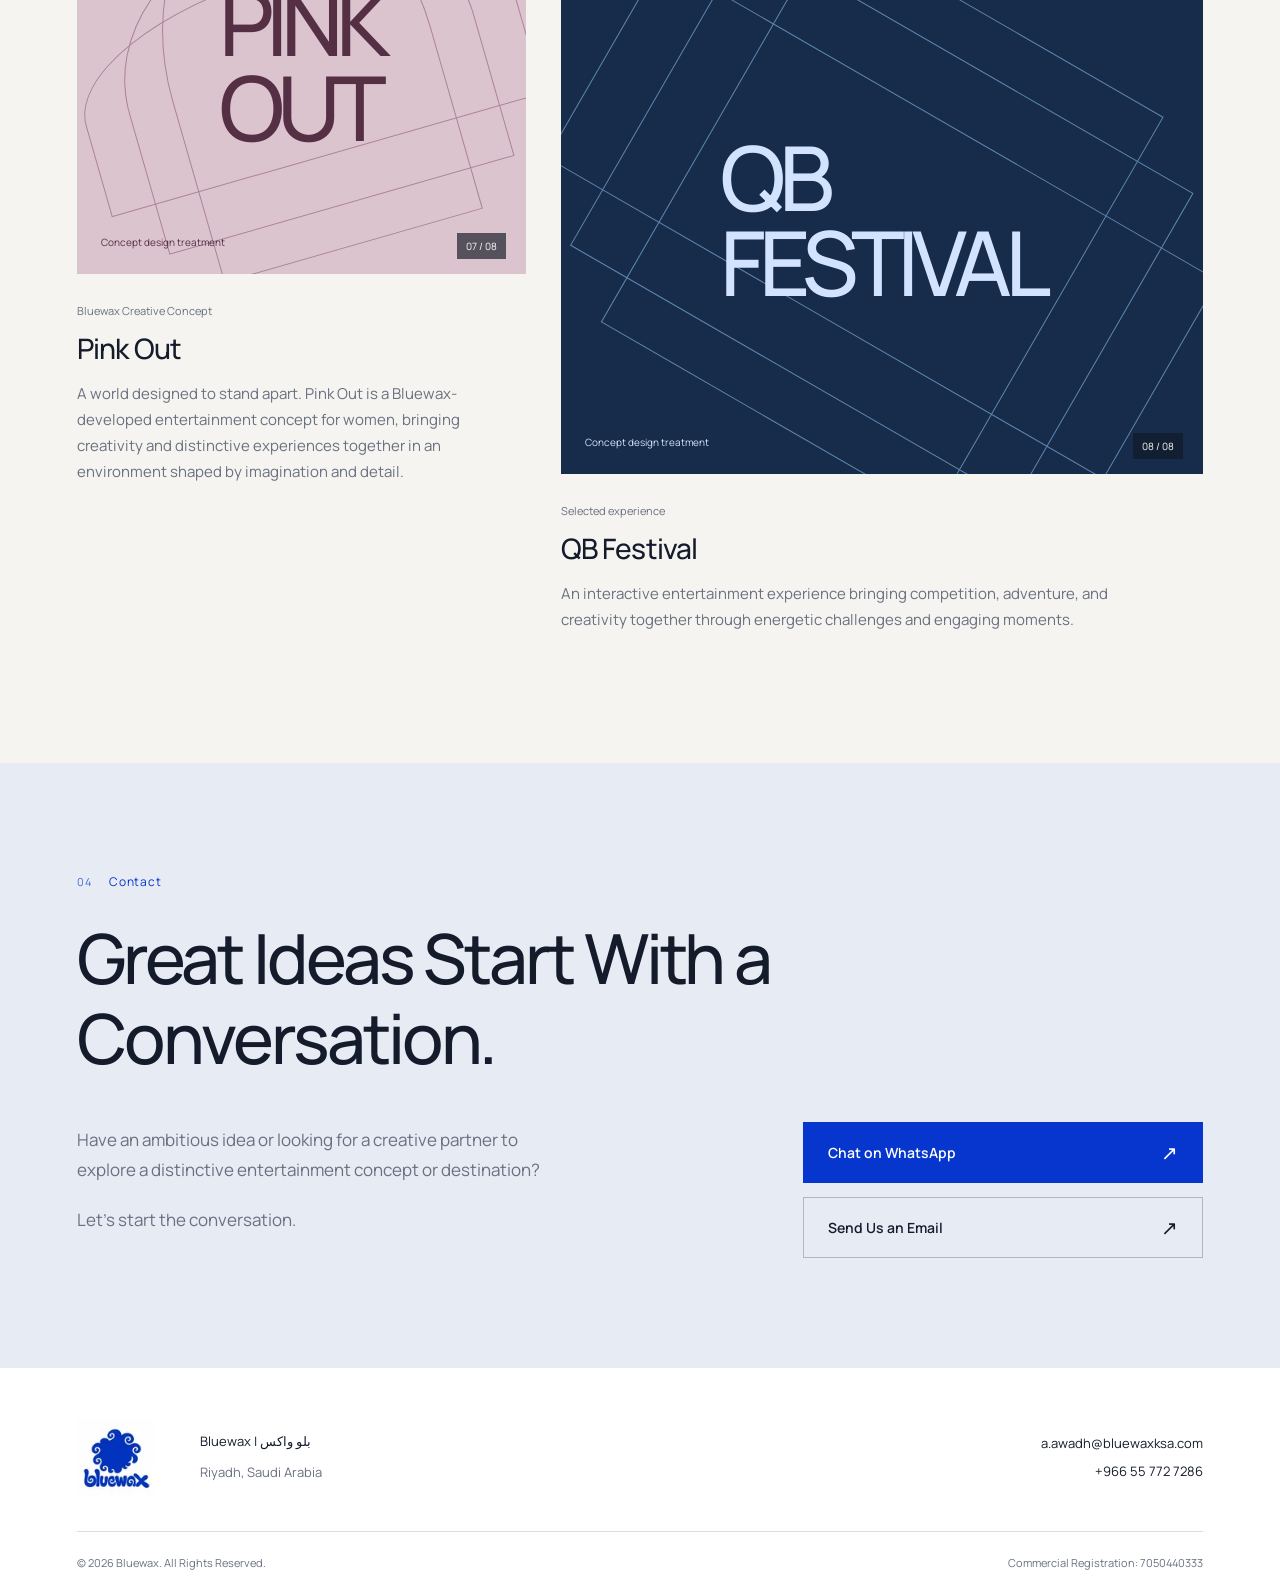
<file: en/work/index.html>
<!doctype html><html lang="en" dir="ltr"><head><meta charset="utf-8"><meta name="viewport" content="width=device-width, initial-scale=1"><title>Bluewax Work | Selected Entertainment Experiences</title><meta name="description" content="Explore selected entertainment experiences in the Bluewax portfolio, including Crystal Maze, House of Hype and the Bluewax creative concept Pink Out."><meta name="theme-color" content="#0b1020"><link rel="canonical" href="https://bluewaxksa.com/en/work/"><link rel="alternate" hreflang="ar" href="https://bluewaxksa.com/work/"><link rel="alternate" hreflang="en" href="https://bluewaxksa.com/en/work/"><link rel="alternate" hreflang="x-default" href="https://bluewaxksa.com/work/"><meta property="og:type" content="website"><meta property="og:site_name" content="Bluewax"><meta property="og:title" content="Bluewax Work | Selected Entertainment Experiences"><meta property="og:description" content="Explore selected entertainment experiences in the Bluewax portfolio, including Crystal Maze, House of Hype and the Bluewax creative concept Pink Out."><meta property="og:url" content="https://bluewaxksa.com/en/work/"><meta property="og:image" content="https://bluewaxksa.com/assets/logo.png"><meta property="og:image:alt" content="Bluewax | بلو واكس"><meta property="og:locale" content="en_US"><meta property="og:locale:alternate" content="ar_SA"><meta name="twitter:card" content="summary"><meta name="twitter:title" content="Bluewax Work | Selected Entertainment Experiences"><meta name="twitter:description" content="Explore selected entertainment experiences in the Bluewax portfolio, including Crystal Maze, House of Hype and the Bluewax creative concept Pink Out."><meta name="twitter:image" content="https://bluewaxksa.com/assets/logo.png"><link rel="icon" type="image/png" href="/assets/favicon.png"><link rel="stylesheet" href="/assets/static/fonts-en-fb7f181bab.css"><link rel="stylesheet" href="/assets/static/site-a84a179111.css"><script src="/assets/static/site-0bbefd2f40.js" defer></script><script type="application/ld+json">{"@context": "https://schema.org", "@graph": [{"@type": "Organization", "@id": "https://bluewaxksa.com/#organization", "name": "Bluewax", "alternateName": "بلو واكس", "url": "https://bluewaxksa.com/", "logo": "https://bluewaxksa.com/assets/logo.png", "email": "a.awadh@bluewaxksa.com", "telephone": "+966557727286", "address": {"@type": "PostalAddress", "addressLocality": "Riyadh", "addressCountry": "SA"}}, {"@type": "WebSite", "@id": "https://bluewaxksa.com/#website", "url": "https://bluewaxksa.com/", "name": "Bluewax", "inLanguage": ["ar", "en"], "publisher": {"@id": "https://bluewaxksa.com/#organization"}}, {"@type": "WebPage", "@id": "https://bluewaxksa.com/en/work/#webpage", "url": "https://bluewaxksa.com/en/work/", "name": "Bluewax Work | Selected Entertainment Experiences", "description": "Explore selected entertainment experiences in the Bluewax portfolio, including Crystal Maze, House of Hype and the Bluewax creative concept Pink Out.", "inLanguage": "en", "isPartOf": {"@id": "https://bluewaxksa.com/#website"}}, {"@type": "BreadcrumbList", "itemListElement": [{"@type": "ListItem", "position": 1, "name": "Home", "item": "https://bluewaxksa.com/en/"}, {"@type": "ListItem", "position": 2, "name": "Our Work", "item": "https://bluewaxksa.com/en/work/"}]}]}</script></head><body class="page-work"><a class="skip" href="#main">Skip to content</a><header class="site-header"><a class="brand" href="/en/" aria-label="Bluewax"><img src="/assets/optimized/logo-192-8eaaf62738.webp" srcset="/assets/optimized/logo-96-35b06030b7.webp 96w, /assets/optimized/logo-192-8eaaf62738.webp 192w" sizes="96px" width="192" height="192" alt="Bluewax" class="" loading="eager" decoding="async"></a><nav id="main-nav" aria-label="Main navigation"><a href="/en/">Home</a><a href="/en/about/">About</a><a href="/en/services/">Expertise</a><a href="/en/work/" aria-current="page">Our Work</a><a href="/en/contact/">Contact</a></nav><div class="header-tools"><div class="language"><a lang="ar" hreflang="ar" href="/work/">AR</a><a lang="en" hreflang="en" href="/en/work/" aria-current="true">EN</a></div><button class="menu-toggle" aria-expanded="false" aria-controls="main-nav" aria-label="Menu"><span></span><span></span></button></div></header><main id="main"><section class="section page-title"><div class="eyebrow"><span></span>Our Work</div><h1>Experiences Beyond the Expected.</h1><p>A curated collection of entertainment worlds, distinctive experiences, and creative concepts that reflect the diversity and possibilities of immersive entertainment.</p></section><section class="section works" id="projects"><div class="section-top"><div><div class="eyebrow"><span>03</span>Selected Experiences</div><h2>Experiences Beyond the Expected.</h2></div><p>A curated collection of entertainment worlds, distinctive experiences, and creative concepts that reflect the diversity and possibilities of immersive entertainment.</p></div><div class="project-grid"><article class="project"><div class="project-visual crystal-maze"><img src="/assets/optimized/crystal-maze-400-21b413662b.webp" srcset="/assets/optimized/crystal-maze-400-21b413662b.webp 400w" sizes="(max-width: 760px) 90vw, (max-width: 1050px) 46vw, 55vw" width="400" height="430" alt="The Crystal Maze" class="project-image" loading="lazy" decoding="async"><span class="project-index">01 / 08</span></div><div class="project-info"><span class="project-type">Selected experience</span><h3>The Crystal Maze</h3><p>An immersive world of challenges, quick decisions, and teamwork, where adventure becomes an engaging interactive experience.</p></div></article><article class="project"><div class="project-visual ramez"><img src="/assets/optimized/ramez-370-63bfb93ff7.webp" srcset="/assets/optimized/ramez-370-63bfb93ff7.webp 370w" sizes="(max-width: 760px) 90vw, (max-width: 1050px) 46vw, 55vw" width="370" height="545" alt="Ramez Experience" class="project-image" loading="lazy" decoding="async"><span class="project-index">02 / 08</span></div><div class="project-info"><span class="project-type">Selected experience</span><h3>Ramez Experience</h3><p>A thrilling entertainment experience inspired by surprise, excitement, and audience interaction.</p></div></article><article class="project"><div class="project-visual dinosaurs"><img src="/assets/optimized/dinosaurs-402-341b845d27.webp" srcset="/assets/optimized/dinosaurs-399-fc91d9b604.webp 399w, /assets/optimized/dinosaurs-402-341b845d27.webp 402w" sizes="(max-width: 760px) 90vw, (max-width: 1050px) 46vw, 55vw" width="402" height="315" alt="Dinosaurs in the Wild" class="project-image" loading="lazy" decoding="async"><span class="project-index">03 / 08</span></div><div class="project-info"><span class="project-type">Selected experience</span><h3>Dinosaurs in the Wild</h3><p>A journey into prehistoric imagination, combining discovery and immersive storytelling to bring the world of dinosaurs closer.</p></div></article><article class="project"><div class="project-visual house-of-hype"><img src="/assets/optimized/house-of-hype-944-a5fc1f3b4a.webp" srcset="/assets/optimized/house-of-hype-400-117787aab7.webp 400w, /assets/optimized/house-of-hype-800-7aeb91d2c5.webp 800w, /assets/optimized/house-of-hype-944-a5fc1f3b4a.webp 944w" sizes="(max-width: 760px) 90vw, (max-width: 1050px) 46vw, 55vw" width="944" height="944" alt="House of Hype" class="project-image" loading="lazy" decoding="async"><span class="project-index">04 / 08</span></div><div class="project-info"><span class="project-type">Selected experience</span><h3>House of Hype</h3><p>A vibrant world where digital culture, art, and interactive entertainment intersect in a bold visual environment.</p></div></article><article class="project"><div class="project-visual barbie"><img src="/assets/optimized/barbie-1200-5688af4b80.webp" srcset="/assets/optimized/barbie-400-c804e54d91.webp 400w, /assets/optimized/barbie-800-56c0afb0ef.webp 800w, /assets/optimized/barbie-1200-5688af4b80.webp 1200w" sizes="(max-width: 760px) 90vw, (max-width: 1050px) 46vw, 55vw" width="1200" height="1200" alt="Barbie World" class="project-image" loading="lazy" decoding="async"><span class="project-index">05 / 08</span></div><div class="project-info"><span class="project-type">Selected experience</span><h3>Barbie World</h3><p>A colorful imaginative experience celebrating playful creativity, expressive environments, and inspiring visual details.</p></div></article><article class="project"><div class="project-visual white-visitor"><img src="/assets/optimized/white-visitor-633-2cfa0e68c7.webp" srcset="/assets/optimized/white-visitor-400-d8e1af3166.webp 400w, /assets/optimized/white-visitor-633-2cfa0e68c7.webp 633w" sizes="(max-width: 760px) 90vw, (max-width: 1050px) 46vw, 55vw" width="633" height="895" alt="The White Visitor" class="project-image" loading="lazy" decoding="async"><span class="project-index">06 / 08</span></div><div class="project-info"><span class="project-type">Selected experience</span><h3>The White Visitor</h3><p>A distinctive visual concept that invites curiosity and imagination, exploring creative possibilities beyond the conventional.</p></div></article><article class="project"><div class="project-visual pinkout"><div class="concept-art"><div class="concept-geometry" aria-hidden="true"><i></i><i></i><i></i></div><strong dir="ltr">PINK<br>OUT</strong><small>Concept design treatment</small></div><span class="project-index">07 / 08</span></div><div class="project-info"><span class="project-type">Bluewax Creative Concept</span><h3>Pink Out</h3><p>A world designed to stand apart. Pink Out is a Bluewax-developed entertainment concept for women, bringing creativity and distinctive experiences together in an environment shaped by imagination and detail.</p></div></article><article class="project"><div class="project-visual qbfestival"><div class="concept-art"><div class="concept-geometry" aria-hidden="true"><i></i><i></i><i></i></div><strong dir="ltr">QB<br>FESTIVAL</strong><small>Concept design treatment</small></div><span class="project-index">08 / 08</span></div><div class="project-info"><span class="project-type">Selected experience</span><h3>QB Festival</h3><p>An interactive entertainment experience bringing competition, adventure, and creativity together through energetic challenges and engaging moments.</p></div></article></div></section><section class="section contact" id="contact"><div class="eyebrow"><span>04</span>Contact</div><h2>Great Ideas Start With a Conversation.</h2><div class="contact-bottom"><div><p>Have an ambitious idea or looking for a creative partner to explore a distinctive entertainment concept or destination?</p><p>Let&#x27;s start the conversation.</p></div><div class="contact-actions"><a href="https://wa.me/966557727286?text=Hello%20Bluewax%20team%2C%20I%20would%20like%20to%20discuss%20a%20potential%20collaboration%20or%20new%20project." class="button" target="_blank" rel="noopener noreferrer">Chat on WhatsApp<span aria-hidden="true">↗</span></a><a href="mailto:a.awadh@bluewaxksa.com" class="button secondary">Send Us an Email<span aria-hidden="true">↗</span></a></div></div></section></main><footer><div class="footer-top"><a href="/en/" class="brand"><img src="/assets/optimized/logo-192-8eaaf62738.webp" srcset="/assets/optimized/logo-96-35b06030b7.webp 96w, /assets/optimized/logo-192-8eaaf62738.webp 192w" sizes="96px" width="192" height="192" alt="Bluewax" class="" loading="eager" decoding="async"></a><div><p class="company-name">Bluewax | بلو واكس</p><p>Riyadh, Saudi Arabia</p></div><div class="footer-contacts"><a href="mailto:a.awadh@bluewaxksa.com">a.awadh@bluewaxksa.com</a><a dir="ltr" href="https://wa.me/966557727286" target="_blank" rel="noopener noreferrer">+966 55 772 7286</a></div></div><div class="footer-bottom"><span>© <span data-year>2026</span> Bluewax. All Rights Reserved.</span><span>Commercial Registration: <bdi>7050440333</bdi></span></div></footer></body></html>
</file>
<file: assets/static/fonts-ar-62089e9844.css>
@font-face {
  font-family: 'IBM Plex Sans Arabic';
  font-style: normal;
  font-weight: 400;
  font-display: swap;
  src: url(/assets/fonts/6010e7fd0dce5d52.woff2) format('woff2');
  unicode-range: U+0600-06FF, U+0750-077F, U+0870-0891, U+0897-08E1, U+08E3-08FF, U+200C-200E, U+2010-2011, U+204F, U+2E41, U+FB50-FDFF, U+FE70-FE74, U+FE76-FEFC, U+102E0-102FB, U+10E60-10E7E, U+10EC2-10EC7, U+10EC9-10EEE, U+10EF0-10EFF, U+1EE00-1EE03, U+1EE05-1EE1F, U+1EE21-1EE22, U+1EE24, U+1EE27, U+1EE29-1EE32, U+1EE34-1EE37, U+1EE39, U+1EE3B, U+1EE42, U+1EE47, U+1EE49, U+1EE4B, U+1EE4D-1EE4F, U+1EE51-1EE52, U+1EE54, U+1EE57, U+1EE59, U+1EE5B, U+1EE5D, U+1EE5F, U+1EE61-1EE62, U+1EE64, U+1EE67-1EE6A, U+1EE6C-1EE72, U+1EE74-1EE77, U+1EE79-1EE7C, U+1EE7E, U+1EE80-1EE89, U+1EE8B-1EE9B, U+1EEA1-1EEA3, U+1EEA5-1EEA9, U+1EEAB-1EEBB, U+1EEF0-1EEF1;
}
@font-face {
  font-family: 'IBM Plex Sans Arabic';
  font-style: normal;
  font-weight: 400;
  font-display: swap;
  src: url(/assets/fonts/9ed8dcb02e6c7246.woff2) format('woff2');
  unicode-range: U+0000-00FF, U+0131, U+0152-0153, U+02BB-02BC, U+02C6, U+02DA, U+02DC, U+0304, U+0308, U+0329, U+2000-206F, U+20AC, U+2122, U+2191, U+2193, U+2212, U+2215, U+FEFF, U+FFFD;
}
@font-face {
  font-family: 'IBM Plex Sans Arabic';
  font-style: normal;
  font-weight: 500;
  font-display: swap;
  src: url(/assets/fonts/90aef64fea9794f2.woff2) format('woff2');
  unicode-range: U+0600-06FF, U+0750-077F, U+0870-0891, U+0897-08E1, U+08E3-08FF, U+200C-200E, U+2010-2011, U+204F, U+2E41, U+FB50-FDFF, U+FE70-FE74, U+FE76-FEFC, U+102E0-102FB, U+10E60-10E7E, U+10EC2-10EC7, U+10EC9-10EEE, U+10EF0-10EFF, U+1EE00-1EE03, U+1EE05-1EE1F, U+1EE21-1EE22, U+1EE24, U+1EE27, U+1EE29-1EE32, U+1EE34-1EE37, U+1EE39, U+1EE3B, U+1EE42, U+1EE47, U+1EE49, U+1EE4B, U+1EE4D-1EE4F, U+1EE51-1EE52, U+1EE54, U+1EE57, U+1EE59, U+1EE5B, U+1EE5D, U+1EE5F, U+1EE61-1EE62, U+1EE64, U+1EE67-1EE6A, U+1EE6C-1EE72, U+1EE74-1EE77, U+1EE79-1EE7C, U+1EE7E, U+1EE80-1EE89, U+1EE8B-1EE9B, U+1EEA1-1EEA3, U+1EEA5-1EEA9, U+1EEAB-1EEBB, U+1EEF0-1EEF1;
}
@font-face {
  font-family: 'IBM Plex Sans Arabic';
  font-style: normal;
  font-weight: 500;
  font-display: swap;
  src: url(/assets/fonts/be6a3b2e37f3ad67.woff2) format('woff2');
  unicode-range: U+0000-00FF, U+0131, U+0152-0153, U+02BB-02BC, U+02C6, U+02DA, U+02DC, U+0304, U+0308, U+0329, U+2000-206F, U+20AC, U+2122, U+2191, U+2193, U+2212, U+2215, U+FEFF, U+FFFD;
}
@font-face {
  font-family: 'IBM Plex Sans Arabic';
  font-style: normal;
  font-weight: 600;
  font-display: swap;
  src: url(/assets/fonts/16734a5adb27b0f3.woff2) format('woff2');
  unicode-range: U+0600-06FF, U+0750-077F, U+0870-0891, U+0897-08E1, U+08E3-08FF, U+200C-200E, U+2010-2011, U+204F, U+2E41, U+FB50-FDFF, U+FE70-FE74, U+FE76-FEFC, U+102E0-102FB, U+10E60-10E7E, U+10EC2-10EC7, U+10EC9-10EEE, U+10EF0-10EFF, U+1EE00-1EE03, U+1EE05-1EE1F, U+1EE21-1EE22, U+1EE24, U+1EE27, U+1EE29-1EE32, U+1EE34-1EE37, U+1EE39, U+1EE3B, U+1EE42, U+1EE47, U+1EE49, U+1EE4B, U+1EE4D-1EE4F, U+1EE51-1EE52, U+1EE54, U+1EE57, U+1EE59, U+1EE5B, U+1EE5D, U+1EE5F, U+1EE61-1EE62, U+1EE64, U+1EE67-1EE6A, U+1EE6C-1EE72, U+1EE74-1EE77, U+1EE79-1EE7C, U+1EE7E, U+1EE80-1EE89, U+1EE8B-1EE9B, U+1EEA1-1EEA3, U+1EEA5-1EEA9, U+1EEAB-1EEBB, U+1EEF0-1EEF1;
}
@font-face {
  font-family: 'IBM Plex Sans Arabic';
  font-style: normal;
  font-weight: 600;
  font-display: swap;
  src: url(/assets/fonts/63f4757271e403f7.woff2) format('woff2');
  unicode-range: U+0000-00FF, U+0131, U+0152-0153, U+02BB-02BC, U+02C6, U+02DA, U+02DC, U+0304, U+0308, U+0329, U+2000-206F, U+20AC, U+2122, U+2191, U+2193, U+2212, U+2215, U+FEFF, U+FFFD;
}
@font-face {
  font-family: 'IBM Plex Sans Arabic';
  font-style: normal;
  font-weight: 700;
  font-display: swap;
  src: url(/assets/fonts/04c730b4292731cc.woff2) format('woff2');
  unicode-range: U+0600-06FF, U+0750-077F, U+0870-0891, U+0897-08E1, U+08E3-08FF, U+200C-200E, U+2010-2011, U+204F, U+2E41, U+FB50-FDFF, U+FE70-FE74, U+FE76-FEFC, U+102E0-102FB, U+10E60-10E7E, U+10EC2-10EC7, U+10EC9-10EEE, U+10EF0-10EFF, U+1EE00-1EE03, U+1EE05-1EE1F, U+1EE21-1EE22, U+1EE24, U+1EE27, U+1EE29-1EE32, U+1EE34-1EE37, U+1EE39, U+1EE3B, U+1EE42, U+1EE47, U+1EE49, U+1EE4B, U+1EE4D-1EE4F, U+1EE51-1EE52, U+1EE54, U+1EE57, U+1EE59, U+1EE5B, U+1EE5D, U+1EE5F, U+1EE61-1EE62, U+1EE64, U+1EE67-1EE6A, U+1EE6C-1EE72, U+1EE74-1EE77, U+1EE79-1EE7C, U+1EE7E, U+1EE80-1EE89, U+1EE8B-1EE9B, U+1EEA1-1EEA3, U+1EEA5-1EEA9, U+1EEAB-1EEBB, U+1EEF0-1EEF1;
}
@font-face {
  font-family: 'IBM Plex Sans Arabic';
  font-style: normal;
  font-weight: 700;
  font-display: swap;
  src: url(/assets/fonts/ae2d59f91ecf9f7e.woff2) format('woff2');
  unicode-range: U+0000-00FF, U+0131, U+0152-0153, U+02BB-02BC, U+02C6, U+02DA, U+02DC, U+0304, U+0308, U+0329, U+2000-206F, U+20AC, U+2122, U+2191, U+2193, U+2212, U+2215, U+FEFF, U+FFFD;
}
@font-face {
  font-family: 'Manrope';
  font-style: normal;
  font-weight: 400;
  font-display: swap;
  src: url(/assets/fonts/8c2def024c1bf31a.woff2) format('woff2');
  unicode-range: U+0000-00FF, U+0131, U+0152-0153, U+02BB-02BC, U+02C6, U+02DA, U+02DC, U+0304, U+0308, U+0329, U+2000-206F, U+20AC, U+2122, U+2191, U+2193, U+2212, U+2215, U+FEFF, U+FFFD;
}
@font-face {
  font-family: 'Manrope';
  font-style: normal;
  font-weight: 500;
  font-display: swap;
  src: url(/assets/fonts/8c2def024c1bf31a.woff2) format('woff2');
  unicode-range: U+0000-00FF, U+0131, U+0152-0153, U+02BB-02BC, U+02C6, U+02DA, U+02DC, U+0304, U+0308, U+0329, U+2000-206F, U+20AC, U+2122, U+2191, U+2193, U+2212, U+2215, U+FEFF, U+FFFD;
}
@font-face {
  font-family: 'Manrope';
  font-style: normal;
  font-weight: 600;
  font-display: swap;
  src: url(/assets/fonts/8c2def024c1bf31a.woff2) format('woff2');
  unicode-range: U+0000-00FF, U+0131, U+0152-0153, U+02BB-02BC, U+02C6, U+02DA, U+02DC, U+0304, U+0308, U+0329, U+2000-206F, U+20AC, U+2122, U+2191, U+2193, U+2212, U+2215, U+FEFF, U+FFFD;
}
@font-face {
  font-family: 'Manrope';
  font-style: normal;
  font-weight: 700;
  font-display: swap;
  src: url(/assets/fonts/8c2def024c1bf31a.woff2) format('woff2');
  unicode-range: U+0000-00FF, U+0131, U+0152-0153, U+02BB-02BC, U+02C6, U+02DA, U+02DC, U+0304, U+0308, U+0329, U+2000-206F, U+20AC, U+2122, U+2191, U+2193, U+2212, U+2215, U+FEFF, U+FFFD;
}
@font-face {
  font-family: 'Manrope';
  font-style: normal;
  font-weight: 800;
  font-display: swap;
  src: url(/assets/fonts/8c2def024c1bf31a.woff2) format('woff2');
  unicode-range: U+0000-00FF, U+0131, U+0152-0153, U+02BB-02BC, U+02C6, U+02DA, U+02DC, U+0304, U+0308, U+0329, U+2000-206F, U+20AC, U+2122, U+2191, U+2193, U+2212, U+2215, U+FEFF, U+FFFD;
}
</file>
<file: assets/static/site-a84a179111.css>
:root{--blue:#0736ce;--ink:#141b2b;--navy:#0b1020;--paper:#f5f4f0;--muted:#697080;--line:#dcdedc;--space:clamp(24px,6vw,100px)}*{box-sizing:border-box}html{scroll-behavior:smooth;scroll-padding-top:100px}body{margin:0;background:var(--paper);color:var(--ink);font-family:'IBM Plex Sans Arabic',sans-serif;-webkit-font-smoothing:antialiased}html[lang=en] body{font-family:Manrope,sans-serif}a{color:inherit;text-decoration:none}button{font:inherit}img{display:block;max-width:100%}figure{margin:0}p{font-size:clamp(16px,1.2vw,19px);line-height:1.95;color:var(--muted);margin:0 0 20px}h1,h2,h3{margin:0;font-weight:500}h1{font-size:clamp(52px,6.6vw,106px);line-height:1.3;letter-spacing:-.04em}h2{font-size:clamp(34px,4vw,65px);line-height:1.45;letter-spacing:-.035em}h3{font-size:clamp(25px,2.2vw,36px);line-height:1.45}html[lang=en] h1{line-height:1.08;letter-spacing:-.055em;font-weight:500}html[lang=en] h2{line-height:1.15;letter-spacing:-.045em}html[lang=en] h3{line-height:1.3;letter-spacing:-.03em}html[lang=en] p{line-height:1.75}.site-header{height:96px;padding:10px var(--space);display:flex;align-items:center;justify-content:space-between;gap:35px;position:sticky;top:0;z-index:50;background:#fffffff5;border-bottom:1px solid #e7e7e7;backdrop-filter:blur(12px)}.brand{display:block;flex-shrink:0}.brand img{width:78px;height:78px;object-fit:contain}.site-header nav{display:flex;gap:clamp(20px,3vw,46px);align-items:center}.site-header nav a{font-size:14px;position:relative;padding:14px 0}.site-header nav a:after{content:'';position:absolute;bottom:6px;inset-inline-start:0;width:0;height:2px;background:var(--blue);transition:width .25s}.site-header nav a:hover:after,.site-header nav a[aria-current=page]:after{width:100%}.header-tools{display:flex;align-items:center;gap:24px}.language{display:flex;direction:ltr;gap:14px;font:12px Manrope,sans-serif}.language a{color:#717784}.language [aria-current=true]{color:var(--blue);font-weight:800}.menu-toggle{display:none;width:40px;height:40px;background:none;border:0;padding:8px}.menu-toggle span{display:block;height:1px;background:var(--ink);margin:7px 0}.skip{position:fixed;top:-80px;inset-inline-start:10px;background:var(--blue);color:#fff;padding:15px;z-index:99}.skip:focus{top:10px}a:focus-visible,button:focus-visible{outline:3px solid #b48a26;outline-offset:5px}.section{padding:110px var(--space)}.eyebrow{display:flex;align-items:center;gap:18px;font-size:12px;letter-spacing:.06em;margin-bottom:28px;color:var(--blue)}.eyebrow span:empty{display:none}.eyebrow span{font:11px Manrope,sans-serif;opacity:.7}.dark{background:var(--navy);color:#fff}.dark p{color:#bbc0cc}.dark .eyebrow{color:#b8caff}.hero{position:relative;min-height:720px;height:calc(100svh - 96px);max-height:1050px;overflow:hidden;display:flex;align-items:center}.hero-media,.hero-overlay{position:absolute;inset:0}.hero-media img{width:100%;height:100%;object-fit:cover;object-position:50% 42%;filter:saturate(.48) brightness(.56);transform:scale(1.03)}.hero-overlay{background:linear-gradient(90deg,rgba(7,13,29,.1),rgba(7,13,29,.85))}html[lang=en] .hero-overlay{background:linear-gradient(90deg,rgba(7,13,29,.85),rgba(7,13,29,.15))}.hero-content{position:relative;z-index:2;width:100%;padding:70px var(--space) 110px}.hero h1{max-width:900px}.hero p{max-width:670px;color:#e0e3eb;margin:30px 0 36px}.hero-actions{display:flex;gap:14px;flex-wrap:wrap}.button{display:inline-flex;justify-content:space-between;align-items:center;gap:40px;padding:16px 24px;font-size:14px;font-weight:600;background:var(--blue);border:1px solid var(--blue);color:#fff;transition:background .25s,transform .25s}.button:hover{background:#062aa2;transform:translateY(-2px)}.button span{font:20px Manrope,sans-serif}.button.white{background:#fff;border-color:#fff;color:var(--ink)}.button.white:hover{background:#e1e6f2}.button.ghost{background:transparent;border-color:#a7aebb;color:#fff}.button.ghost:hover{background:#ffffff14}.button.secondary{background:transparent;color:var(--ink);border-color:#b3b6bf}.button.secondary:hover{background:#e7e8ed}.hero-caption{position:absolute;bottom:28px;inset-inline:var(--space);display:flex;justify-content:space-between;gap:25px;font-size:11px;color:#c1c7d4;z-index:2;border-top:1px solid #ffffff35;padding-top:18px}.about{display:grid;grid-template-columns:1.05fr .8fr;gap:10vw;align-items:center}.about h2{margin-bottom:34px}.about p{max-width:650px}.about-art{height:640px;position:relative;background:#162030;overflow:hidden}.about-art img{width:100%;height:100%;object-fit:cover;object-position:center;filter:saturate(.7);transition:transform .7s}.about-art:hover img{transform:scale(1.025)}figcaption{position:absolute;bottom:0;inset-inline:0;padding:16px 22px;background:#101724c9;color:white;font-size:10px}.expertise{background:#eaece9}.expertise>h2{max-width:790px;margin-bottom:60px}.disciplines{display:grid;grid-template-columns:repeat(3,minmax(0,1fr));gap:32px}.discipline-art{height:300px;background:#111a30;overflow:hidden;position:relative;margin-bottom:30px}.discipline-art>img{width:100%;height:100%;object-fit:cover;filter:brightness(.7) saturate(.45);transition:transform .7s}.discipline:hover img{transform:scale(1.04)}.discipline-no{position:absolute;top:18px;inset-inline-start:20px;font:14px Manrope;color:#fff}.discipline h3{margin:0 0 18px}.discipline p{font-size:15px}.discipline-lines{height:100%;display:flex;justify-content:center;align-items:center;transform:rotate(-24deg)}.discipline-lines i{display:block;width:80px;height:160px;border:1px solid #8497c9;margin:-14px;background:#122243}.discipline-lines i:nth-child(2){transform:translateY(-20px);background:#213b77}.statement{position:relative;overflow:hidden;padding-block:135px}.statement h2{font-size:clamp(45px,5.6vw,88px);max-width:1050px;position:relative}.statement p{max-width:630px;margin:35px 0 0;position:relative}.statement-mark{position:absolute;inset-inline-end:8%;top:-40px;font:420px Manrope;color:#1d2a4f;line-height:1;pointer-events:none}.section-top{display:grid;grid-template-columns:1.2fr 1fr;gap:10vw;align-items:end;margin-bottom:65px}.section-top h2{max-width:620px}.section-top p{font-size:16px;margin:0}.project-grid{display:grid;grid-template-columns:repeat(12,minmax(0,1fr));gap:75px 35px}.project{grid-column:span 5;min-width:0}.project:nth-child(4n+1),.project:nth-child(4n+4){grid-column:span 7}.project:nth-child(even){padding-top:110px}.project-visual{height:420px;position:relative;overflow:hidden;background:#111a2b}.project:nth-child(4n+1) .project-visual,.project:nth-child(4n+4) .project-visual{height:510px}.project-image{width:100%;height:100%;object-fit:contain;padding:35px;transition:transform .7s;filter:saturate(.8)}.project:hover .project-image{transform:scale(1.035)}.white-visitor .project-image{padding:0;object-fit:cover;object-position:center 35%}.barbie{background:#d9c3ce}.dinosaurs{background:#1b302c}.house-of-hype{background:#171b31}.ramez{background:#20202c}.project-index{position:absolute;bottom:15px;inset-inline-end:20px;font:10px Manrope;color:#fff;background:#101725a8;padding:6px 9px;direction:ltr}.project-info{padding-top:24px}.project-type{font-size:11px;color:var(--muted)}.project h3{margin:10px 0 14px}.project p{font-size:15px;max-width:560px}.pinkout{background:#dcc4cf}.qbfestival{background:#172b4a}.concept-art{position:relative;isolation:isolate;display:flex;flex-direction:column;align-items:center;justify-content:center;width:100%;height:100%;overflow:hidden;color:#553044}.concept-art strong{font:500 clamp(50px,7vw,105px)/.95 Manrope;letter-spacing:-.08em;z-index:1}.concept-art small{position:absolute;bottom:25px;inset-inline-start:24px;font-size:10px}.concept-geometry{position:absolute;inset:0;display:flex;justify-content:center;align-items:center;transform:rotate(-16deg)}.concept-geometry i{position:absolute;border:1px solid #ac829a;width:80%;height:70%;border-radius:50% 50% 0 0}.concept-geometry i:nth-child(2){width:60%;height:90%}.concept-geometry i:nth-child(3){width:100%;height:45%}.qbfestival .concept-art{color:#d2e3ff}.qbfestival .concept-geometry{transform:rotate(30deg)}.qbfestival .concept-geometry i{border-radius:0;border-color:#5e86b0}.vision-layout{display:grid;grid-template-columns:1.2fr .8fr;gap:10vw;align-items:center}.mission{display:grid;grid-template-columns:.3fr 1fr 1fr;gap:45px;align-items:start;border-bottom:1px solid var(--line)}.mission h2{font-size:38px}.mission p{font-size:16px}.contact{background:#e7ebf4}.contact h2,.contact h1{max-width:1000px;font-size:clamp(42px,5.4vw,82px);line-height:1.35}.contact-bottom{display:grid;grid-template-columns:1fr 1fr;gap:10vw;margin-top:45px;align-items:center}.contact-bottom p{font-size:17px}.contact-actions{display:flex;flex-direction:column;gap:14px;max-width:400px;width:100%;justify-self:end}.contact-page{padding-block:110px 140px;min-height:72vh}footer{background:white;padding:50px var(--space) 25px}.footer-top{display:grid;grid-template-columns:auto 1fr 1fr;gap:45px;align-items:center}.footer-top p{font-size:13px;margin:0}.footer-top .company-name{color:var(--ink);margin-bottom:8px}.footer-contacts{display:flex;flex-direction:column;gap:10px;align-items:end;font:13px Manrope,sans-serif}.footer-bottom{border-top:1px solid var(--line);display:flex;justify-content:space-between;gap:25px;margin-top:35px;padding-top:23px;font-size:11px;color:var(--muted)}.page-title{padding-block:80px 70px;border-bottom:1px solid var(--line)}.page-title h1{max-width:1100px;font-size:clamp(44px,5.6vw,86px)}.page-title p{max-width:720px;margin-top:30px}.page-work .works>.section-top{display:none}.reveal{opacity:0;transform:translateY(15px);transition:opacity .6s,transform .6s}.reveal.in-view{opacity:1;transform:none}
@media(min-width:1600px){.hero-content,.section,footer{padding-inline:max(6vw,calc((100vw - 1440px)/2))}}@media(max-width:1050px){.site-header{gap:20px}.site-header nav{gap:20px}.site-header nav a{font-size:12px}.about{gap:55px}.about-art{height:520px}.disciplines{gap:20px}.discipline-art{height:250px}.project-grid{gap:45px 25px}.project-visual{height:330px}.project:nth-child(4n+1) .project-visual,.project:nth-child(4n+4) .project-visual{height:420px}.mission{grid-template-columns:1fr 1fr}.mission>.eyebrow{grid-column:1/-1;margin:0}.contact-bottom{gap:45px}.section{padding-block:85px}}@media(max-width:760px){.site-header{height:80px}.brand img{width:62px;height:62px}.menu-toggle{display:block}.site-header nav{display:none;position:absolute;top:79px;left:0;right:0;background:white;padding:25px var(--space);border-bottom:1px solid var(--line);align-items:stretch;gap:0}.site-header nav.is-open{display:flex;flex-direction:column}.site-header nav a{padding:15px 0;font-size:16px}.hero{height:auto;min-height:720px}.hero-content{padding-block:85px 130px}.hero h1{font-size:65px;max-width:600px}.hero p{font-size:17px}.hero-caption{font-size:10px}.about,.section-top,.vision-layout,.contact-bottom{grid-template-columns:1fr;gap:40px}.about-art{height:460px;max-width:540px;width:100%}.disciplines{grid-template-columns:1fr}.discipline{display:grid;grid-template-columns:.75fr 1fr;gap:0 26px}.discipline-art{grid-row:span 2;height:245px}.discipline h3{align-self:end}.discipline p{font-size:14px}.project-grid{grid-template-columns:1fr 1fr;gap:45px 20px}.project,.project:nth-child(4n+1),.project:nth-child(4n+4){grid-column:span 1}.project:nth-child(even){padding-top:65px}.project-visual,.project:nth-child(4n+1) .project-visual,.project:nth-child(4n+4) .project-visual{height:310px}.project-image{padding:18px}.project h3{font-size:25px}.project p{font-size:14px}.project-type{font-size:10px}.contact-actions{justify-self:start;max-width:100%}.mission{gap:25px}.mission h2{font-size:32px}.footer-top{grid-template-columns:auto 1fr;gap:25px}.footer-contacts{grid-column:1/-1;align-items:start}.statement-mark{font-size:300px}.page-title h1{font-size:52px}}@media(max-width:480px){h2{font-size:35px}.section{padding-block:65px}.hero h1{font-size:58px}.hero-content{padding-top:70px}.hero{min-height:740px}.hero-actions{flex-direction:column;align-items:stretch}.hero-actions .button{font-size:13px}.hero-caption{flex-direction:column;gap:5px}.hero .eyebrow{font-size:10px}.hero p{font-size:16px}.about-art{height:430px}.discipline{display:block}.discipline-art{height:300px}.discipline h3{font-size:28px}.discipline p{font-size:16px}.project-grid{grid-template-columns:1fr;gap:36px}.project:nth-child(even){padding-top:0}.project-visual,.project:nth-child(4n+1) .project-visual,.project:nth-child(4n+4) .project-visual{height:380px}.project-image{padding:35px}.project p{font-size:15px}.concept-art strong{font-size:87px}.mission{grid-template-columns:1fr}.footer-bottom{flex-direction:column;gap:10px}.contact h1,.contact h2{font-size:42px}.contact-bottom{margin-top:25px}.page-title h1{font-size:43px}.statement h2{font-size:44px}.section-top{margin-bottom:35px}.header-tools{gap:12px}.language{gap:10px}}
@media(prefers-reduced-motion:reduce){html{scroll-behavior:auto}*,*:before,*:after{transition:none!important;animation:none!important}.reveal{opacity:1;transform:none}}
</file>
<file: assets/static/fonts-en-fb7f181bab.css>
@font-face {
  font-family: 'Manrope';
  font-style: normal;
  font-weight: 400;
  font-display: swap;
  src: url(/assets/fonts/8c2def024c1bf31a.woff2) format('woff2');
  unicode-range: U+0000-00FF, U+0131, U+0152-0153, U+02BB-02BC, U+02C6, U+02DA, U+02DC, U+0304, U+0308, U+0329, U+2000-206F, U+20AC, U+2122, U+2191, U+2193, U+2212, U+2215, U+FEFF, U+FFFD;
}
@font-face {
  font-family: 'Manrope';
  font-style: normal;
  font-weight: 500;
  font-display: swap;
  src: url(/assets/fonts/8c2def024c1bf31a.woff2) format('woff2');
  unicode-range: U+0000-00FF, U+0131, U+0152-0153, U+02BB-02BC, U+02C6, U+02DA, U+02DC, U+0304, U+0308, U+0329, U+2000-206F, U+20AC, U+2122, U+2191, U+2193, U+2212, U+2215, U+FEFF, U+FFFD;
}
@font-face {
  font-family: 'Manrope';
  font-style: normal;
  font-weight: 600;
  font-display: swap;
  src: url(/assets/fonts/8c2def024c1bf31a.woff2) format('woff2');
  unicode-range: U+0000-00FF, U+0131, U+0152-0153, U+02BB-02BC, U+02C6, U+02DA, U+02DC, U+0304, U+0308, U+0329, U+2000-206F, U+20AC, U+2122, U+2191, U+2193, U+2212, U+2215, U+FEFF, U+FFFD;
}
@font-face {
  font-family: 'Manrope';
  font-style: normal;
  font-weight: 700;
  font-display: swap;
  src: url(/assets/fonts/8c2def024c1bf31a.woff2) format('woff2');
  unicode-range: U+0000-00FF, U+0131, U+0152-0153, U+02BB-02BC, U+02C6, U+02DA, U+02DC, U+0304, U+0308, U+0329, U+2000-206F, U+20AC, U+2122, U+2191, U+2193, U+2212, U+2215, U+FEFF, U+FFFD;
}
@font-face {
  font-family: 'Manrope';
  font-style: normal;
  font-weight: 800;
  font-display: swap;
  src: url(/assets/fonts/8c2def024c1bf31a.woff2) format('woff2');
  unicode-range: U+0000-00FF, U+0131, U+0152-0153, U+02BB-02BC, U+02C6, U+02DA, U+02DC, U+0304, U+0308, U+0329, U+2000-206F, U+20AC, U+2122, U+2191, U+2193, U+2212, U+2215, U+FEFF, U+FFFD;
}
</file>
